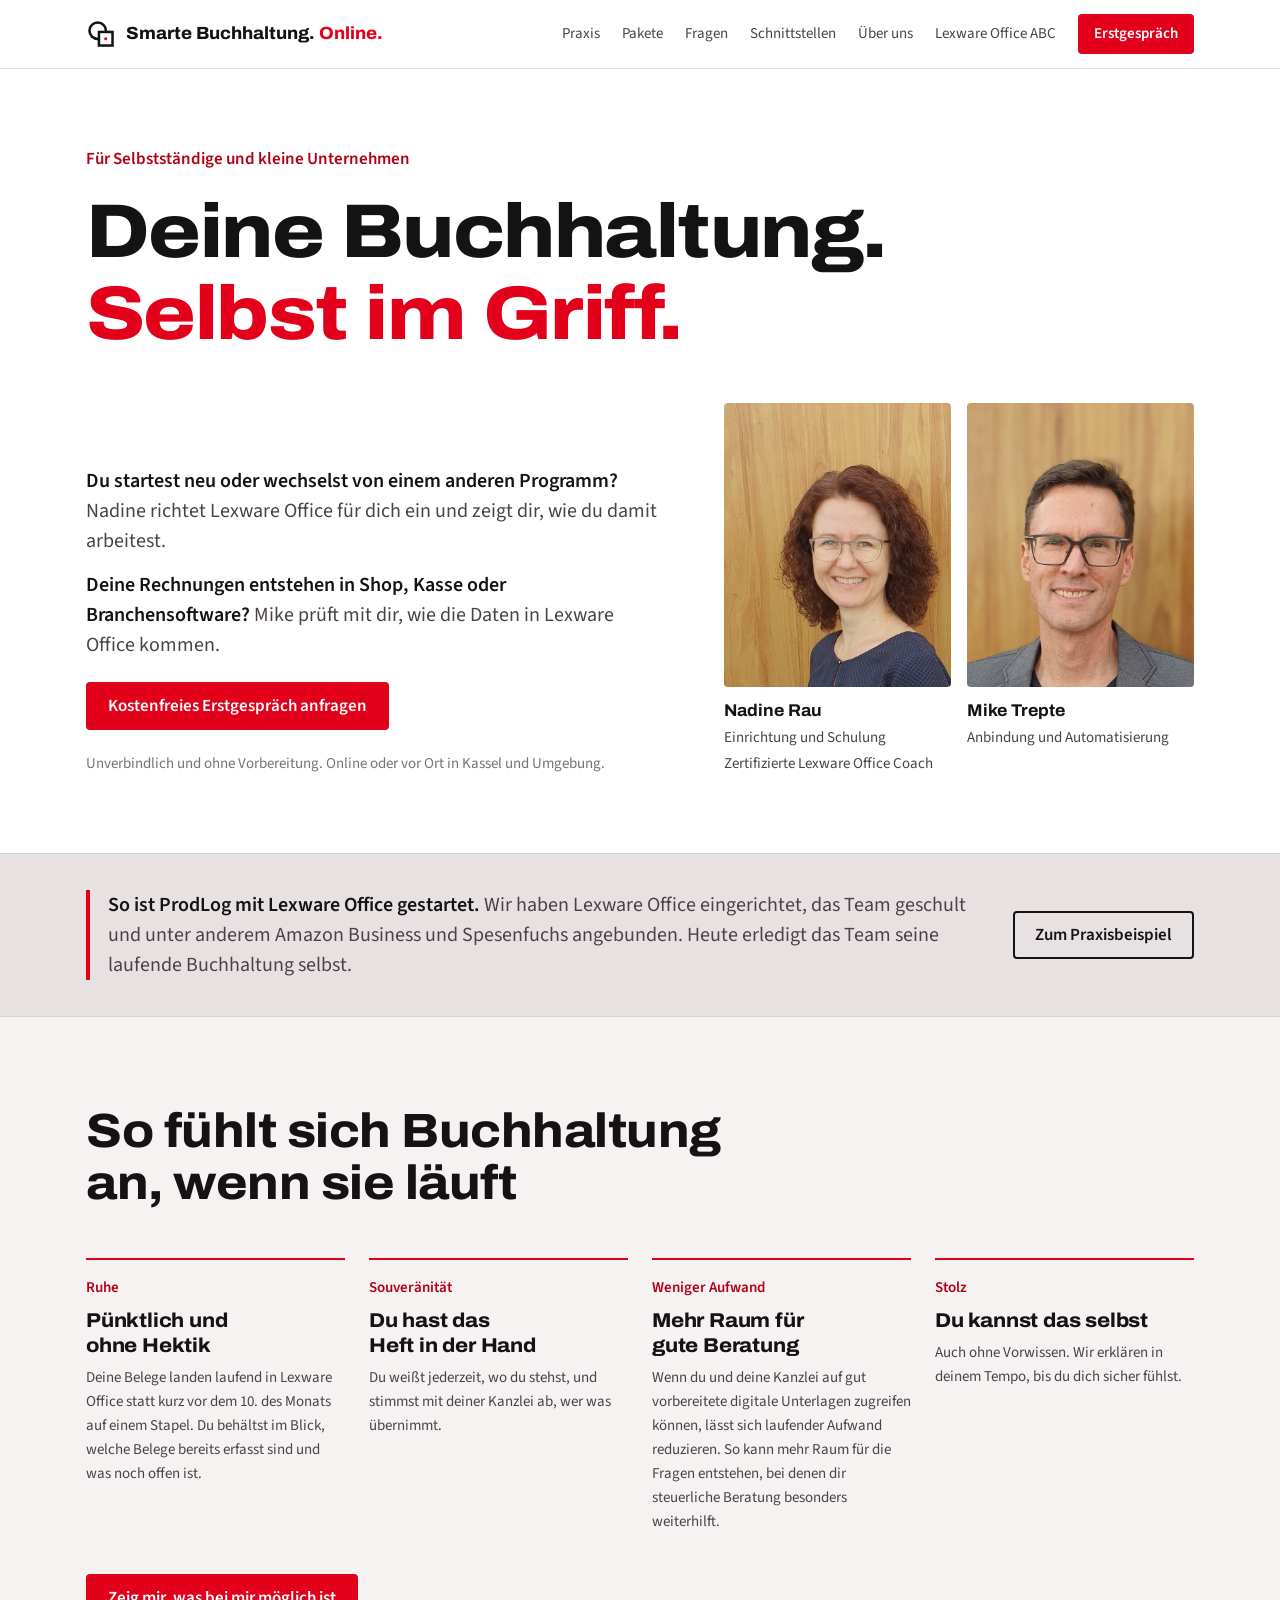
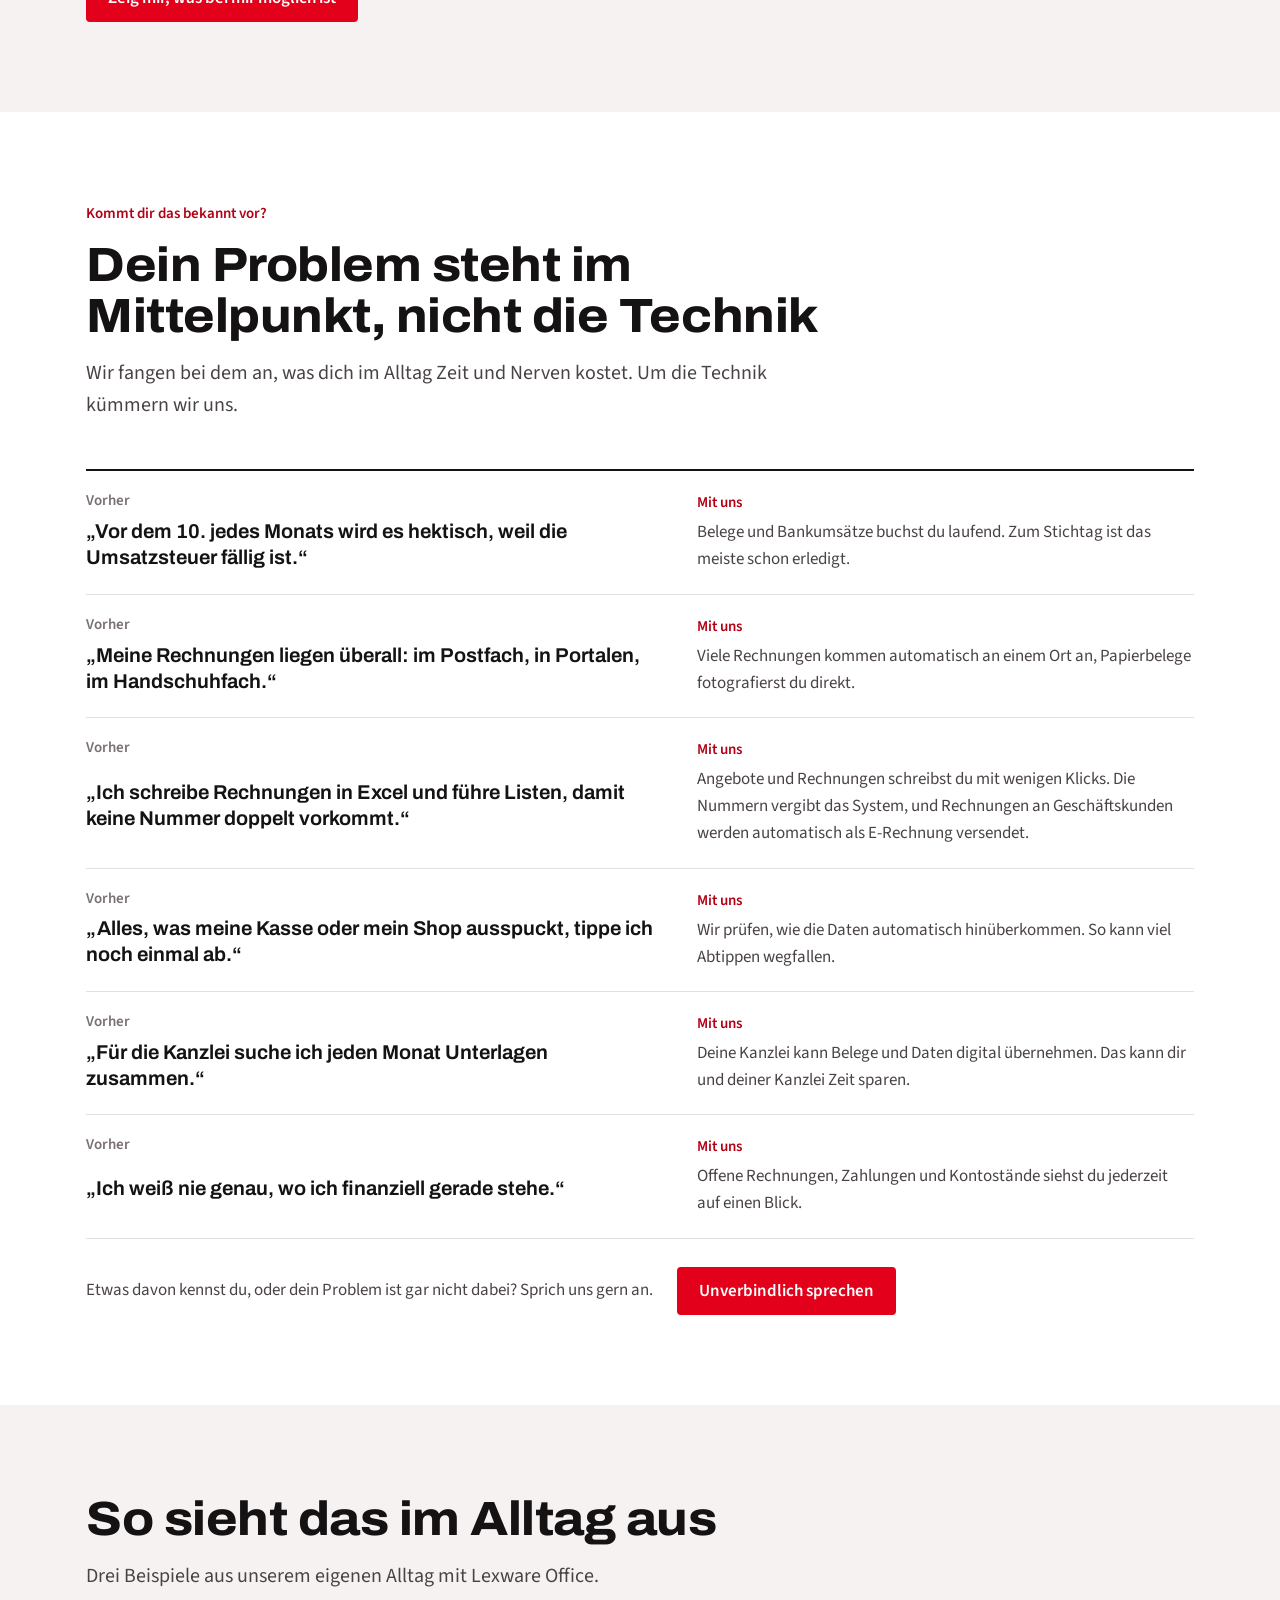
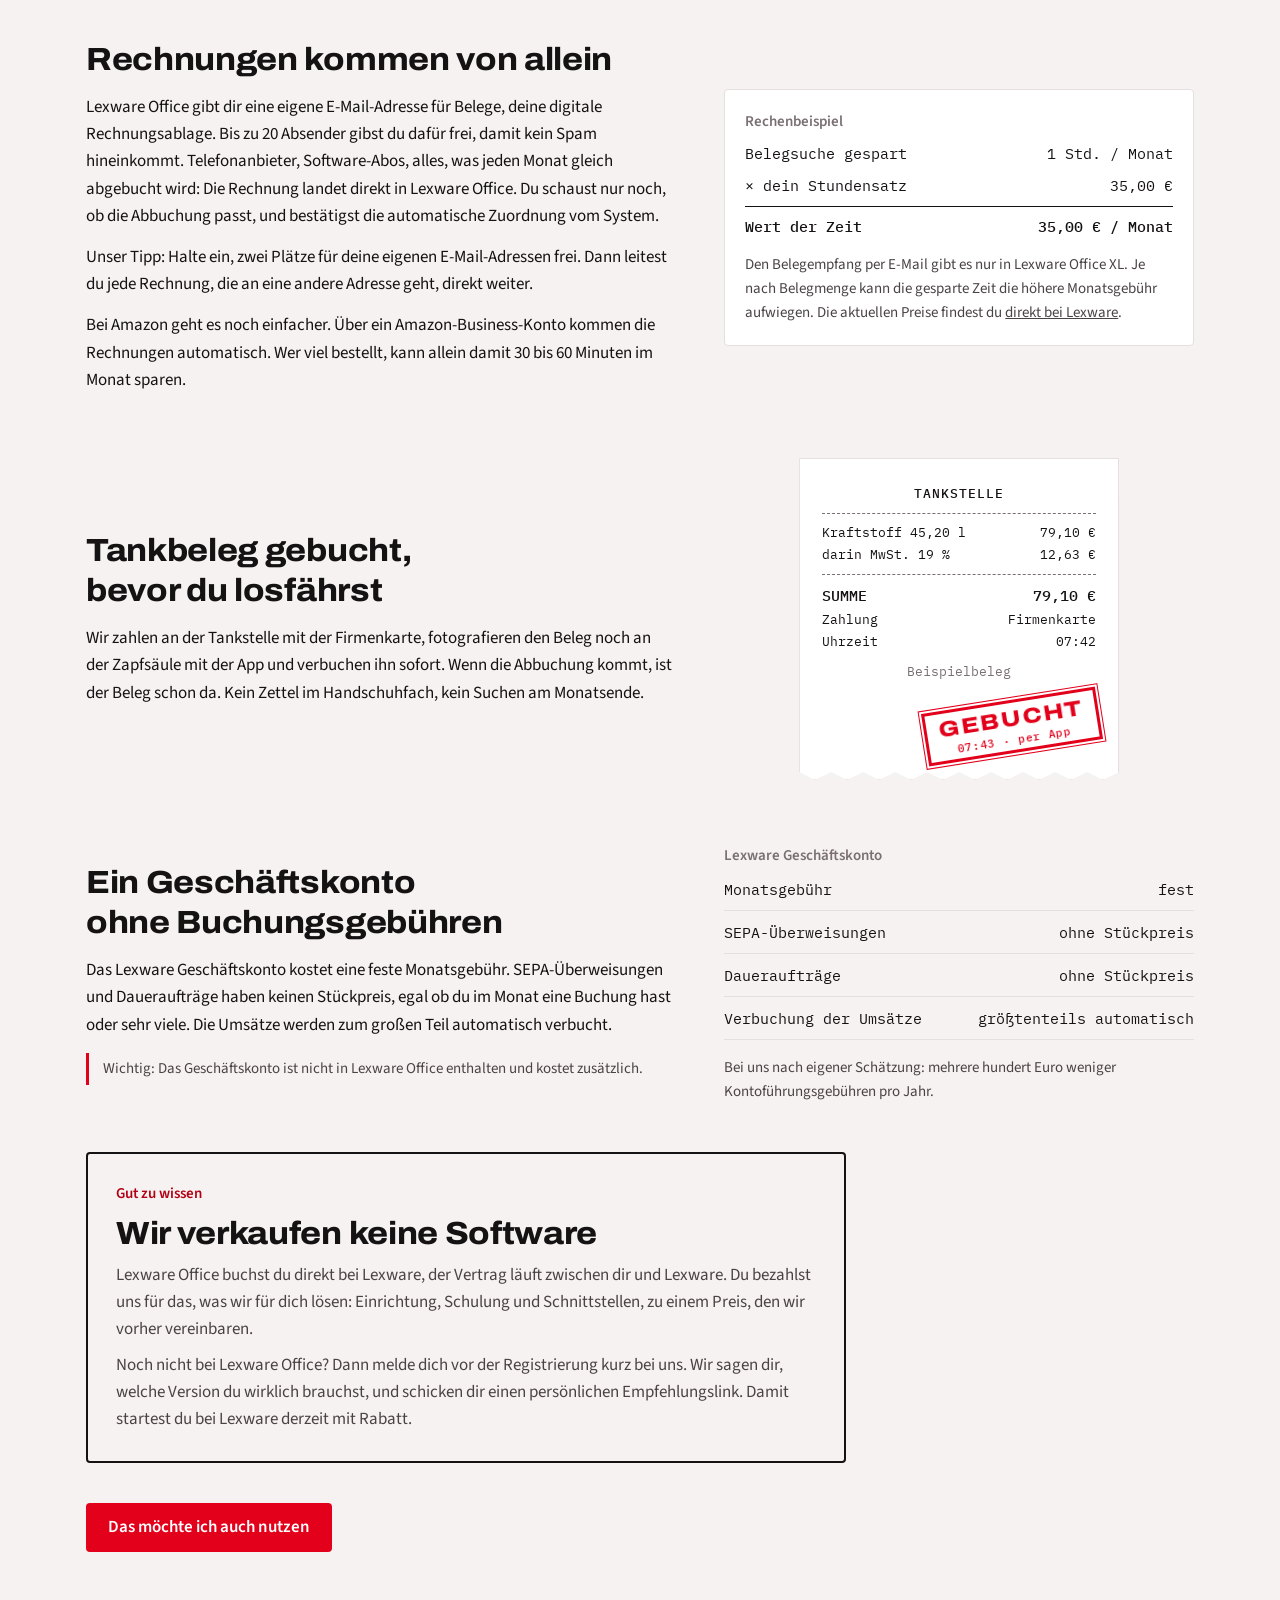
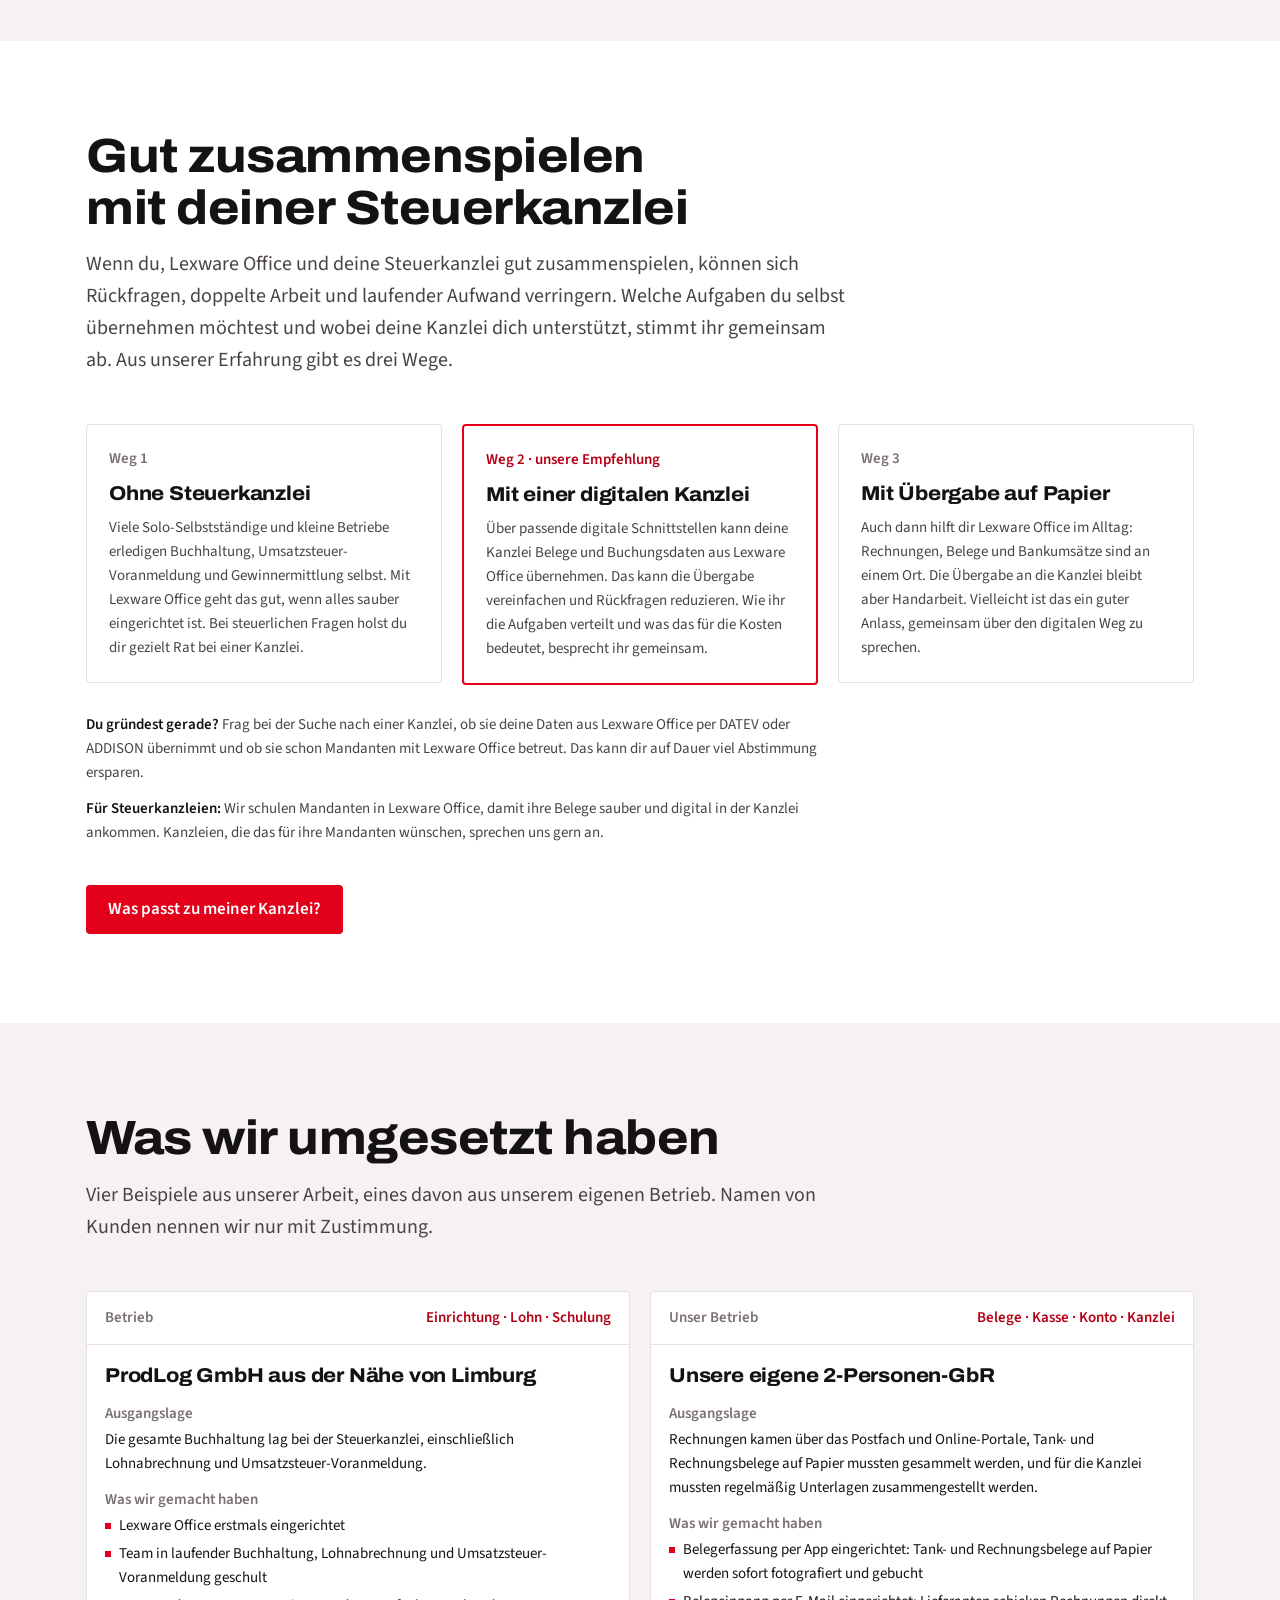
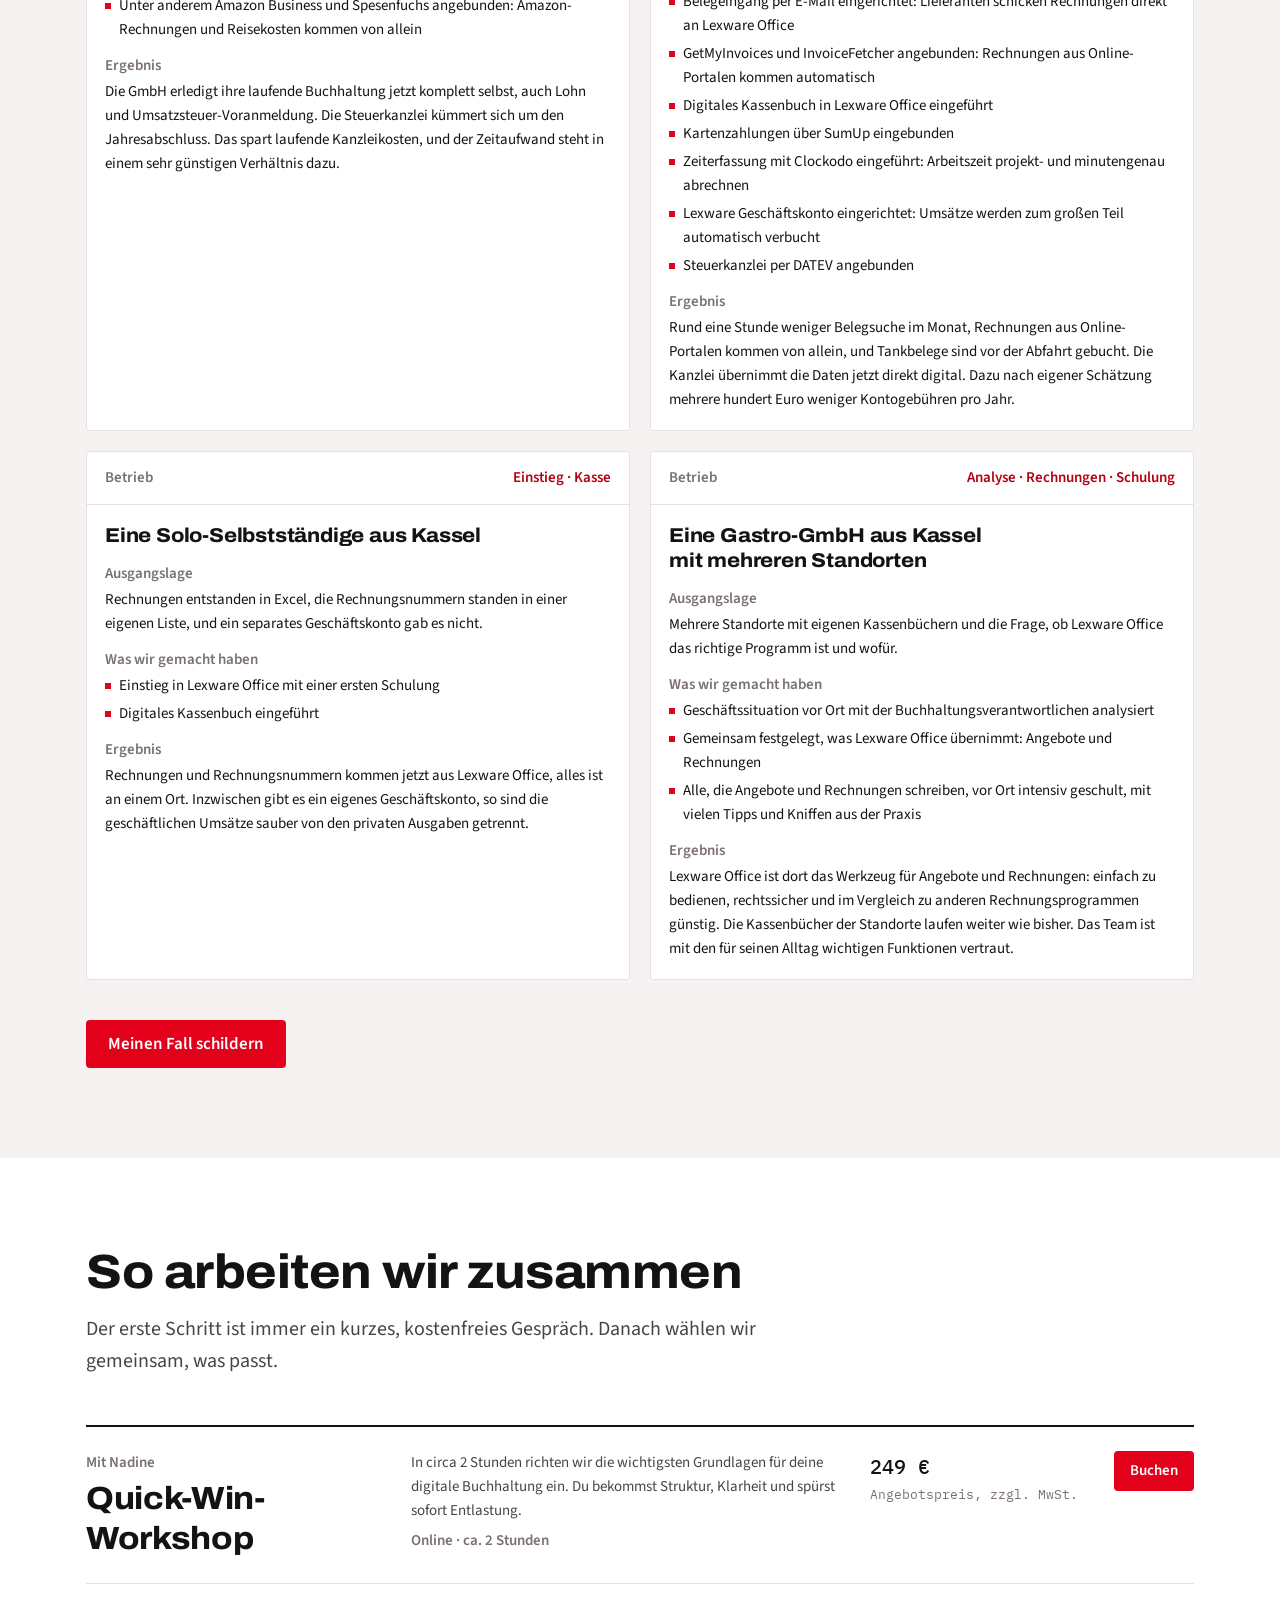
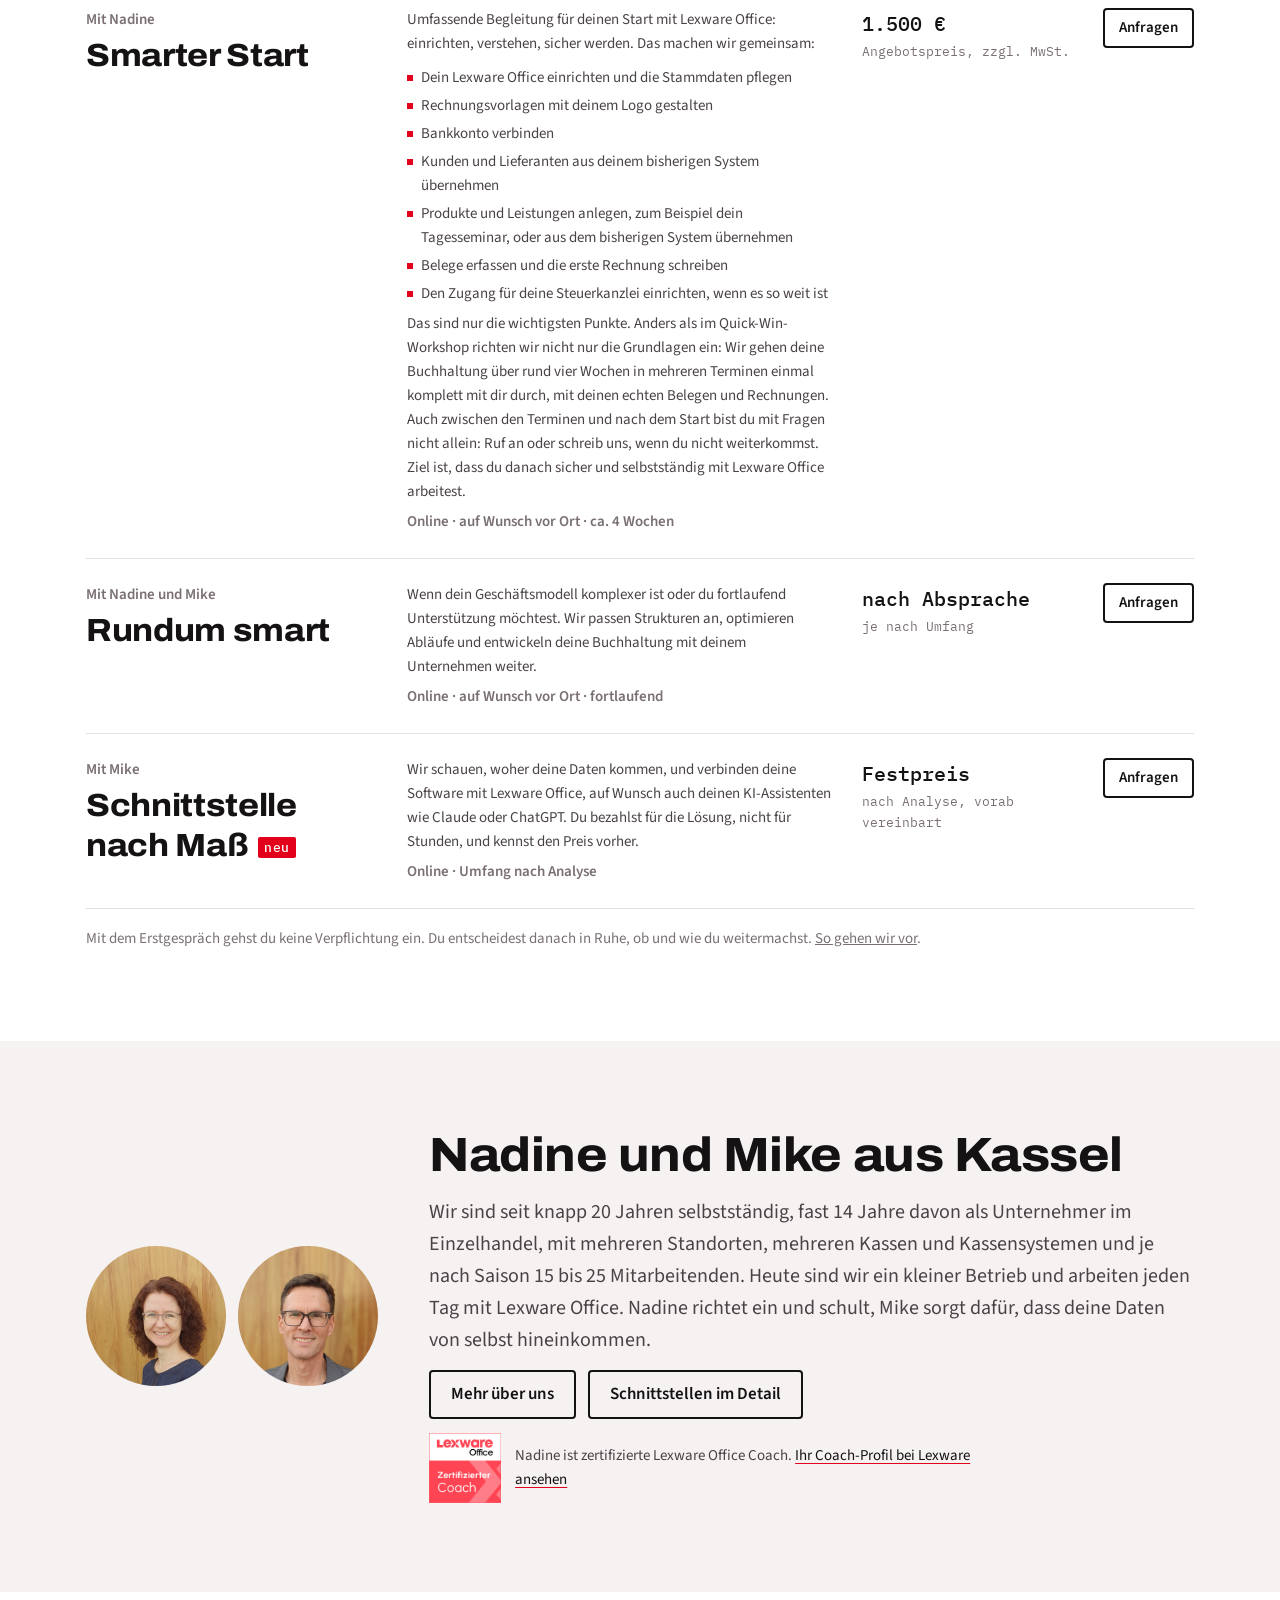
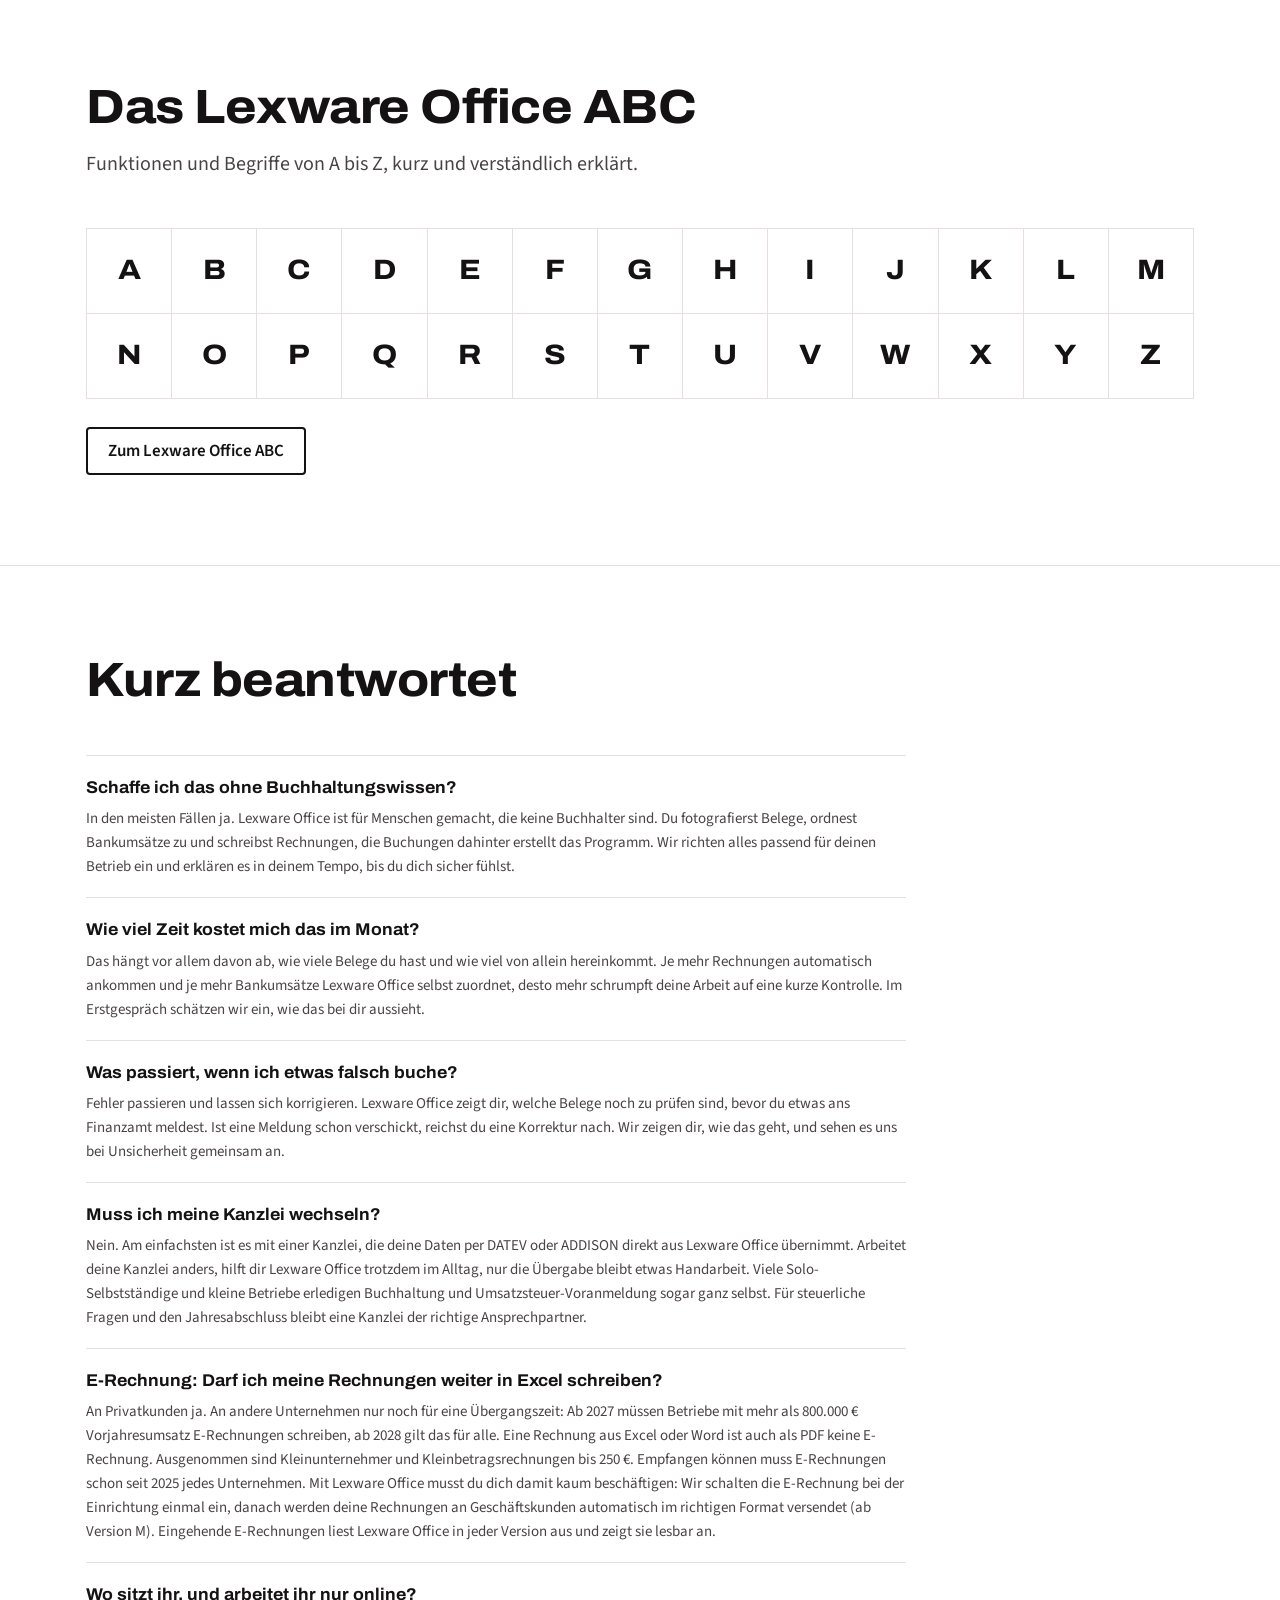
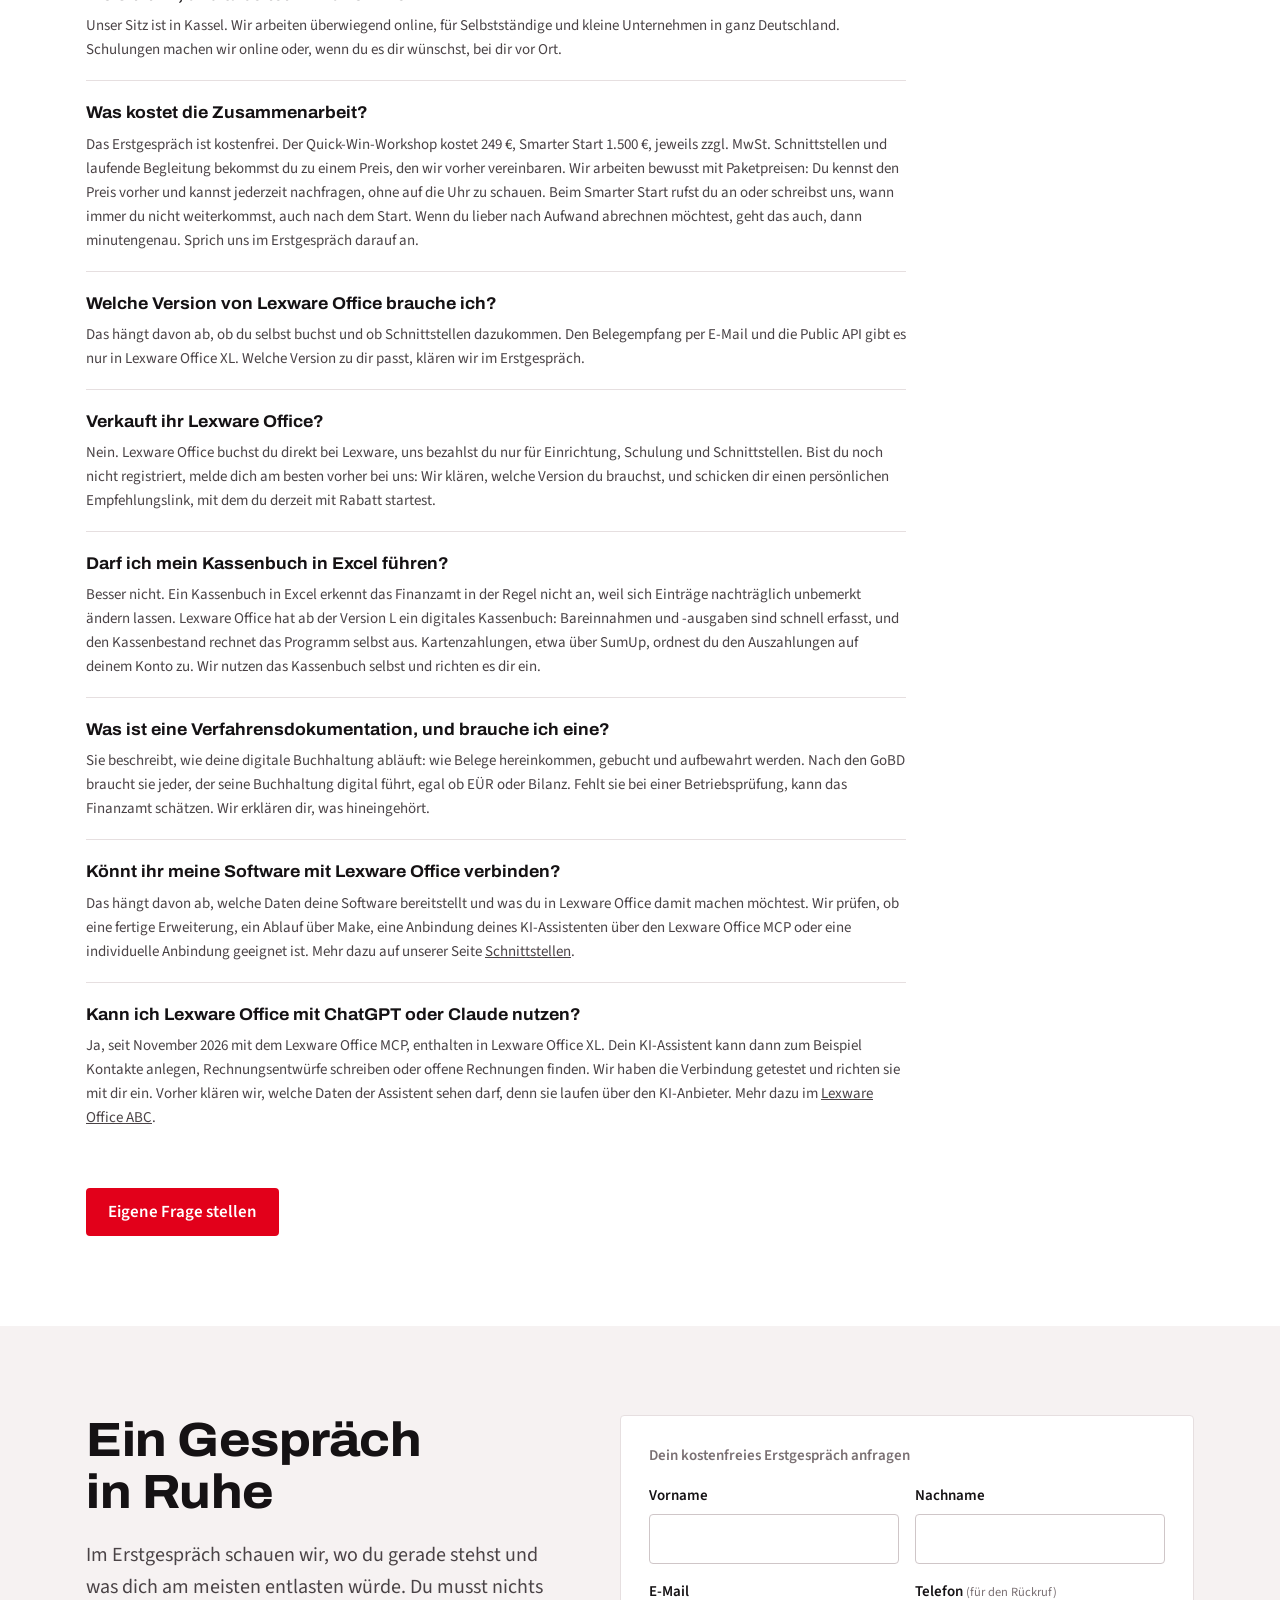
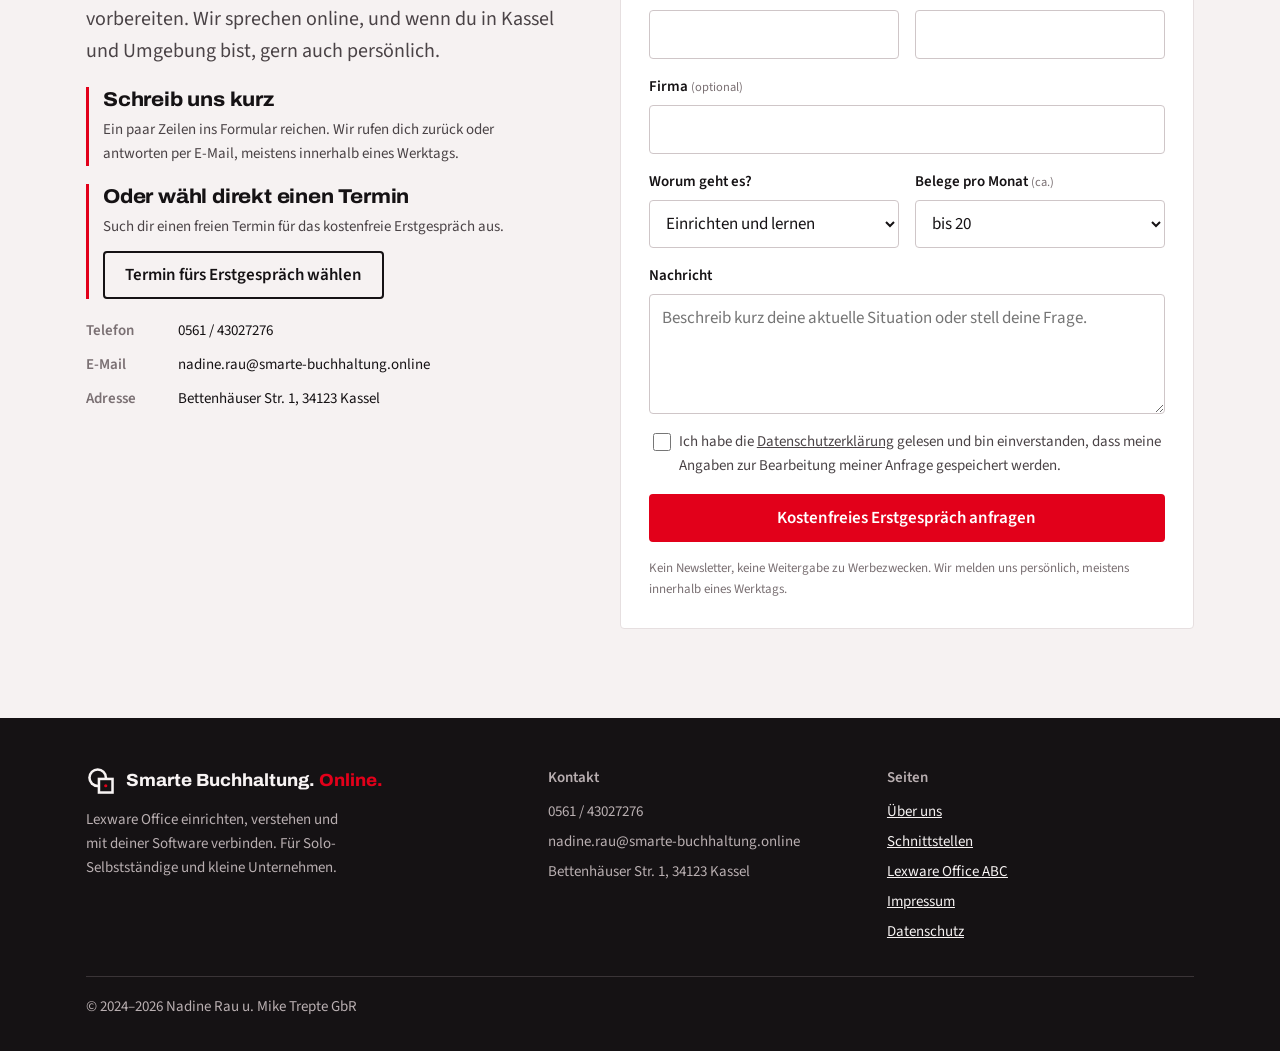
<file: index.html>
<!doctype html>
<html lang="de">
<head>
<meta charset="utf-8">
<meta name="viewport" content="width=device-width, initial-scale=1, viewport-fit=cover">
<title>Lexware Office einrichten lassen | Smarte Buchhaltung Kassel</title>
<meta name="claude:viewport-fit-sides" content="cover">
<meta name="description" content="Zertifizierte Lexware Office Coach aus Kassel: Wir richten Lexware Office für dich ein, schulen dich online oder vor Ort und verbinden deine Software. Kostenfreies Erstgespräch.">
<meta name="author" content="Nadine Rau und Mike Trepte">
<link rel="canonical" href="https://smarte-buchhaltung.online/">
<link rel="icon" type="image/svg+xml" href="favicon.svg">
<meta property="og:type" content="website">
<meta property="og:url" content="https://smarte-buchhaltung.online/">
<meta property="og:title" content="Lexware Office einrichten lassen | Smarte Buchhaltung Kassel">
<meta property="og:description" content="Zertifizierte Lexware Office Coach aus Kassel: Wir richten Lexware Office für dich ein, schulen dich online oder vor Ort und verbinden deine Software.">
<meta property="og:locale" content="de_DE">
<link rel="preload" href="fonts/archivo-latin-wdth-normal.woff2" as="font" type="font/woff2" crossorigin>
<link rel="stylesheet" href="css/site.css">
<script type="application/ld+json">
{
  "@context": "https://schema.org",
  "@type": "ProfessionalService",
  "@id": "https://smarte-buchhaltung.online/#business",
  "name": "Smarte Buchhaltung Online",
  "legalName": "Nadine Rau u. Mike Trepte GbR",
  "description": "Einrichtung, Schulung und Schnittstellen für Lexware Office. Für Solo-Selbstständige und kleine Unternehmen. Sitz in Kassel, Arbeit überwiegend online in ganz Deutschland, Schulungen auf Wunsch vor Ort.",
  "url": "https://smarte-buchhaltung.online/",
  "logo": "https://smarte-buchhaltung.online/favicon.svg",
  "image": "https://smarte-buchhaltung.online/img/nadine.jpg",
  "telephone": "+49-561-43027276",
  "email": "nadine.rau@smarte-buchhaltung.online",
  "address": {
    "@type": "PostalAddress",
    "streetAddress": "Bettenhäuser Str. 1",
    "postalCode": "34123",
    "addressLocality": "Kassel",
    "addressRegion": "Hessen",
    "addressCountry": "DE"
  },
  "geo": {
    "@type": "GeoCoordinates",
    "latitude": 51.3127,
    "longitude": 9.4797
  },
  "areaServed": [
    {
      "@type": "City",
      "name": "Kassel"
    },
    {
      "@type": "Country",
      "name": "Deutschland"
    }
  ],
  "availableLanguage": "de",
  "knowsAbout": [
    "Lexware Office",
    "Lexware Office Einrichtung",
    "Lexware Office Schulung",
    "Lexware Public API",
    "Lexware Office MCP",
    "make.com",
    "Boost.space",
    "DATEV-Schnittstelle",
    "ADDISON",
    "GoBD",
    "Verfahrensdokumentation",
    "Umsatzsteuer-Voranmeldung",
    "Lohnabrechnung",
    "E-Rechnung",
    "GetMyInvoices",
    "Clockodo",
    "Amazon Business"
  ],
  "founder": [
    {
      "@type": "Person",
      "name": "Nadine Rau",
      "jobTitle": "Lexware Office Coach (zertifiziert)",
      "hasCredential": {
        "@type": "EducationalOccupationalCredential",
        "name": "Zertifizierter Coach für Lexware Office",
        "recognizedBy": { "@type": "Organization", "name": "Lexware", "url": "https://www.lexware.de/" }
      },
      "sameAs": ["https://coaches.lexware.de/coach/nadine-rau/"],
      "image": "https://smarte-buchhaltung.online/img/nadine.jpg"
    },
    {
      "@type": "Person",
      "name": "Mike Trepte",
      "jobTitle": "Integrations- und Automatisierungsexperte",
      "image": "https://smarte-buchhaltung.online/img/mike.jpg"
    }
  ],
  "hasOfferCatalog": {
    "@type": "OfferCatalog",
    "name": "Leistungen rund um Lexware Office",
    "itemListElement": [
      {
        "@type": "Offer",
        "name": "Quick-Win-Workshop",
        "description": "In ca. 2 Stunden die wichtigsten Grundlagen in Lexware Office einrichten. Online.",
        "priceSpecification": {
          "@type": "PriceSpecification",
          "price": "249",
          "priceCurrency": "EUR",
          "valueAddedTaxIncluded": false
        }
      },
      {
        "@type": "Offer",
        "name": "Smarter Start",
        "description": "Rund vier Wochen Begleitung: Lexware Office einrichten, Stammdaten pflegen, Rechnungsvorlagen, Bankkonto verbinden, Kunden, Lieferanten und Artikel übernehmen, erste Belege und Rechnungen, Zugang für die Steuerkanzlei. Online, auf Wunsch vor Ort.",
        "priceSpecification": {
          "@type": "PriceSpecification",
          "price": "1500",
          "priceCurrency": "EUR",
          "valueAddedTaxIncluded": false
        }
      },
      {
        "@type": "Offer",
        "name": "Rundum smart",
        "description": "Individuelle, laufende Begleitung für komplexere Geschäftsmodelle."
      },
      {
        "@type": "Offer",
        "name": "Schnittstelle nach Maß",
        "description": "Anbindung eigener Software an Lexware Office über Erweiterungen, make.com oder die Public API sowie Anbindung von KI-Assistenten wie Claude oder ChatGPT über den Lexware Office MCP. Festpreis nach Analyse."
      }
    ]
  }
}
</script>
<script type="application/ld+json">
{
  "@context": "https://schema.org",
  "@type": "FAQPage",
  "mainEntity": [
    {
      "@type": "Question",
      "name": "Schaffe ich das ohne Buchhaltungswissen?",
      "acceptedAnswer": {
        "@type": "Answer",
        "text": "In den meisten Fällen ja. Lexware Office ist für Menschen gemacht, die keine Buchhalter sind. Du fotografierst Belege, ordnest Bankumsätze zu und schreibst Rechnungen, die Buchungen dahinter erstellt das Programm. Wir richten alles passend für deinen Betrieb ein und erklären es in deinem Tempo, bis du dich sicher fühlst."
      }
    },
    {
      "@type": "Question",
      "name": "Wie viel Zeit kostet mich das im Monat?",
      "acceptedAnswer": {
        "@type": "Answer",
        "text": "Das hängt vor allem davon ab, wie viele Belege du hast und wie viel von allein hereinkommt. Je mehr Rechnungen automatisch ankommen und je mehr Bankumsätze Lexware Office selbst zuordnet, desto mehr schrumpft deine Arbeit auf eine kurze Kontrolle. Im Erstgespräch schätzen wir ein, wie das bei dir aussieht."
      }
    },
    {
      "@type": "Question",
      "name": "Was passiert, wenn ich etwas falsch buche?",
      "acceptedAnswer": {
        "@type": "Answer",
        "text": "Fehler passieren und lassen sich korrigieren. Lexware Office zeigt dir, welche Belege noch zu prüfen sind, bevor du etwas ans Finanzamt meldest. Ist eine Meldung schon verschickt, reichst du eine Korrektur nach. Wir zeigen dir, wie das geht, und sehen es uns bei Unsicherheit gemeinsam an."
      }
    },
    {
      "@type": "Question",
      "name": "Muss ich meine Kanzlei wechseln?",
      "acceptedAnswer": {
        "@type": "Answer",
        "text": "Nein. Am einfachsten ist es mit einer Kanzlei, die deine Daten per DATEV oder ADDISON direkt aus Lexware Office übernimmt. Arbeitet deine Kanzlei anders, hilft dir Lexware Office trotzdem im Alltag, nur die Übergabe bleibt etwas Handarbeit. Viele Solo-Selbstständige und kleine Betriebe erledigen Buchhaltung und Umsatzsteuer-Voranmeldung sogar ganz selbst. Für steuerliche Fragen und den Jahresabschluss bleibt eine Kanzlei der richtige Ansprechpartner."
      }
    },
    {
      "@type": "Question",
      "name": "E-Rechnung: Darf ich meine Rechnungen weiter in Excel schreiben?",
      "acceptedAnswer": {
        "@type": "Answer",
        "text": "An Privatkunden ja. An andere Unternehmen nur noch für eine Übergangszeit: Ab 2027 müssen Betriebe mit mehr als 800.000 € Vorjahresumsatz E-Rechnungen schreiben, ab 2028 gilt das für alle. Eine Rechnung aus Excel oder Word ist auch als PDF keine E-Rechnung. Ausgenommen sind Kleinunternehmer und Kleinbetragsrechnungen bis 250 €. Empfangen können muss E-Rechnungen schon seit 2025 jedes Unternehmen. Mit Lexware Office musst du dich damit kaum beschäftigen: Wir schalten die E-Rechnung bei der Einrichtung einmal ein, danach werden deine Rechnungen an Geschäftskunden automatisch im richtigen Format versendet (ab Version M). Eingehende E-Rechnungen liest Lexware Office in jeder Version aus und zeigt sie lesbar an."
      }
    },
    {
      "@type": "Question",
      "name": "Wo sitzt ihr, und arbeitet ihr nur online?",
      "acceptedAnswer": {
        "@type": "Answer",
        "text": "Unser Sitz ist in Kassel. Wir arbeiten überwiegend online, für Selbstständige und kleine Unternehmen in ganz Deutschland. Schulungen machen wir online oder, wenn du es dir wünschst, bei dir vor Ort."
      }
    },
    {
      "@type": "Question",
      "name": "Was kostet die Zusammenarbeit?",
      "acceptedAnswer": {
        "@type": "Answer",
        "text": "Das Erstgespräch ist kostenfrei. Der Quick-Win-Workshop kostet 249 €, Smarter Start 1.500 €, jeweils zzgl. MwSt. Schnittstellen und laufende Begleitung bekommst du zu einem Preis, den wir vorher vereinbaren. Wir arbeiten bewusst mit Paketpreisen: Du kennst den Preis vorher und kannst jederzeit nachfragen, ohne auf die Uhr zu schauen. Beim Smarter Start rufst du an oder schreibst uns, wann immer du nicht weiterkommst, auch nach dem Start. Wenn du lieber nach Aufwand abrechnen möchtest, geht das auch, dann minutengenau. Sprich uns im Erstgespräch darauf an."
      }
    },
    {
      "@type": "Question",
      "name": "Welche Version von Lexware Office brauche ich?",
      "acceptedAnswer": {
        "@type": "Answer",
        "text": "Das hängt davon ab, ob du selbst buchst und ob Schnittstellen dazukommen. Den Belegempfang per E-Mail und die Public API gibt es nur in Lexware Office XL. Welche Version zu dir passt, klären wir im Erstgespräch."
      }
    },
    {
      "@type": "Question",
      "name": "Verkauft ihr Lexware Office?",
      "acceptedAnswer": {
        "@type": "Answer",
        "text": "Nein. Lexware Office buchst du direkt bei Lexware, uns bezahlst du nur für Einrichtung, Schulung und Schnittstellen. Bist du noch nicht registriert, melde dich am besten vorher bei uns: Wir klären, welche Version du brauchst, und schicken dir einen persönlichen Empfehlungslink, mit dem du derzeit mit Rabatt startest."
      }
    },
    {
      "@type": "Question",
      "name": "Darf ich mein Kassenbuch in Excel führen?",
      "acceptedAnswer": {
        "@type": "Answer",
        "text": "Besser nicht. Ein Kassenbuch in Excel erkennt das Finanzamt in der Regel nicht an, weil sich Einträge nachträglich unbemerkt ändern lassen. Lexware Office hat ab der Version L ein digitales Kassenbuch: Bareinnahmen und -ausgaben sind schnell erfasst, und den Kassenbestand rechnet das Programm selbst aus. Kartenzahlungen, etwa über SumUp, ordnest du den Auszahlungen auf deinem Konto zu. Wir nutzen das Kassenbuch selbst und richten es dir ein."
      }
    },
    {
      "@type": "Question",
      "name": "Was ist eine Verfahrensdokumentation, und brauche ich eine?",
      "acceptedAnswer": {
        "@type": "Answer",
        "text": "Sie beschreibt, wie deine digitale Buchhaltung abläuft: wie Belege hereinkommen, gebucht und aufbewahrt werden. Nach den GoBD braucht sie jeder, der seine Buchhaltung digital führt, egal ob EÜR oder Bilanz. Fehlt sie bei einer Betriebsprüfung, kann das Finanzamt schätzen. Wir erklären dir, was hineingehört."
      }
    },
    {
      "@type": "Question",
      "name": "Könnt ihr meine Software mit Lexware Office verbinden?",
      "acceptedAnswer": {
        "@type": "Answer",
        "text": "Das hängt davon ab, welche Daten deine Software bereitstellt und was du in Lexware Office damit machen möchtest. Wir prüfen, ob eine fertige Erweiterung, ein Ablauf über Make, eine Anbindung deines KI-Assistenten über den Lexware Office MCP oder eine individuelle Anbindung geeignet ist. Mehr dazu auf unserer Seite Schnittstellen."
      }
    },
    {
      "@type": "Question",
      "name": "Kann ich Lexware Office mit ChatGPT oder Claude nutzen?",
      "acceptedAnswer": {
        "@type": "Answer",
        "text": "Ja, seit November 2026 mit dem Lexware Office MCP, enthalten in Lexware Office XL. Dein KI-Assistent kann dann zum Beispiel Kontakte anlegen, Rechnungsentwürfe schreiben oder offene Rechnungen finden. Wir haben die Verbindung getestet und richten sie mit dir ein. Vorher klären wir, welche Daten der Assistent sehen darf, denn sie laufen über den KI-Anbieter. Mehr dazu im Lexware Office ABC."
      }
    }
  ]
}
</script>
</head>
<body>

<header class="site-header">
  <div class="wrap">
    <a class="brand" href="./" aria-label="Smarte Buchhaltung Online, zur Startseite">
      <svg viewBox="-7 -7 95 95" aria-hidden="true"><circle class="logo-ink" cx="30" cy="30" r="30"/><circle class="logo-paper" cx="30" cy="30" r="22"/><rect class="logo-ink" x="30" y="30" width="51" height="51"/><rect class="logo-paper" x="38" y="38" width="35" height="35"/><circle class="logo-red" cx="55.5" cy="55.5" r="5"/></svg>
      <span>Smarte Buchhaltung. <span class="red">Online.</span></span>
    </a>
    <button class="menu-btn" type="button" id="menu-btn" aria-expanded="false" aria-controls="nav">Menü</button>
    <nav class="nav" id="nav" aria-label="Hauptnavigation">
      <a href="#praxis">Praxis</a>
      <a href="#pakete">Pakete</a>
      <a href="#fragen">Fragen</a>
      <a href="schnittstellen.html">Schnittstellen</a>
      <a href="ueber-uns.html">Über uns</a>
      <a href="lexware-abc.html">Lexware Office ABC</a>
      <a class="btn btn--sm" href="#kontakt">Erstgespräch</a>
    </nav>
  </div>
</header>

<main>

  <section class="hero">
    <div class="wrap hero-title">
      <p class="label label--red">Für Selbstständige und kleine Unternehmen</p>
      <h1>Deine Buchhaltung. <span class="red">Selbst im Griff.</span></h1>
    </div>
    <div class="wrap hero-grid">
      <div class="hero-copy">
        <div class="hero-paths">
          <p><strong>Du startest neu oder wechselst von einem anderen Programm?</strong> Nadine richtet Lexware Office für dich ein und zeigt dir, wie du damit arbeitest.</p>
          <p><strong>Deine Rechnungen entstehen in Shop, Kasse oder Branchensoftware?</strong> Mike prüft mit dir, wie die Daten in Lexware Office kommen.</p>
        </div>
        <div class="btns">
          <a class="btn" href="#kontakt">Kostenfreies Erstgespräch anfragen</a>
        </div>
        <p class="hero-note">Unverbindlich und ohne Vorbereitung. Online oder vor Ort in Kassel und Umgebung.</p>
      </div>
      <div class="duo">
        <figure class="person">
          <div class="person-photo"><img src="img/nadine.jpg" width="800" height="800" alt="Nadine Rau"></div>
          <figcaption><span class="person-name">Nadine Rau</span><span class="person-role">Einrichtung und Schulung</span><span class="person-role">Zertifizierte Lexware Office Coach</span></figcaption>
        </figure>
        <figure class="person">
          <div class="person-photo"><img src="img/mike.jpg" width="800" height="800" alt="Mike Trepte"></div>
          <figcaption><span class="person-name">Mike Trepte</span><span class="person-role">Anbindung und Automatisierung</span></figcaption>
        </figure>
      </div>
    </div>
  </section>

  <section class="hero-proof" aria-label="Praxisbeispiel">
    <div class="wrap">
      <p class="proof-text"><strong>So ist ProdLog mit Lexware Office gestartet.</strong> Wir haben Lexware Office eingerichtet, das Team geschult und unter anderem Amazon Business und Spesenfuchs angebunden. Heute erledigt das Team seine laufende Buchhaltung selbst.</p>
      <a class="btn btn--ghost" href="#praxis">Zum Praxisbeispiel</a>
    </div>
  </section>

  <section class="section section--tint" id="nutzen">
    <div class="wrap">
      <div class="section-head">
        <h2>So fühlt sich Buchhaltung an, wenn sie läuft</h2>
      </div>
      <div class="gains">
        <article class="gain">
          <span class="label label--red">Ruhe</span>
          <h3>Pünktlich und ohne Hektik</h3>
          <p>Deine Belege landen laufend in Lexware Office statt kurz vor dem 10. des Monats auf einem Stapel. Du behältst im Blick, welche Belege bereits erfasst sind und was noch offen ist.</p>
        </article>
        <article class="gain">
          <span class="label label--red">Souveränität</span>
          <h3>Du hast das Heft in der Hand</h3>
          <p>Du weißt jederzeit, wo du stehst, und stimmst mit deiner Kanzlei ab, wer was übernimmt.</p>
        </article>
        <article class="gain">
          <span class="label label--red">Weniger Aufwand</span>
          <h3>Mehr Raum für gute Beratung</h3>
          <p>Wenn du und deine Kanzlei auf gut vorbereitete digitale Unterlagen zugreifen können, lässt sich laufender Aufwand reduzieren. So kann mehr Raum für die Fragen entstehen, bei denen dir steuerliche Beratung besonders weiterhilft.</p>
        </article>
        <article class="gain">
          <span class="label label--red">Stolz</span>
          <h3>Du kannst das selbst</h3>
          <p>Auch ohne Vorwissen. Wir erklären in deinem Tempo, bis du dich sicher fühlst.</p>
        </article>
      </div>
      <div class="section-cta"><a class="btn" href="#kontakt">Zeig mir, was bei mir möglich ist</a></div>
    </div>
  </section>

  <section class="section" id="probleme">
    <div class="wrap">
      <div class="section-head">
        <p class="label label--red">Kommt dir das bekannt vor?</p>
        <h2>Dein Problem steht im Mittelpunkt, nicht die Technik</h2>
        <p class="lead">Wir fangen bei dem an, was dich im Alltag Zeit und Nerven kostet. Um die Technik kümmern wir uns.</p>
      </div>
      <ul class="problems">
        <li class="problem">
          <p class="problem-before"><span class="label">Vorher</span>„Vor dem 10. jedes Monats wird es hektisch, weil die Umsatzsteuer fällig ist.“</p>
          <p class="problem-after"><span class="label label--red">Mit uns</span>Belege und Bankumsätze buchst du laufend. Zum Stichtag ist das meiste schon erledigt.</p>
        </li>
        <li class="problem">
          <p class="problem-before"><span class="label">Vorher</span>„Meine Rechnungen liegen überall: im Postfach, in Portalen, im Handschuhfach.“</p>
          <p class="problem-after"><span class="label label--red">Mit uns</span>Viele Rechnungen kommen automatisch an einem Ort an, Papierbelege fotografierst du direkt.</p>
        </li>
        <li class="problem">
          <p class="problem-before"><span class="label">Vorher</span>„Ich schreibe Rechnungen in Excel und führe Listen, damit keine Nummer doppelt vorkommt.“</p>
          <p class="problem-after"><span class="label label--red">Mit uns</span>Angebote und Rechnungen schreibst du mit wenigen Klicks. Die Nummern vergibt das System, und Rechnungen an Geschäftskunden werden automatisch als E-Rechnung versendet.</p>
        </li>
        <li class="problem">
          <p class="problem-before"><span class="label">Vorher</span>„Alles, was meine Kasse oder mein Shop ausspuckt, tippe ich noch einmal ab.“</p>
          <p class="problem-after"><span class="label label--red">Mit uns</span>Wir prüfen, wie die Daten automatisch hinüberkommen. So kann viel Abtippen wegfallen.</p>
        </li>
        <li class="problem">
          <p class="problem-before"><span class="label">Vorher</span>„Für die Kanzlei suche ich jeden Monat Unterlagen zusammen.“</p>
          <p class="problem-after"><span class="label label--red">Mit uns</span>Deine Kanzlei kann Belege und Daten digital übernehmen. Das kann dir und deiner Kanzlei Zeit sparen.</p>
        </li>
        <li class="problem">
          <p class="problem-before"><span class="label">Vorher</span>„Ich weiß nie genau, wo ich finanziell gerade stehe.“</p>
          <p class="problem-after"><span class="label label--red">Mit uns</span>Offene Rechnungen, Zahlungen und Kontostände siehst du jederzeit auf einen Blick.</p>
        </li>
      </ul>
      <div class="problems-cta">
        <p>Etwas davon kennst du, oder dein Problem ist gar nicht dabei? Sprich uns gern an.</p>
        <a class="btn" href="#kontakt">Unverbindlich sprechen</a>
      </div>
    </div>
  </section>

  <section class="section section--tint" id="lexware">
    <div class="wrap">
      <div class="section-head">
        <h2>So sieht das im Alltag aus</h2>
        <p class="lead">Drei Beispiele aus unserem eigenen Alltag mit Lexware Office.</p>
      </div>

      <div class="examples">
        <article class="example">
          <div class="example-copy">
            <h3>Rechnungen kommen von allein</h3>
            <p>Lexware Office gibt dir eine eigene E-Mail-Adresse für Belege, deine digitale Rechnungsablage. Bis zu 20 Absender gibst du dafür frei, damit kein Spam hineinkommt. Telefonanbieter, Software-Abos, alles, was jeden Monat gleich abgebucht wird: Die Rechnung landet direkt in Lexware Office. Du schaust nur noch, ob die Abbuchung passt, und bestätigst die automatische Zuordnung vom System.</p>
            <p>Unser Tipp: Halte ein, zwei Plätze für deine eigenen E-Mail-Adressen frei. Dann leitest du jede Rechnung, die an eine andere Adresse geht, direkt weiter.</p>
            <p>Bei Amazon geht es noch einfacher. Über ein Amazon-Business-Konto kommen die Rechnungen automatisch. Wer viel bestellt, kann allein damit 30 bis 60 Minuten im Monat sparen.</p>
          </div>
          <div class="example-aside">
            <div class="calc" aria-label="Rechenbeispiel">
              <span class="label">Rechenbeispiel</span>
              <div class="calc-row"><span>Belegsuche gespart</span><span>1 Std. / Monat</span></div>
              <div class="calc-row"><span>× dein Stundensatz</span><span>35,00 €</span></div>
              <div class="calc-row calc-row--sum"><span>Wert der Zeit</span><span>35,00 € / Monat</span></div>
              <p class="calc-foot">Den Belegempfang per E-Mail gibt es nur in Lexware Office XL. Je nach Belegmenge kann die gesparte Zeit die höhere Monatsgebühr aufwiegen. Die aktuellen Preise findest du <a href="https://www.lexware.de/preise/" target="_blank" rel="noopener">direkt bei Lexware</a>.</p>
            </div>
          </div>
        </article>

        <article class="example">
          <div class="example-copy">
            <h3>Tankbeleg gebucht, bevor du losfährst</h3>
            <p>Wir zahlen an der Tankstelle mit der Firmenkarte, fotografieren den Beleg noch an der Zapfsäule mit der App und verbuchen ihn sofort. Wenn die Abbuchung kommt, ist der Beleg schon da. Kein Zettel im Handschuhfach, kein Suchen am Monatsende.</p>
          </div>
          <div class="example-aside">
            <div class="receipt" aria-label="Beispielbeleg einer Tankstelle, gestempelt als gebucht">
              <div class="receipt-title">TANKSTELLE</div>
              <div class="receipt-rule"></div>
              <div class="receipt-row"><span>Kraftstoff 45,20 l</span><span>79,10 €</span></div>
              <div class="receipt-row"><span>darin MwSt. 19 %</span><span>12,63 €</span></div>
              <div class="receipt-rule"></div>
              <div class="receipt-row receipt-total"><span>SUMME</span><span>79,10 €</span></div>
              <div class="receipt-row"><span>Zahlung</span><span>Firmenkarte</span></div>
              <div class="receipt-row"><span>Uhrzeit</span><span>07:42</span></div>
              <div class="receipt-sample">Beispielbeleg</div>
              <div class="stamp" aria-hidden="true">GEBUCHT<small>07:43 · per App</small></div>
            </div>
          </div>
        </article>

        <article class="example">
          <div class="example-copy">
            <h3>Ein Geschäftskonto ohne Buchungsgebühren</h3>
            <p>Das Lexware Geschäftskonto kostet eine feste Monatsgebühr. SEPA-Überweisungen und Daueraufträge haben keinen Stückpreis, egal ob du im Monat eine Buchung hast oder sehr viele. Die Umsätze werden zum großen Teil automatisch verbucht.</p>
            <p class="callout">Wichtig: Das Geschäftskonto ist nicht in Lexware Office enthalten und kostet zusätzlich.</p>
          </div>
          <div class="example-aside">
            <div class="prices">
              <span class="label">Lexware Geschäftskonto</span>
              <div class="price-line"><span>Monatsgebühr</span><span>fest</span></div>
              <div class="price-line"><span>SEPA-Überweisungen</span><span>ohne Stückpreis</span></div>
              <div class="price-line"><span>Daueraufträge</span><span>ohne Stückpreis</span></div>
              <div class="price-line"><span>Verbuchung der Umsätze</span><span>größtenteils automatisch</span></div>
              <p class="calc-foot">Bei uns nach eigener Schätzung: mehrere hundert Euro weniger Kontoführungsgebühren pro Jahr.</p>
            </div>
          </div>
        </article>
      </div>

      <aside class="notice">
        <span class="label label--red">Gut zu wissen</span>
        <h3>Wir verkaufen keine Software</h3>
        <p>Lexware Office buchst du direkt bei Lexware, der Vertrag läuft zwischen dir und Lexware. Du bezahlst uns für das, was wir für dich lösen: Einrichtung, Schulung und Schnittstellen, zu einem Preis, den wir vorher vereinbaren.</p>
        <p>Noch nicht bei Lexware Office? Dann melde dich vor der Registrierung kurz bei uns. Wir sagen dir, welche Version du wirklich brauchst, und schicken dir einen persönlichen Empfehlungslink. Damit startest du bei Lexware derzeit mit Rabatt.</p>
      </aside>
      <div class="section-cta"><a class="btn" href="#kontakt">Das möchte ich auch nutzen</a></div>
    </div>
  </section>

  <section class="section" id="steuerbuero">
    <div class="wrap">
      <div class="section-head">
        <h2>Gut zusammenspielen mit deiner Steuerkanzlei</h2>
        <p class="lead">Wenn du, Lexware Office und deine Steuerkanzlei gut zusammenspielen, können sich Rückfragen, doppelte Arbeit und laufender Aufwand verringern. Welche Aufgaben du selbst übernehmen möchtest und wobei deine Kanzlei dich unterstützt, stimmt ihr gemeinsam ab. Aus unserer Erfahrung gibt es drei Wege.</p>
      </div>
      <div class="paths">
        <article class="path">
          <span class="label">Weg 1</span>
          <h3>Ohne Steuerkanzlei</h3>
          <p>Viele Solo-Selbstständige und kleine Betriebe erledigen Buchhaltung, Umsatzsteuer-Voranmeldung und Gewinnermittlung selbst. Mit Lexware Office geht das gut, wenn alles sauber eingerichtet ist. Bei steuerlichen Fragen holst du dir gezielt Rat bei einer Kanzlei.</p>
        </article>
        <article class="path path--best">
          <span class="label label--red">Weg 2 · unsere Empfehlung</span>
          <h3>Mit einer digitalen Kanzlei</h3>
          <p>Über passende digitale Schnittstellen kann deine Kanzlei Belege und Buchungsdaten aus Lexware Office übernehmen. Das kann die Übergabe vereinfachen und Rückfragen reduzieren. Wie ihr die Aufgaben verteilt und was das für die Kosten bedeutet, besprecht ihr gemeinsam.</p>
        </article>
        <article class="path">
          <span class="label">Weg 3</span>
          <h3>Mit Übergabe auf Papier</h3>
          <p>Auch dann hilft dir Lexware Office im Alltag: Rechnungen, Belege und Bankumsätze sind an einem Ort. Die Übergabe an die Kanzlei bleibt aber Handarbeit. Vielleicht ist das ein guter Anlass, gemeinsam über den digitalen Weg zu sprechen.</p>
        </article>
      </div>
      <div class="tips">
        <p><strong>Du gründest gerade?</strong> Frag bei der Suche nach einer Kanzlei, ob sie deine Daten aus Lexware Office per DATEV oder ADDISON übernimmt und ob sie schon Mandanten mit Lexware Office betreut. Das kann dir auf Dauer viel Abstimmung ersparen.</p>
        <p><strong>Für Steuerkanzleien:</strong> Wir schulen Mandanten in Lexware Office, damit ihre Belege sauber und digital in der Kanzlei ankommen. Kanzleien, die das für ihre Mandanten wünschen, sprechen uns gern an.</p>
      </div>
      <div class="section-cta"><a class="btn" href="#kontakt">Was passt zu meiner Kanzlei?</a></div>
    </div>
  </section>

  <section class="section section--tint" id="praxis">
    <div class="wrap">
      <div class="section-head">
        <h2>Was wir umgesetzt haben</h2>
        <p class="lead">Vier Beispiele aus unserer Arbeit, eines davon aus unserem eigenen Betrieb. Namen von Kunden nennen wir nur mit Zustimmung.</p>
      </div>
      <div class="cases">
        <article class="case">
          <div class="case-head"><span class="label">Betrieb</span><span class="label label--red">Einrichtung · Lohn · Schulung</span></div>
          <div class="case-body">
            <h3>ProdLog GmbH aus der Nähe von Limburg</h3>
            <dl>
              <div><dt>Ausgangslage</dt><dd>Die gesamte Buchhaltung lag bei der Steuerkanzlei, einschließlich Lohnabrechnung und Umsatzsteuer-Voranmeldung.</dd></div>
              <div><dt>Was wir gemacht haben</dt><dd>
                <ul>
                  <li>Lexware Office erstmals eingerichtet</li>
                  <li>Team in laufender Buchhaltung, Lohnabrechnung und Umsatzsteuer-Voranmeldung geschult</li>
                  <li>Unter anderem Amazon Business und Spesenfuchs angebunden: Amazon-Rechnungen und Reisekosten kommen von allein</li>
                </ul>
              </dd></div>
              <div><dt>Ergebnis</dt><dd>Die GmbH erledigt ihre laufende Buchhaltung jetzt komplett selbst, auch Lohn und Umsatzsteuer-Voranmeldung. Die Steuerkanzlei kümmert sich um den Jahresabschluss. Das spart laufende Kanzleikosten, und der Zeitaufwand steht in einem sehr günstigen Verhältnis dazu.</dd></div>
            </dl>
          </div>
        </article>
        <article class="case">
          <div class="case-head"><span class="label">Unser Betrieb</span><span class="label label--red">Belege · Kasse · Konto · Kanzlei</span></div>
          <div class="case-body">
            <h3>Unsere eigene 2-Personen-GbR</h3>
            <dl>
              <div><dt>Ausgangslage</dt><dd>Rechnungen kamen über das Postfach und Online-Portale, Tank- und Rechnungsbelege auf Papier mussten gesammelt werden, und für die Kanzlei mussten regelmäßig Unterlagen zusammengestellt werden.</dd></div>
              <div><dt>Was wir gemacht haben</dt><dd>
                <ul>
                  <li>Belegerfassung per App eingerichtet: Tank- und Rechnungsbelege auf Papier werden sofort fotografiert und gebucht</li>
                  <li>Belegeingang per E-Mail eingerichtet: Lieferanten schicken Rechnungen direkt an Lexware Office</li>
                  <li>GetMyInvoices und InvoiceFetcher angebunden: Rechnungen aus Online-Portalen kommen automatisch</li>
                  <li>Digitales Kassenbuch in Lexware Office eingeführt</li>
                  <li>Kartenzahlungen über SumUp eingebunden</li>
                  <li>Zeiterfassung mit Clockodo eingeführt: Arbeitszeit projekt- und minutengenau abrechnen</li>
                  <li>Lexware Geschäftskonto eingerichtet: Umsätze werden zum großen Teil automatisch verbucht</li>
                  <li>Steuerkanzlei per DATEV angebunden</li>
                </ul>
              </dd></div>
              <div><dt>Ergebnis</dt><dd>Rund eine Stunde weniger Belegsuche im Monat, Rechnungen aus Online-Portalen kommen von allein, und Tankbelege sind vor der Abfahrt gebucht. Die Kanzlei übernimmt die Daten jetzt direkt digital. Dazu nach eigener Schätzung mehrere hundert Euro weniger Kontogebühren pro Jahr.</dd></div>
            </dl>
          </div>
        </article>
        <article class="case">
          <div class="case-head"><span class="label">Betrieb</span><span class="label label--red">Einstieg · Kasse</span></div>
          <div class="case-body">
            <h3>Eine Solo-Selbstständige aus Kassel</h3>
            <dl>
              <div><dt>Ausgangslage</dt><dd>Rechnungen entstanden in Excel, die Rechnungsnummern standen in einer eigenen Liste, und ein separates Geschäftskonto gab es nicht.</dd></div>
              <div><dt>Was wir gemacht haben</dt><dd>
                <ul>
                  <li>Einstieg in Lexware Office mit einer ersten Schulung</li>
                  <li>Digitales Kassenbuch eingeführt</li>
                </ul>
              </dd></div>
              <div><dt>Ergebnis</dt><dd>Rechnungen und Rechnungsnummern kommen jetzt aus Lexware Office, alles ist an einem Ort. Inzwischen gibt es ein eigenes Geschäftskonto, so sind die geschäftlichen Umsätze sauber von den privaten Ausgaben getrennt.</dd></div>
            </dl>
          </div>
        </article>
        <article class="case">
          <div class="case-head"><span class="label">Betrieb</span><span class="label label--red">Analyse · Rechnungen · Schulung</span></div>
          <div class="case-body">
            <h3>Eine Gastro-GmbH aus Kassel mit mehreren Standorten</h3>
            <dl>
              <div><dt>Ausgangslage</dt><dd>Mehrere Standorte mit eigenen Kassenbüchern und die Frage, ob Lexware Office das richtige Programm ist und wofür.</dd></div>
              <div><dt>Was wir gemacht haben</dt><dd>
                <ul>
                  <li>Geschäftssituation vor Ort mit der Buchhaltungsverantwortlichen analysiert</li>
                  <li>Gemeinsam festgelegt, was Lexware Office übernimmt: Angebote und Rechnungen</li>
                  <li>Alle, die Angebote und Rechnungen schreiben, vor Ort intensiv geschult, mit vielen Tipps und Kniffen aus der Praxis</li>
                </ul>
              </dd></div>
              <div><dt>Ergebnis</dt><dd>Lexware Office ist dort das Werkzeug für Angebote und Rechnungen: einfach zu bedienen, rechtssicher und im Vergleich zu anderen Rechnungsprogrammen günstig. Die Kassenbücher der Standorte laufen weiter wie bisher. Das Team ist mit den für seinen Alltag wichtigen Funktionen vertraut.</dd></div>
            </dl>
          </div>
        </article>
      </div>
      <div class="section-cta"><a class="btn" href="#kontakt">Meinen Fall schildern</a></div>
    </div>
  </section>

  <section class="section" id="pakete">
    <div class="wrap">
      <div class="section-head">
        <h2>So arbeiten wir zusammen</h2>
        <p class="lead">Der erste Schritt ist immer ein kurzes, kostenfreies Gespräch. Danach wählen wir gemeinsam, was passt.</p>
      </div>
      <div class="packages">
        <article class="package">
          <div class="package-name"><span class="label">Mit Nadine</span><h3>Quick-Win-Workshop</h3></div>
          <div class="package-desc">
            <p>In circa 2 Stunden richten wir die wichtigsten Grundlagen für deine digitale Buchhaltung ein. Du bekommst Struktur, Klarheit und spürst sofort Entlastung.</p>
            <p class="label">Online · ca. 2 Stunden</p>
          </div>
          <div class="package-price"><strong>249 €</strong><span>Angebotspreis, zzgl. MwSt.</span></div>
          <a class="btn btn--sm" href="https://nextcloud.managershop.com/index.php/apps/appointments/pub/2cAlBQQqGVMD7tac/form" target="_blank" rel="noopener">Buchen</a>
        </article>
        <article class="package">
          <div class="package-name"><span class="label">Mit Nadine</span><h3>Smarter Start</h3></div>
          <div class="package-desc">
            <p>Umfassende Begleitung für deinen Start mit Lexware Office: einrichten, verstehen, sicher werden. Das machen wir gemeinsam:</p>
            <ul class="package-list">
              <li>Dein Lexware Office einrichten und die Stammdaten pflegen</li>
              <li>Rechnungsvorlagen mit deinem Logo gestalten</li>
              <li>Bankkonto verbinden</li>
              <li>Kunden und Lieferanten aus deinem bisherigen System übernehmen</li>
              <li>Produkte und Leistungen anlegen, zum Beispiel dein Tagesseminar, oder aus dem bisherigen System übernehmen</li>
              <li>Belege erfassen und die erste Rechnung schreiben</li>
              <li>Den Zugang für deine Steuerkanzlei einrichten, wenn es so weit ist</li>
            </ul>
            <p>Das sind nur die wichtigsten Punkte. Anders als im Quick-Win-Workshop richten wir nicht nur die Grundlagen ein: Wir gehen deine Buchhaltung über rund vier Wochen in mehreren Terminen einmal komplett mit dir durch, mit deinen echten Belegen und Rechnungen. Auch zwischen den Terminen und nach dem Start bist du mit Fragen nicht allein: Ruf an oder schreib uns, wenn du nicht weiterkommst. Ziel ist, dass du danach sicher und selbstständig mit Lexware Office arbeitest.</p>
            <p class="label">Online · auf Wunsch vor Ort · ca. 4 Wochen</p>
          </div>
          <div class="package-price"><strong>1.500 €</strong><span>Angebotspreis, zzgl. MwSt.</span></div>
          <a class="btn btn--sm btn--ghost" href="#kontakt">Anfragen</a>
        </article>
        <article class="package">
          <div class="package-name"><span class="label">Mit Nadine und Mike</span><h3>Rundum smart</h3></div>
          <div class="package-desc">
            <p>Wenn dein Geschäftsmodell komplexer ist oder du fortlaufend Unterstützung möchtest. Wir passen Strukturen an, optimieren Abläufe und entwickeln deine Buchhaltung mit deinem Unternehmen weiter.</p>
            <p class="label">Online · auf Wunsch vor Ort · fortlaufend</p>
          </div>
          <div class="package-price"><strong>nach Absprache</strong><span>je nach Umfang</span></div>
          <a class="btn btn--sm btn--ghost" href="#kontakt">Anfragen</a>
        </article>
        <article class="package package--new">
          <div class="package-name"><span class="label">Mit Mike</span><h3>Schnittstelle nach Maß</h3></div>
          <div class="package-desc">
            <p>Wir schauen, woher deine Daten kommen, und verbinden deine Software mit Lexware Office, auf Wunsch auch deinen KI-Assistenten wie Claude oder ChatGPT. Du bezahlst für die Lösung, nicht für Stunden, und kennst den Preis vorher.</p>
            <p class="label">Online · Umfang nach Analyse</p>
          </div>
          <div class="package-price"><strong>Festpreis</strong><span>nach Analyse, vorab vereinbart</span></div>
          <a class="btn btn--sm btn--ghost" href="#kontakt">Anfragen</a>
        </article>
      </div>
      <p class="packages-note">Mit dem Erstgespräch gehst du keine Verpflichtung ein. Du entscheidest danach in Ruhe, ob und wie du weitermachst. <a href="ueber-uns.html#vorgehen">So gehen wir vor</a>.</p>
    </div>
  </section>

  <section class="section section--tint" id="team">
    <div class="wrap team">
      <div class="team-photos">
        <img src="img/nadine.jpg" width="120" height="120" alt="Nadine Rau">
        <img src="img/mike.jpg" width="120" height="120" alt="Mike Trepte">
      </div>
      <div class="team-copy">
        <h2>Nadine und Mike aus Kassel</h2>
        <p class="lead">Wir sind seit knapp 20 Jahren selbstständig, fast 14 Jahre davon als Unternehmer im Einzelhandel, mit mehreren Standorten, mehreren Kassen und Kassensystemen und je nach Saison 15 bis 25 Mitarbeitenden. Heute sind wir ein kleiner Betrieb und arbeiten jeden Tag mit Lexware Office. Nadine richtet ein und schult, Mike sorgt dafür, dass deine Daten von selbst hineinkommen.</p>
        <div class="btns">
          <a class="btn btn--ghost" href="ueber-uns.html">Mehr über uns</a>
          <a class="btn btn--ghost" href="schnittstellen.html">Schnittstellen im Detail</a>
        </div>
        <a class="seal" href="https://coaches.lexware.de/coach/nadine-rau/" target="_blank" rel="noopener">
          <img src="img/lexware-office-coach.png" width="355" height="345" alt="Lexware Office: Zertifizierter Coach">
          <span>Nadine ist zertifizierte Lexware Office Coach. <span class="seal-link">Ihr Coach-Profil bei Lexware ansehen</span></span>
        </a>
      </div>
    </div>
  </section>

  <section class="section" id="abc">
    <div class="wrap">
      <div class="section-head">
        <h2>Das Lexware Office ABC</h2>
        <p class="lead">Funktionen und Begriffe von A bis Z, kurz und verständlich erklärt.</p>
      </div>
      <nav class="abc-strip" aria-label="Lexware Office ABC nach Buchstaben">
        <a href="lexware-abc.html#a">A</a><a href="lexware-abc.html#b">B</a><a href="lexware-abc.html#c">C</a><a href="lexware-abc.html#d">D</a><a href="lexware-abc.html#e">E</a><a href="lexware-abc.html#f">F</a><a href="lexware-abc.html#g">G</a><a href="lexware-abc.html#h">H</a><a href="lexware-abc.html#i">I</a><a href="lexware-abc.html#j">J</a><a href="lexware-abc.html#k">K</a><a href="lexware-abc.html#l">L</a><a href="lexware-abc.html#m">M</a><a href="lexware-abc.html#n">N</a><a href="lexware-abc.html#o">O</a><a href="lexware-abc.html#p">P</a><a href="lexware-abc.html#q">Q</a><a href="lexware-abc.html#r">R</a><a href="lexware-abc.html#s">S</a><a href="lexware-abc.html#t">T</a><a href="lexware-abc.html#u">U</a><a href="lexware-abc.html#v">V</a><a href="lexware-abc.html#w">W</a><a href="lexware-abc.html#x">X</a><a href="lexware-abc.html#y">Y</a><a href="lexware-abc.html#z">Z</a>
      </nav>
      <a class="btn btn--ghost" href="lexware-abc.html">Zum Lexware Office ABC</a>
    </div>
  </section>

  <section class="section section--line" id="fragen">
    <div class="wrap">
      <div class="section-head">
        <h2>Kurz beantwortet</h2>
      </div>
      <dl class="faq">
        <div class="faq-item">
          <dt>Schaffe ich das ohne Buchhaltungswissen?</dt>
          <dd>In den meisten Fällen ja. Lexware Office ist für Menschen gemacht, die keine Buchhalter sind. Du fotografierst Belege, ordnest Bankumsätze zu und schreibst Rechnungen, die Buchungen dahinter erstellt das Programm. Wir richten alles passend für deinen Betrieb ein und erklären es in deinem Tempo, bis du dich sicher fühlst.</dd>
        </div>
        <div class="faq-item">
          <dt>Wie viel Zeit kostet mich das im Monat?</dt>
          <dd>Das hängt vor allem davon ab, wie viele Belege du hast und wie viel von allein hereinkommt. Je mehr Rechnungen automatisch ankommen und je mehr Bankumsätze Lexware Office selbst zuordnet, desto mehr schrumpft deine Arbeit auf eine kurze Kontrolle. Im Erstgespräch schätzen wir ein, wie das bei dir aussieht.</dd>
        </div>
        <div class="faq-item">
          <dt>Was passiert, wenn ich etwas falsch buche?</dt>
          <dd>Fehler passieren und lassen sich korrigieren. Lexware Office zeigt dir, welche Belege noch zu prüfen sind, bevor du etwas ans Finanzamt meldest. Ist eine Meldung schon verschickt, reichst du eine Korrektur nach. Wir zeigen dir, wie das geht, und sehen es uns bei Unsicherheit gemeinsam an.</dd>
        </div>
        <div class="faq-item">
          <dt>Muss ich meine Kanzlei wechseln?</dt>
          <dd>Nein. Am einfachsten ist es mit einer Kanzlei, die deine Daten per DATEV oder ADDISON direkt aus Lexware Office übernimmt. Arbeitet deine Kanzlei anders, hilft dir Lexware Office trotzdem im Alltag, nur die Übergabe bleibt etwas Handarbeit. Viele Solo-Selbstständige und kleine Betriebe erledigen Buchhaltung und Umsatzsteuer-Voranmeldung sogar ganz selbst. Für steuerliche Fragen und den Jahresabschluss bleibt eine Kanzlei der richtige Ansprechpartner.</dd>
        </div>
        <div class="faq-item">
          <dt>E-Rechnung: Darf ich meine Rechnungen weiter in Excel schreiben?</dt>
          <dd>An Privatkunden ja. An andere Unternehmen nur noch für eine Übergangszeit: Ab 2027 müssen Betriebe mit mehr als 800.000 € Vorjahresumsatz E-Rechnungen schreiben, ab 2028 gilt das für alle. Eine Rechnung aus Excel oder Word ist auch als PDF keine E-Rechnung. Ausgenommen sind Kleinunternehmer und Kleinbetragsrechnungen bis 250 €. Empfangen können muss E-Rechnungen schon seit 2025 jedes Unternehmen. Mit Lexware Office musst du dich damit kaum beschäftigen: Wir schalten die E-Rechnung bei der Einrichtung einmal ein, danach werden deine Rechnungen an Geschäftskunden automatisch im richtigen Format versendet (ab Version M). Eingehende E-Rechnungen liest Lexware Office in jeder Version aus und zeigt sie lesbar an.</dd>
        </div>
        <div class="faq-item">
          <dt>Wo sitzt ihr, und arbeitet ihr nur online?</dt>
          <dd>Unser Sitz ist in Kassel. Wir arbeiten überwiegend online, für Selbstständige und kleine Unternehmen in ganz Deutschland. Schulungen machen wir online oder, wenn du es dir wünschst, bei dir vor Ort.</dd>
        </div>
        <div class="faq-item">
          <dt>Was kostet die Zusammenarbeit?</dt>
          <dd>Das Erstgespräch ist kostenfrei. Der Quick-Win-Workshop kostet 249 €, Smarter Start 1.500 €, jeweils zzgl. MwSt. Schnittstellen und laufende Begleitung bekommst du zu einem Preis, den wir vorher vereinbaren. Wir arbeiten bewusst mit Paketpreisen: Du kennst den Preis vorher und kannst jederzeit nachfragen, ohne auf die Uhr zu schauen. Beim Smarter Start rufst du an oder schreibst uns, wann immer du nicht weiterkommst, auch nach dem Start. Wenn du lieber nach Aufwand abrechnen möchtest, geht das auch, dann minutengenau. Sprich uns im Erstgespräch darauf an.</dd>
        </div>
        <div class="faq-item">
          <dt>Welche Version von Lexware Office brauche ich?</dt>
          <dd>Das hängt davon ab, ob du selbst buchst und ob Schnittstellen dazukommen. Den Belegempfang per E-Mail und die Public API gibt es nur in Lexware Office XL. Welche Version zu dir passt, klären wir im Erstgespräch.</dd>
        </div>
        <div class="faq-item">
          <dt>Verkauft ihr Lexware Office?</dt>
          <dd>Nein. Lexware Office buchst du direkt bei Lexware, uns bezahlst du nur für Einrichtung, Schulung und Schnittstellen. Bist du noch nicht registriert, melde dich am besten vorher bei uns: Wir klären, welche Version du brauchst, und schicken dir einen persönlichen Empfehlungslink, mit dem du derzeit mit Rabatt startest.</dd>
        </div>
        <div class="faq-item">
          <dt>Darf ich mein Kassenbuch in Excel führen?</dt>
          <dd>Besser nicht. Ein Kassenbuch in Excel erkennt das Finanzamt in der Regel nicht an, weil sich Einträge nachträglich unbemerkt ändern lassen. Lexware Office hat ab der Version L ein digitales Kassenbuch: Bareinnahmen und -ausgaben sind schnell erfasst, und den Kassenbestand rechnet das Programm selbst aus. Kartenzahlungen, etwa über SumUp, ordnest du den Auszahlungen auf deinem Konto zu. Wir nutzen das Kassenbuch selbst und richten es dir ein.</dd>
        </div>
        <div class="faq-item">
          <dt>Was ist eine Verfahrensdokumentation, und brauche ich eine?</dt>
          <dd>Sie beschreibt, wie deine digitale Buchhaltung abläuft: wie Belege hereinkommen, gebucht und aufbewahrt werden. Nach den GoBD braucht sie jeder, der seine Buchhaltung digital führt, egal ob EÜR oder Bilanz. Fehlt sie bei einer Betriebsprüfung, kann das Finanzamt schätzen. Wir erklären dir, was hineingehört.</dd>
        </div>
        <div class="faq-item">
          <dt>Könnt ihr meine Software mit Lexware Office verbinden?</dt>
          <dd>Das hängt davon ab, welche Daten deine Software bereitstellt und was du in Lexware Office damit machen möchtest. Wir prüfen, ob eine fertige Erweiterung, ein Ablauf über Make, eine Anbindung deines KI-Assistenten über den Lexware Office MCP oder eine individuelle Anbindung geeignet ist. Mehr dazu auf unserer Seite <a href="schnittstellen.html">Schnittstellen</a>.</dd>
        </div>
        <div class="faq-item">
          <dt>Kann ich Lexware Office mit ChatGPT oder Claude nutzen?</dt>
          <dd>Ja, seit November 2026 mit dem Lexware Office MCP, enthalten in Lexware Office XL. Dein KI-Assistent kann dann zum Beispiel Kontakte anlegen, Rechnungsentwürfe schreiben oder offene Rechnungen finden. Wir haben die Verbindung getestet und richten sie mit dir ein. Vorher klären wir, welche Daten der Assistent sehen darf, denn sie laufen über den KI-Anbieter. Mehr dazu im <a href="lexware-abc.html#mcp">Lexware Office ABC</a>.</dd>
        </div>
      </dl>
      <div class="section-cta"><a class="btn" href="#kontakt">Eigene Frage stellen</a></div>
    </div>
  </section>

  <section class="section section--tint" id="kontakt">
    <div class="wrap contact-grid">
      <div class="contact-copy">
        <h2>Ein Gespräch in Ruhe</h2>
        <p class="lead">Im Erstgespräch schauen wir, wo du gerade stehst und was dich am meisten entlasten würde. Du musst nichts vorbereiten. Wir sprechen online, und wenn du in Kassel und Umgebung bist, gern auch persönlich.</p>
        <div class="ways-contact">
          <div class="way-contact">
            <h3>Schreib uns kurz</h3>
            <p>Ein paar Zeilen ins Formular reichen. Wir rufen dich zurück oder antworten per E-Mail, meistens innerhalb eines Werktags.</p>
          </div>
          <div class="way-contact">
            <h3>Oder wähl direkt einen Termin</h3>
            <p>Such dir einen freien Termin für das kostenfreie Erstgespräch aus.</p>
            <div class="btns">
              <a class="btn btn--ghost" href="https://nextcloud.managershop.com/index.php/apps/appointments/pub/Gb05r41McyYVyGQE/form" target="_blank" rel="noopener">Termin fürs Erstgespräch wählen</a>
            </div>
          </div>
        </div>
        <div class="direct">
          <div><span>Telefon</span><span>0561 / 43027276</span></div>
          <div><span>E-Mail</span><span>nadine.rau@smarte-buchhaltung.online</span></div>
          <div><span>Adresse</span><span>Bettenhäuser Str. 1, 34123 Kassel</span></div>
        </div>
      </div>

      <form class="form" id="contact-form" novalidate data-webhook="https://hook.integrator.boost.space/ew2aru6q9lf97jhzsqfugfbbytlzlts1">
        <input type="hidden" name="formular" value="Smarte Buchhaltung Kontakt">
        <input type="hidden" name="source" value="smarte-buchhaltung">
        <input type="hidden" name="zeitstempel" value="">
        <span class="label">Dein kostenfreies Erstgespräch anfragen</span>
        <div class="form-row">
          <div class="field"><label for="f-vorname">Vorname</label><input id="f-vorname" name="vorname" autocomplete="given-name" required></div>
          <div class="field"><label for="f-nachname">Nachname</label><input id="f-nachname" name="nachname" autocomplete="family-name" required></div>
        </div>
        <div class="form-row">
          <div class="field"><label for="f-email">E-Mail</label><input id="f-email" name="email" type="email" autocomplete="email" required></div>
          <div class="field"><label for="f-telefon">Telefon <small>(für den Rückruf)</small></label><input id="f-telefon" name="telefon" type="tel" autocomplete="tel"></div>
        </div>
        <div class="field"><label for="f-firma">Firma <small>(optional)</small></label><input id="f-firma" name="firma" autocomplete="organization"></div>
        <div class="form-row">
          <div class="field"><label for="f-thema">Worum geht es?</label>
            <select id="f-thema" name="anliegen">
              <option>Einrichten und lernen</option>
              <option>Schnittstelle zu meiner Software</option>
              <option>Beides</option>
              <option>Weiß ich noch nicht</option>
            </select>
          </div>
          <div class="field"><label for="f-belege">Belege pro Monat <small>(ca.)</small></label>
            <select id="f-belege" name="belege">
              <option>bis 20</option>
              <option>20 bis 50</option>
              <option>50 bis 150</option>
              <option>über 150</option>
              <option>weiß ich nicht</option>
            </select>
          </div>
        </div>
        <div class="field"><label for="f-nachricht">Nachricht</label><textarea id="f-nachricht" name="nachricht" placeholder="Beschreib kurz deine aktuelle Situation oder stell deine Frage."></textarea></div>
        <label class="check" for="f-datenschutz"><input id="f-datenschutz" name="datenschutz" type="checkbox" value="Ja, zugestimmt" required><span>Ich habe die <a href="datenschutz.html">Datenschutzerklärung</a> gelesen und bin einverstanden, dass meine Angaben zur Bearbeitung meiner Anfrage gespeichert werden.</span></label>
        <button class="btn" type="submit">Kostenfreies Erstgespräch anfragen</button>
        <p class="form-status" id="form-status" role="status" hidden></p>
        <p class="form-foot">Kein Newsletter, keine Weitergabe zu Werbezwecken. Wir melden uns persönlich, meistens innerhalb eines Werktags.</p>
      </form>
    </div>
  </section>

</main>

<footer class="site-footer">
  <div class="wrap">
    <div class="footer-grid">
      <div>
        <a class="brand" href="./">
          <svg viewBox="-7 -7 95 95" aria-hidden="true"><circle class="logo-ink" cx="30" cy="30" r="30"/><circle class="logo-paper" cx="30" cy="30" r="22"/><rect class="logo-ink" x="30" y="30" width="51" height="51"/><rect class="logo-paper" x="38" y="38" width="35" height="35"/><circle class="logo-red" cx="55.5" cy="55.5" r="5"/></svg>
          <span>Smarte Buchhaltung. <span class="red">Online.</span></span>
        </a>
        <p style="margin-top: 12px; max-width: 36ch;">Lexware Office einrichten, verstehen und mit deiner Software verbinden. Für Solo-Selbstständige und kleine Unternehmen.</p>
      </div>
      <div>
        <span class="label">Kontakt</span>
        <ul>
          <li>0561 / 43027276</li>
          <li>nadine.rau@smarte-buchhaltung.online</li>
          <li>Bettenhäuser Str. 1, 34123 Kassel</li>
        </ul>
      </div>
      <div>
        <span class="label">Seiten</span>
        <ul>
          <li><a href="ueber-uns.html">Über uns</a></li>
          <li><a href="schnittstellen.html">Schnittstellen</a></li>
          <li><a href="lexware-abc.html">Lexware Office ABC</a></li>
          <li><a href="impressum.html">Impressum</a></li>
          <li><a href="datenschutz.html">Datenschutz</a></li>
        </ul>
      </div>
    </div>
    <p class="copy">© 2024–2026 Nadine Rau u. Mike Trepte GbR</p>
  </div>
</footer>

<script>
(function () {
  var map = { "#/datenschutz": "datenschutz.html", "#/impressum": "impressum.html", "#/ueber-uns": "ueber-uns.html", "#/about": "ueber-uns.html", "#/lexware-abc": "lexware-abc.html", "#/abc": "lexware-abc.html", "#/schnittstellen": "schnittstellen.html" };
  var h = (location.hash || "").toLowerCase();
  if (h.indexOf("#/") === 0) { location.replace(map[h] || "./"); }
})();
(function () {
  try {
    var nt = performance.getEntriesByType && performance.getEntriesByType("navigation")[0];
    if (!location.hash && (!nt || nt.type === "navigate")) document.documentElement.scrollIntoView({ block: "start", behavior: "instant" });
  } catch (e) {}
})();
(function () {
  var btn = document.getElementById("menu-btn");
  var nav = document.getElementById("nav");
  if (btn && nav) {
    btn.addEventListener("click", function () {
      var open = nav.classList.toggle("is-open");
      btn.setAttribute("aria-expanded", open ? "true" : "false");
    });
    nav.addEventListener("click", function (e) {
      if (e.target.closest("a")) { nav.classList.remove("is-open"); btn.setAttribute("aria-expanded", "false"); }
    });
  }

  var form = document.getElementById("contact-form");
  var status = document.getElementById("form-status");
  if (!form || !status) return;
  var isLive = /(^|\.)smarte-buchhaltung\.online$/.test(location.hostname);

  function show(msg, ok) {
    status.textContent = msg;
    status.className = "form-status" + (ok ? " is-ok" : " is-error");
    status.hidden = false;
  }

  form.addEventListener("submit", function (e) {
    e.preventDefault();
    if (!form.checkValidity()) {
      show("Bitte fülle Vorname, Nachname und E-Mail aus und bestätige den Datenschutzhinweis.", false);
      return;
    }
    if (!isLive) {
      show("Vorschau: Auf der echten Seite wird die Nachricht jetzt gesendet. Hier wurde nichts verschickt.", true);
      return;
    }
    var submit = form.querySelector("button[type=submit]");
    var label = submit.textContent;
    submit.disabled = true;
    submit.textContent = "Wird gesendet …";
    form.querySelector("[name=zeitstempel]").value = new Date().toISOString().slice(0, 19);
    var fd = new FormData(form);
    // Thema und Belegmenge zusätzlich vorn ins Nachrichtenfeld, falls die Webhook-Strecke nur bekannte Felder weitergibt
    fd.set("nachricht", "Anliegen: " + fd.get("anliegen") + "\nBelege pro Monat: " + fd.get("belege") + "\n\n" + (fd.get("nachricht") || ""));
    fetch(form.dataset.webhook, { method: "POST", body: fd, mode: "no-cors" })
      .then(function () {
        form.reset();
        show("Danke. Deine Nachricht ist bei uns angekommen. Wir melden uns persönlich, meistens innerhalb eines Werktags.", true);
      })
      .catch(function () {
        show("Die Nachricht ist nicht angekommen. Schreib uns bitte direkt an nadine.rau@smarte-buchhaltung.online.", false);
      })
      .then(function () { submit.disabled = false; submit.textContent = label; });
  });
})();
</script>
</body>
</html>
</file>
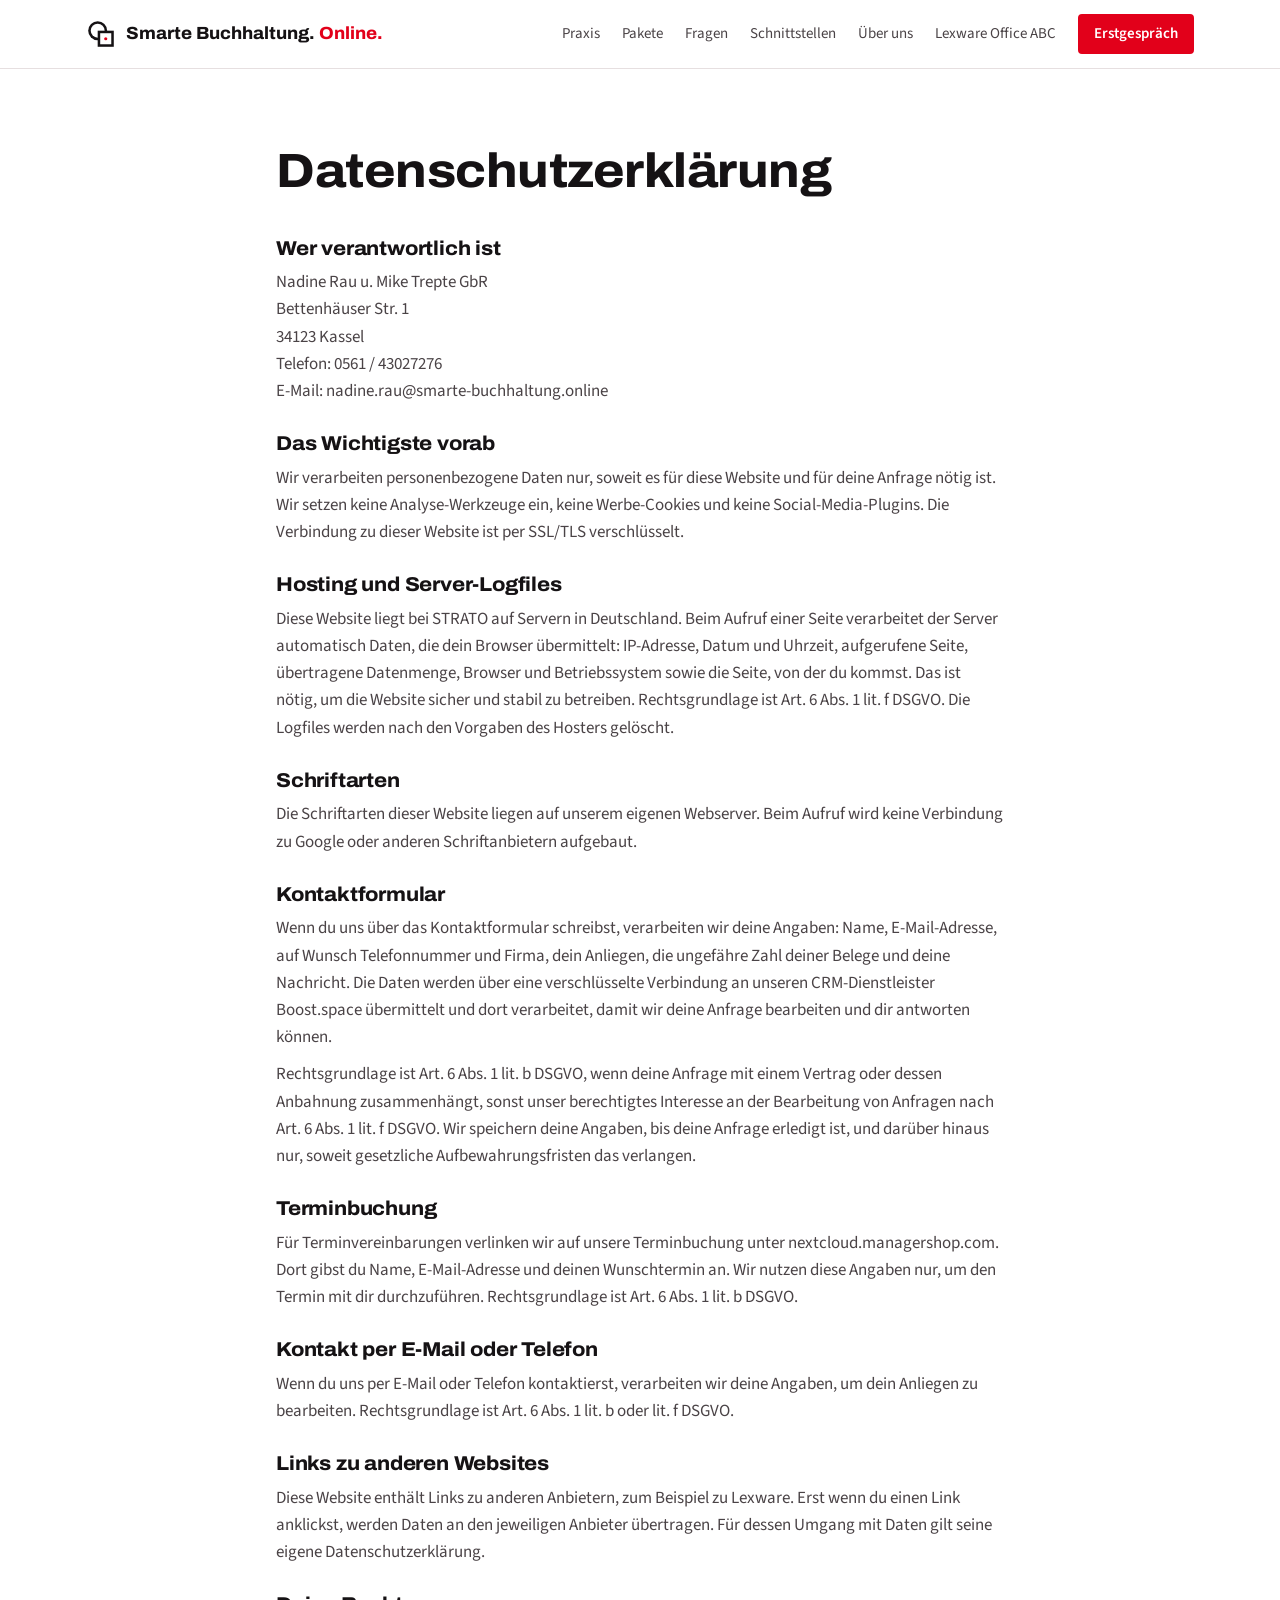
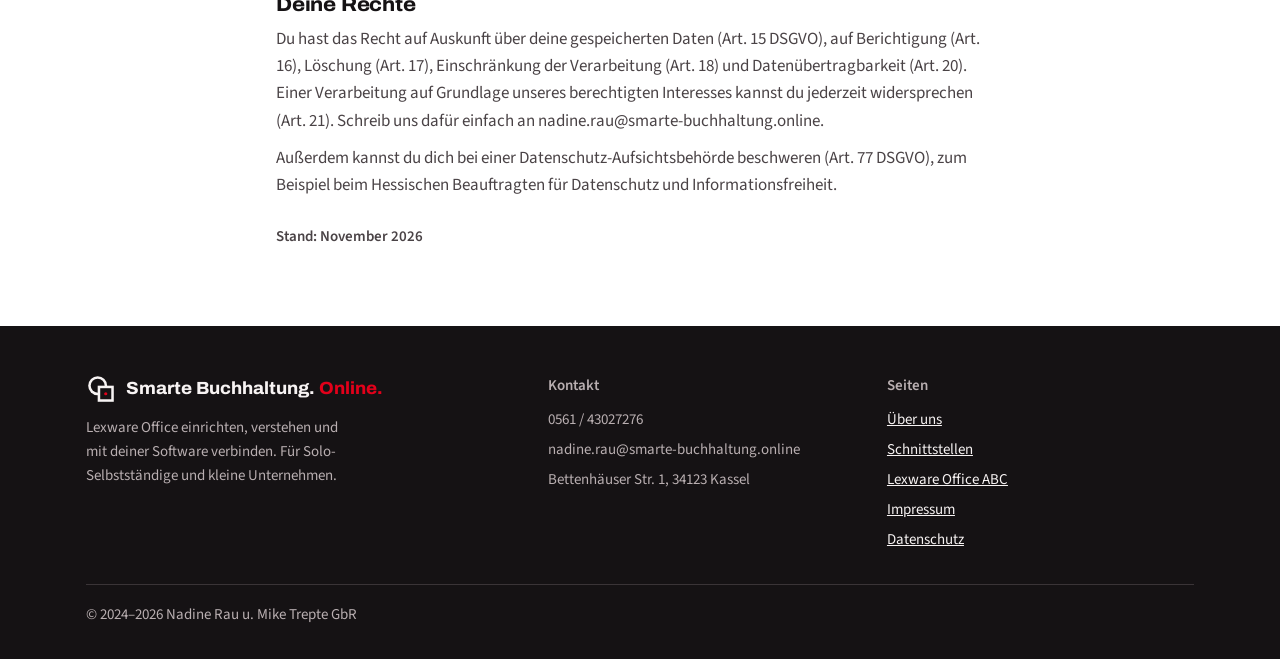
<file: datenschutz.html>
<!doctype html>
<html lang="de">
<head>
<meta charset="utf-8">
<meta name="viewport" content="width=device-width, initial-scale=1, viewport-fit=cover">
<title>Datenschutz | Smarte Buchhaltung Online</title>
<meta name="robots" content="noindex, follow">
<link rel="canonical" href="https://smarte-buchhaltung.online/datenschutz.html">
<link rel="icon" type="image/svg+xml" href="favicon.svg">
<link rel="preload" href="fonts/archivo-latin-wdth-normal.woff2" as="font" type="font/woff2" crossorigin>
<link rel="stylesheet" href="css/site.css">
</head>
<body>

<header class="site-header">
  <div class="wrap">
    <a class="brand" href="./" aria-label="Smarte Buchhaltung Online, zur Startseite">
      <svg viewBox="-7 -7 95 95" aria-hidden="true"><circle class="logo-ink" cx="30" cy="30" r="30"/><circle class="logo-paper" cx="30" cy="30" r="22"/><rect class="logo-ink" x="30" y="30" width="51" height="51"/><rect class="logo-paper" x="38" y="38" width="35" height="35"/><circle class="logo-red" cx="55.5" cy="55.5" r="5"/></svg>
      <span>Smarte Buchhaltung. <span class="red">Online.</span></span>
    </a>
    <button class="menu-btn" type="button" id="menu-btn" aria-expanded="false" aria-controls="nav">Menü</button>
    <nav class="nav" id="nav" aria-label="Hauptnavigation">
      <a href="./#praxis">Praxis</a>
      <a href="./#pakete">Pakete</a>
      <a href="./#fragen">Fragen</a>
      <a href="schnittstellen.html">Schnittstellen</a>
      <a href="ueber-uns.html">Über uns</a>
      <a href="lexware-abc.html">Lexware Office ABC</a>
      <a class="btn btn--sm" href="./#kontakt">Erstgespräch</a>
    </nav>
  </div>
</header>

<main>
  <section class="wrap legal">
    <h1>Datenschutzerklärung</h1>

    <h2>Wer verantwortlich ist</h2>
    <p>Nadine Rau u. Mike Trepte GbR<br>Bettenhäuser Str. 1<br>34123 Kassel<br>Telefon: 0561 / 43027276<br>E-Mail: nadine.rau@smarte-buchhaltung.online</p>

    <h2>Das Wichtigste vorab</h2>
    <p>Wir verarbeiten personenbezogene Daten nur, soweit es für diese Website und für deine Anfrage nötig ist. Wir setzen keine Analyse-Werkzeuge ein, keine Werbe-Cookies und keine Social-Media-Plugins. Die Verbindung zu dieser Website ist per SSL/TLS verschlüsselt.</p>

    <h2>Hosting und Server-Logfiles</h2>
    <p>Diese Website liegt bei STRATO auf Servern in Deutschland. Beim Aufruf einer Seite verarbeitet der Server automatisch Daten, die dein Browser übermittelt: IP-Adresse, Datum und Uhrzeit, aufgerufene Seite, übertragene Datenmenge, Browser und Betriebssystem sowie die Seite, von der du kommst. Das ist nötig, um die Website sicher und stabil zu betreiben. Rechtsgrundlage ist Art. 6 Abs. 1 lit. f DSGVO. Die Logfiles werden nach den Vorgaben des Hosters gelöscht.</p>

    <h2>Schriftarten</h2>
    <p>Die Schriftarten dieser Website liegen auf unserem eigenen Webserver. Beim Aufruf wird keine Verbindung zu Google oder anderen Schriftanbietern aufgebaut.</p>

    <h2>Kontaktformular</h2>
    <p>Wenn du uns über das Kontaktformular schreibst, verarbeiten wir deine Angaben: Name, E-Mail-Adresse, auf Wunsch Telefonnummer und Firma, dein Anliegen, die ungefähre Zahl deiner Belege und deine Nachricht. Die Daten werden über eine verschlüsselte Verbindung an unseren CRM-Dienstleister Boost.space übermittelt und dort verarbeitet, damit wir deine Anfrage bearbeiten und dir antworten können.</p>
    <p>Rechtsgrundlage ist Art. 6 Abs. 1 lit. b DSGVO, wenn deine Anfrage mit einem Vertrag oder dessen Anbahnung zusammenhängt, sonst unser berechtigtes Interesse an der Bearbeitung von Anfragen nach Art. 6 Abs. 1 lit. f DSGVO. Wir speichern deine Angaben, bis deine Anfrage erledigt ist, und darüber hinaus nur, soweit gesetzliche Aufbewahrungsfristen das verlangen.</p>

    <h2>Terminbuchung</h2>
    <p>Für Terminvereinbarungen verlinken wir auf unsere Terminbuchung unter nextcloud.managershop.com. Dort gibst du Name, E-Mail-Adresse und deinen Wunschtermin an. Wir nutzen diese Angaben nur, um den Termin mit dir durchzuführen. Rechtsgrundlage ist Art. 6 Abs. 1 lit. b DSGVO.</p>

    <h2>Kontakt per E-Mail oder Telefon</h2>
    <p>Wenn du uns per E-Mail oder Telefon kontaktierst, verarbeiten wir deine Angaben, um dein Anliegen zu bearbeiten. Rechtsgrundlage ist Art. 6 Abs. 1 lit. b oder lit. f DSGVO.</p>

    <h2>Links zu anderen Websites</h2>
    <p>Diese Website enthält Links zu anderen Anbietern, zum Beispiel zu Lexware. Erst wenn du einen Link anklickst, werden Daten an den jeweiligen Anbieter übertragen. Für dessen Umgang mit Daten gilt seine eigene Datenschutzerklärung.</p>

    <h2>Deine Rechte</h2>
    <p>Du hast das Recht auf Auskunft über deine gespeicherten Daten (Art. 15 DSGVO), auf Berichtigung (Art. 16), Löschung (Art. 17), Einschränkung der Verarbeitung (Art. 18) und Datenübertragbarkeit (Art. 20). Einer Verarbeitung auf Grundlage unseres berechtigten Interesses kannst du jederzeit widersprechen (Art. 21). Schreib uns dafür einfach an nadine.rau@smarte-buchhaltung.online.</p>
    <p>Außerdem kannst du dich bei einer Datenschutz-Aufsichtsbehörde beschweren (Art. 77 DSGVO), zum Beispiel beim Hessischen Beauftragten für Datenschutz und Informationsfreiheit.</p>

    <p class="label" style="margin-top: 16px;">Stand: November 2026</p>
  </section>
</main>

<footer class="site-footer">
  <div class="wrap">
    <div class="footer-grid">
      <div>
        <a class="brand" href="./">
          <svg viewBox="-7 -7 95 95" aria-hidden="true"><circle class="logo-ink" cx="30" cy="30" r="30"/><circle class="logo-paper" cx="30" cy="30" r="22"/><rect class="logo-ink" x="30" y="30" width="51" height="51"/><rect class="logo-paper" x="38" y="38" width="35" height="35"/><circle class="logo-red" cx="55.5" cy="55.5" r="5"/></svg>
          <span>Smarte Buchhaltung. <span class="red">Online.</span></span>
        </a>
        <p style="margin-top: 12px; max-width: 36ch;">Lexware Office einrichten, verstehen und mit deiner Software verbinden. Für Solo-Selbstständige und kleine Unternehmen.</p>
      </div>
      <div>
        <span class="label">Kontakt</span>
        <ul>
          <li>0561 / 43027276</li>
          <li>nadine.rau@smarte-buchhaltung.online</li>
          <li>Bettenhäuser Str. 1, 34123 Kassel</li>
        </ul>
      </div>
      <div>
        <span class="label">Seiten</span>
        <ul>
          <li><a href="ueber-uns.html">Über uns</a></li>
          <li><a href="schnittstellen.html">Schnittstellen</a></li>
          <li><a href="lexware-abc.html">Lexware Office ABC</a></li>
          <li><a href="impressum.html">Impressum</a></li>
          <li><a href="datenschutz.html">Datenschutz</a></li>
        </ul>
      </div>
    </div>
    <p class="copy">© 2024–2026 Nadine Rau u. Mike Trepte GbR</p>
  </div>
</footer>

<script>
(function () {
  try {
    var nt = performance.getEntriesByType && performance.getEntriesByType("navigation")[0];
    if (!location.hash && (!nt || nt.type === "navigate")) document.documentElement.scrollIntoView({ block: "start", behavior: "instant" });
  } catch (e) {}
})();
(function () {
  var btn = document.getElementById("menu-btn");
  var nav = document.getElementById("nav");
  if (btn && nav) {
    btn.addEventListener("click", function () {
      var open = nav.classList.toggle("is-open");
      btn.setAttribute("aria-expanded", open ? "true" : "false");
    });
    nav.addEventListener("click", function (e) {
      if (e.target.closest("a")) { nav.classList.remove("is-open"); btn.setAttribute("aria-expanded", "false"); }
    });
  }

  var form = document.getElementById("contact-form");
  var status = document.getElementById("form-status");
  if (!form || !status) return;
  var isLive = /(^|\.)smarte-buchhaltung\.online$/.test(location.hostname);

  function show(msg, ok) {
    status.textContent = msg;
    status.className = "form-status" + (ok ? " is-ok" : " is-error");
    status.hidden = false;
  }

  form.addEventListener("submit", function (e) {
    e.preventDefault();
    if (!form.checkValidity()) {
      show("Bitte fülle Vorname, Nachname und E-Mail aus und bestätige den Datenschutzhinweis.", false);
      return;
    }
    if (!isLive) {
      show("Vorschau: Auf der echten Seite wird die Nachricht jetzt gesendet. Hier wurde nichts verschickt.", true);
      return;
    }
    var submit = form.querySelector("button[type=submit]");
    var label = submit.textContent;
    submit.disabled = true;
    submit.textContent = "Wird gesendet …";
    form.querySelector("[name=zeitstempel]").value = new Date().toISOString().slice(0, 19);
    var fd = new FormData(form);
    // Thema und Belegmenge zusätzlich vorn ins Nachrichtenfeld, falls die Webhook-Strecke nur bekannte Felder weitergibt
    fd.set("nachricht", "Anliegen: " + fd.get("anliegen") + "\nBelege pro Monat: " + fd.get("belege") + "\n\n" + (fd.get("nachricht") || ""));
    fetch(form.dataset.webhook, { method: "POST", body: fd, mode: "no-cors" })
      .then(function () {
        form.reset();
        show("Danke. Deine Nachricht ist bei uns angekommen. Wir melden uns persönlich, meistens innerhalb eines Werktags.", true);
      })
      .catch(function () {
        show("Die Nachricht ist nicht angekommen. Schreib uns bitte direkt an nadine.rau@smarte-buchhaltung.online.", false);
      })
      .then(function () { submit.disabled = false; submit.textContent = label; });
  });
})();
</script>
</body>
</html>
</file>
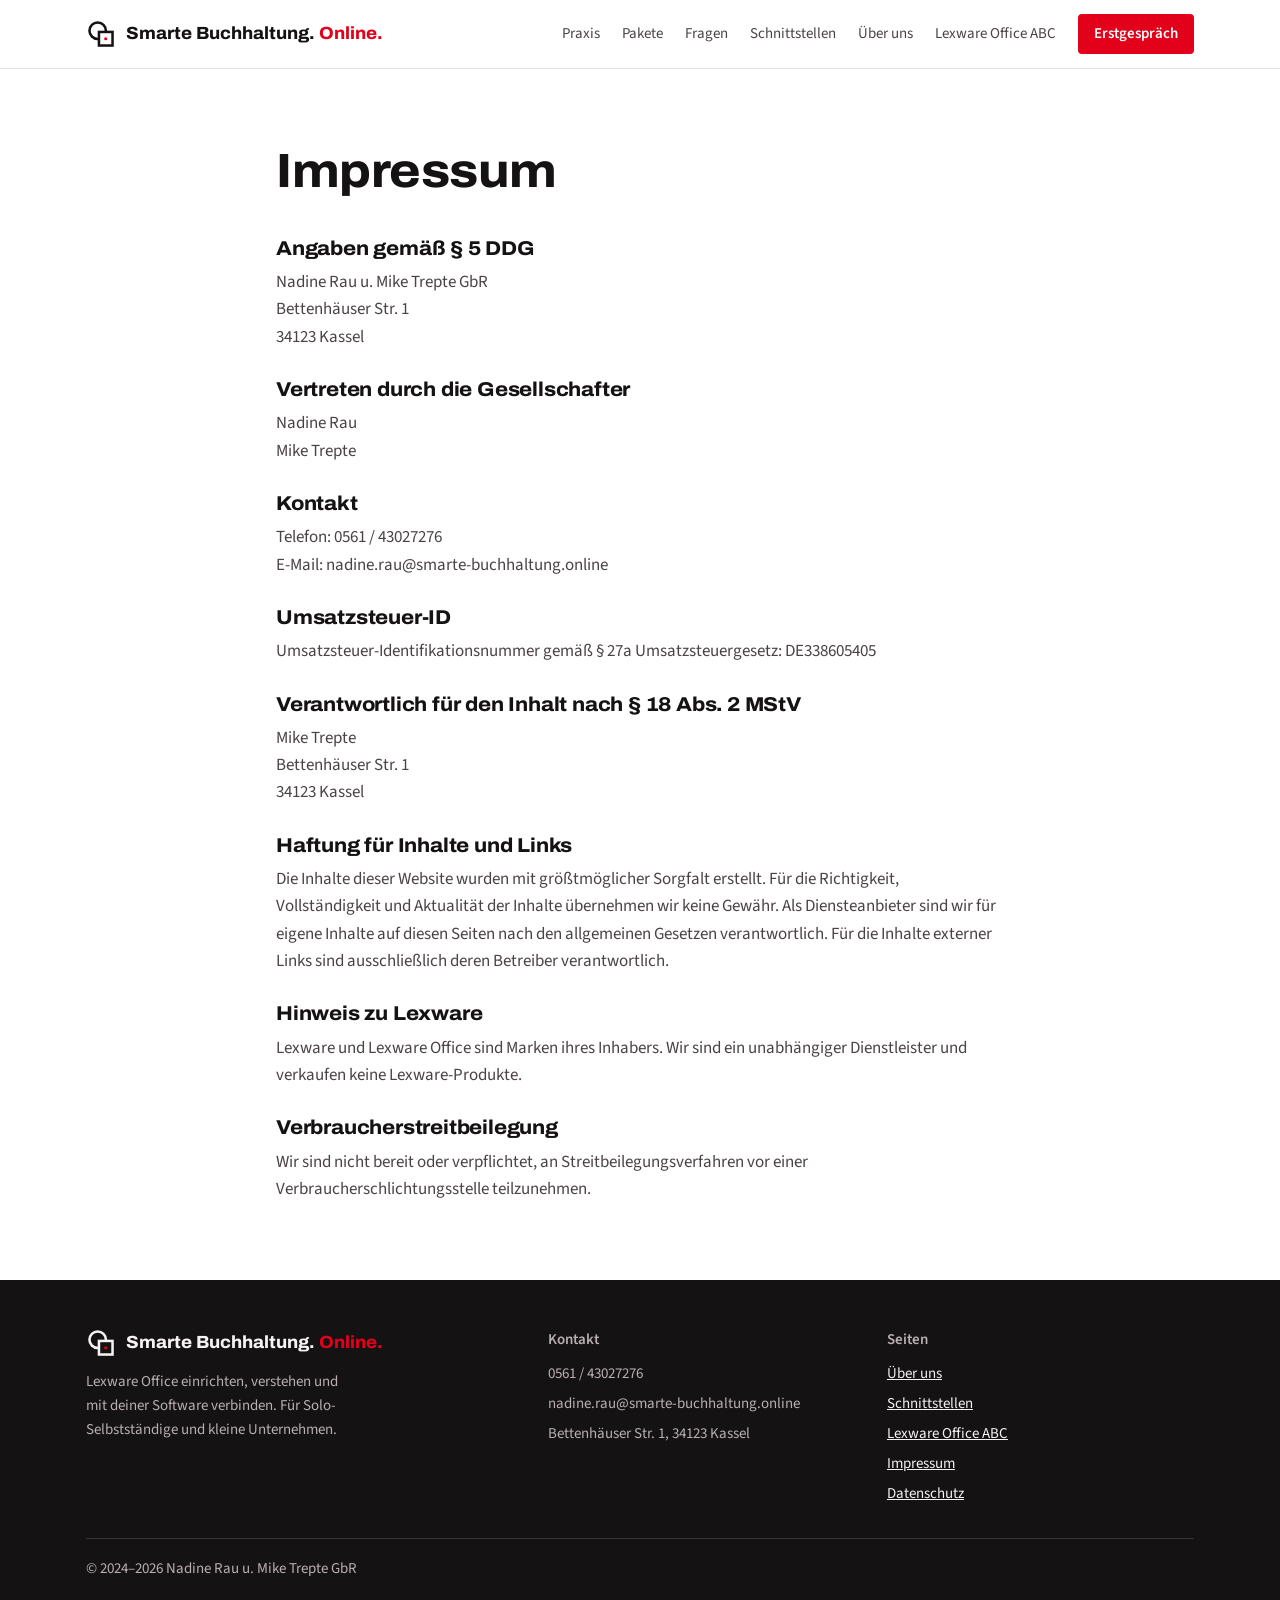
<file: impressum.html>
<!doctype html>
<html lang="de">
<head>
<meta charset="utf-8">
<meta name="viewport" content="width=device-width, initial-scale=1, viewport-fit=cover">
<title>Impressum | Smarte Buchhaltung Online</title>
<meta name="robots" content="noindex, follow">
<link rel="canonical" href="https://smarte-buchhaltung.online/impressum.html">
<link rel="icon" type="image/svg+xml" href="favicon.svg">
<link rel="preload" href="fonts/archivo-latin-wdth-normal.woff2" as="font" type="font/woff2" crossorigin>
<link rel="stylesheet" href="css/site.css">
</head>
<body>

<header class="site-header">
  <div class="wrap">
    <a class="brand" href="./" aria-label="Smarte Buchhaltung Online, zur Startseite">
      <svg viewBox="-7 -7 95 95" aria-hidden="true"><circle class="logo-ink" cx="30" cy="30" r="30"/><circle class="logo-paper" cx="30" cy="30" r="22"/><rect class="logo-ink" x="30" y="30" width="51" height="51"/><rect class="logo-paper" x="38" y="38" width="35" height="35"/><circle class="logo-red" cx="55.5" cy="55.5" r="5"/></svg>
      <span>Smarte Buchhaltung. <span class="red">Online.</span></span>
    </a>
    <button class="menu-btn" type="button" id="menu-btn" aria-expanded="false" aria-controls="nav">Menü</button>
    <nav class="nav" id="nav" aria-label="Hauptnavigation">
      <a href="./#praxis">Praxis</a>
      <a href="./#pakete">Pakete</a>
      <a href="./#fragen">Fragen</a>
      <a href="schnittstellen.html">Schnittstellen</a>
      <a href="ueber-uns.html">Über uns</a>
      <a href="lexware-abc.html">Lexware Office ABC</a>
      <a class="btn btn--sm" href="./#kontakt">Erstgespräch</a>
    </nav>
  </div>
</header>

<main>
  <section class="wrap legal">
    <h1>Impressum</h1>

    <h2>Angaben gemäß § 5 DDG</h2>
    <p>Nadine Rau u. Mike Trepte GbR<br>Bettenhäuser Str. 1<br>34123 Kassel</p>

    <h2>Vertreten durch die Gesellschafter</h2>
    <p>Nadine Rau<br>Mike Trepte</p>

    <h2>Kontakt</h2>
    <p>Telefon: 0561 / 43027276<br>E-Mail: nadine.rau@smarte-buchhaltung.online</p>

    <h2>Umsatzsteuer-ID</h2>
    <p>Umsatzsteuer-Identifikationsnummer gemäß § 27a Umsatzsteuergesetz: DE338605405</p>

    <h2>Verantwortlich für den Inhalt nach § 18 Abs. 2 MStV</h2>
    <p>Mike Trepte<br>Bettenhäuser Str. 1<br>34123 Kassel</p>

    <h2>Haftung für Inhalte und Links</h2>
    <p>Die Inhalte dieser Website wurden mit größtmöglicher Sorgfalt erstellt. Für die Richtigkeit, Vollständigkeit und Aktualität der Inhalte übernehmen wir keine Gewähr. Als Diensteanbieter sind wir für eigene Inhalte auf diesen Seiten nach den allgemeinen Gesetzen verantwortlich. Für die Inhalte externer Links sind ausschließlich deren Betreiber verantwortlich.</p>

    <h2>Hinweis zu Lexware</h2>
    <p>Lexware und Lexware Office sind Marken ihres Inhabers. Wir sind ein unabhängiger Dienstleister und verkaufen keine Lexware-Produkte.</p>

    <h2>Verbraucherstreitbeilegung</h2>
    <p>Wir sind nicht bereit oder verpflichtet, an Streitbeilegungsverfahren vor einer Verbraucherschlichtungsstelle teilzunehmen.</p>
  </section>
</main>

<footer class="site-footer">
  <div class="wrap">
    <div class="footer-grid">
      <div>
        <a class="brand" href="./">
          <svg viewBox="-7 -7 95 95" aria-hidden="true"><circle class="logo-ink" cx="30" cy="30" r="30"/><circle class="logo-paper" cx="30" cy="30" r="22"/><rect class="logo-ink" x="30" y="30" width="51" height="51"/><rect class="logo-paper" x="38" y="38" width="35" height="35"/><circle class="logo-red" cx="55.5" cy="55.5" r="5"/></svg>
          <span>Smarte Buchhaltung. <span class="red">Online.</span></span>
        </a>
        <p style="margin-top: 12px; max-width: 36ch;">Lexware Office einrichten, verstehen und mit deiner Software verbinden. Für Solo-Selbstständige und kleine Unternehmen.</p>
      </div>
      <div>
        <span class="label">Kontakt</span>
        <ul>
          <li>0561 / 43027276</li>
          <li>nadine.rau@smarte-buchhaltung.online</li>
          <li>Bettenhäuser Str. 1, 34123 Kassel</li>
        </ul>
      </div>
      <div>
        <span class="label">Seiten</span>
        <ul>
          <li><a href="ueber-uns.html">Über uns</a></li>
          <li><a href="schnittstellen.html">Schnittstellen</a></li>
          <li><a href="lexware-abc.html">Lexware Office ABC</a></li>
          <li><a href="impressum.html">Impressum</a></li>
          <li><a href="datenschutz.html">Datenschutz</a></li>
        </ul>
      </div>
    </div>
    <p class="copy">© 2024–2026 Nadine Rau u. Mike Trepte GbR</p>
  </div>
</footer>

<script>
(function () {
  try {
    var nt = performance.getEntriesByType && performance.getEntriesByType("navigation")[0];
    if (!location.hash && (!nt || nt.type === "navigate")) document.documentElement.scrollIntoView({ block: "start", behavior: "instant" });
  } catch (e) {}
})();
(function () {
  var btn = document.getElementById("menu-btn");
  var nav = document.getElementById("nav");
  if (btn && nav) {
    btn.addEventListener("click", function () {
      var open = nav.classList.toggle("is-open");
      btn.setAttribute("aria-expanded", open ? "true" : "false");
    });
    nav.addEventListener("click", function (e) {
      if (e.target.closest("a")) { nav.classList.remove("is-open"); btn.setAttribute("aria-expanded", "false"); }
    });
  }

  var form = document.getElementById("contact-form");
  var status = document.getElementById("form-status");
  if (!form || !status) return;
  var isLive = /(^|\.)smarte-buchhaltung\.online$/.test(location.hostname);

  function show(msg, ok) {
    status.textContent = msg;
    status.className = "form-status" + (ok ? " is-ok" : " is-error");
    status.hidden = false;
  }

  form.addEventListener("submit", function (e) {
    e.preventDefault();
    if (!form.checkValidity()) {
      show("Bitte fülle Vorname, Nachname und E-Mail aus und bestätige den Datenschutzhinweis.", false);
      return;
    }
    if (!isLive) {
      show("Vorschau: Auf der echten Seite wird die Nachricht jetzt gesendet. Hier wurde nichts verschickt.", true);
      return;
    }
    var submit = form.querySelector("button[type=submit]");
    var label = submit.textContent;
    submit.disabled = true;
    submit.textContent = "Wird gesendet …";
    form.querySelector("[name=zeitstempel]").value = new Date().toISOString().slice(0, 19);
    var fd = new FormData(form);
    // Thema und Belegmenge zusätzlich vorn ins Nachrichtenfeld, falls die Webhook-Strecke nur bekannte Felder weitergibt
    fd.set("nachricht", "Anliegen: " + fd.get("anliegen") + "\nBelege pro Monat: " + fd.get("belege") + "\n\n" + (fd.get("nachricht") || ""));
    fetch(form.dataset.webhook, { method: "POST", body: fd, mode: "no-cors" })
      .then(function () {
        form.reset();
        show("Danke. Deine Nachricht ist bei uns angekommen. Wir melden uns persönlich, meistens innerhalb eines Werktags.", true);
      })
      .catch(function () {
        show("Die Nachricht ist nicht angekommen. Schreib uns bitte direkt an nadine.rau@smarte-buchhaltung.online.", false);
      })
      .then(function () { submit.disabled = false; submit.textContent = label; });
  });
})();
</script>
</body>
</html>
</file>
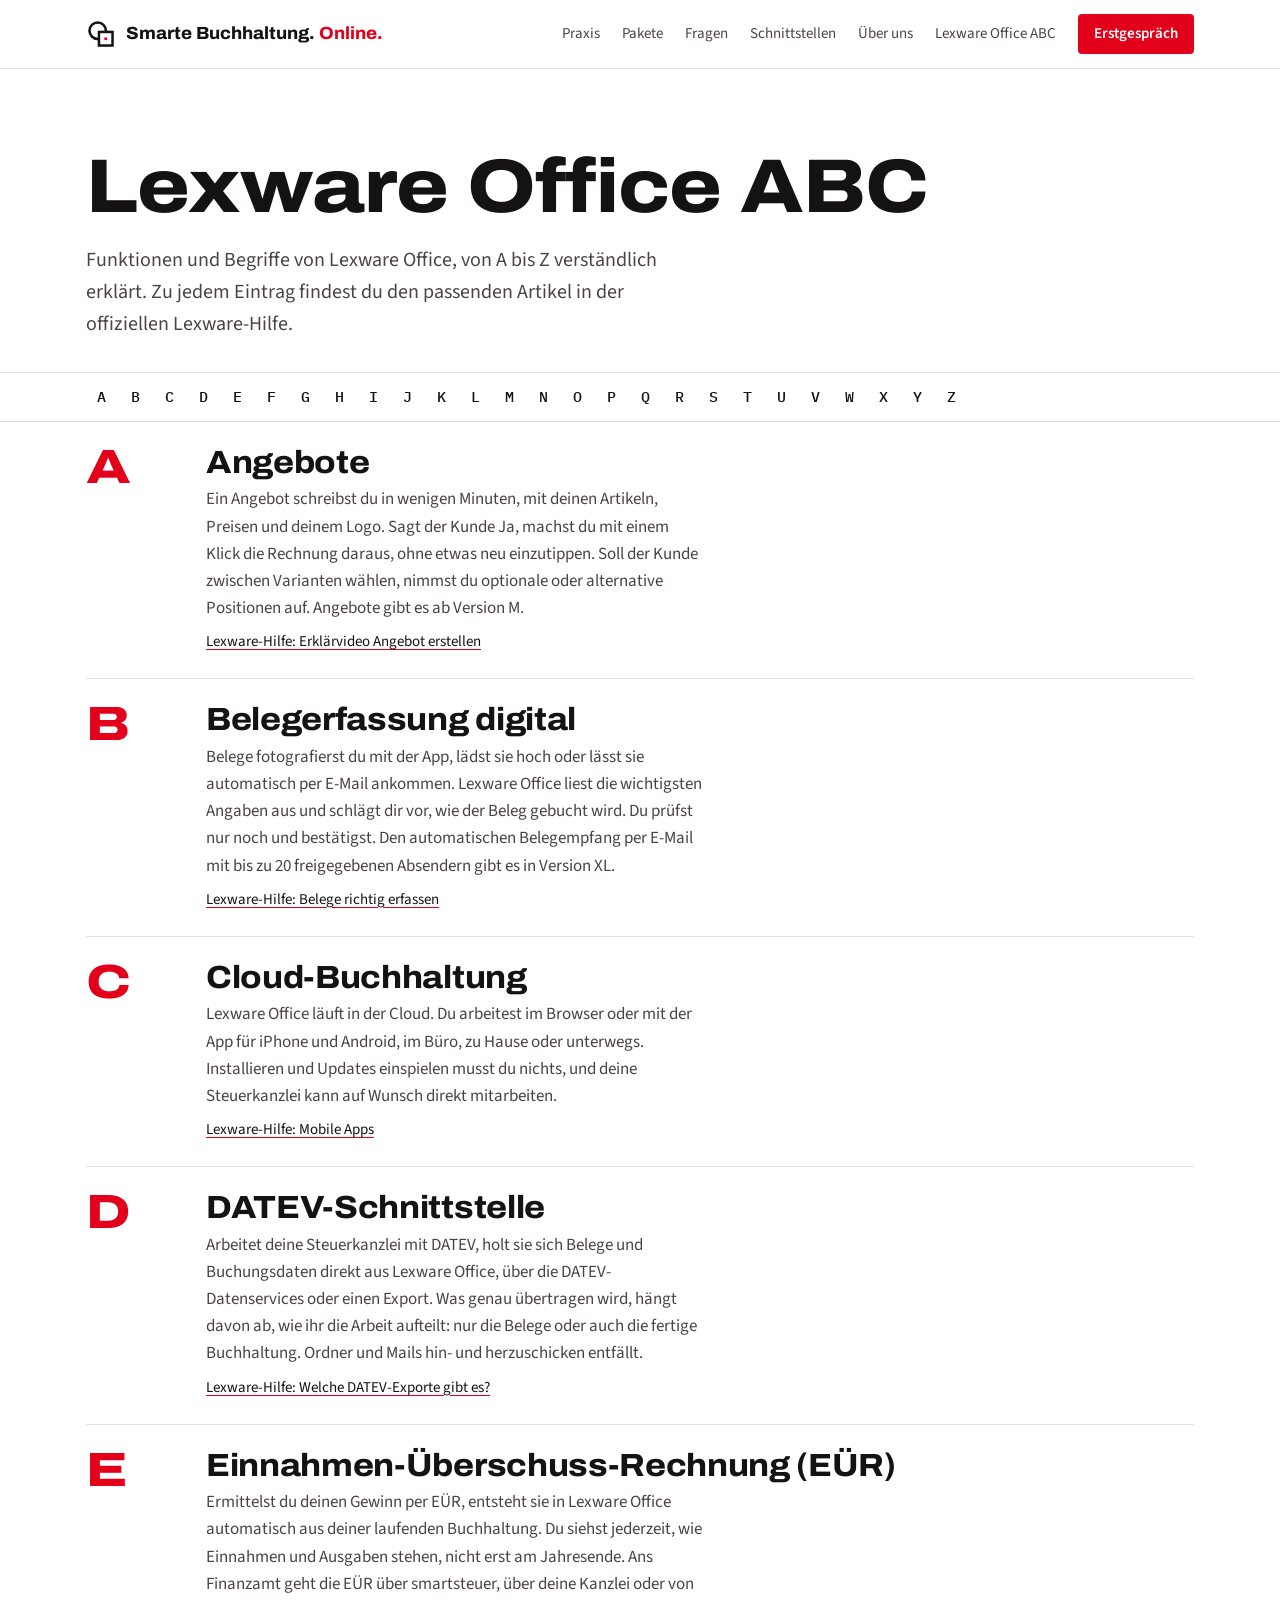
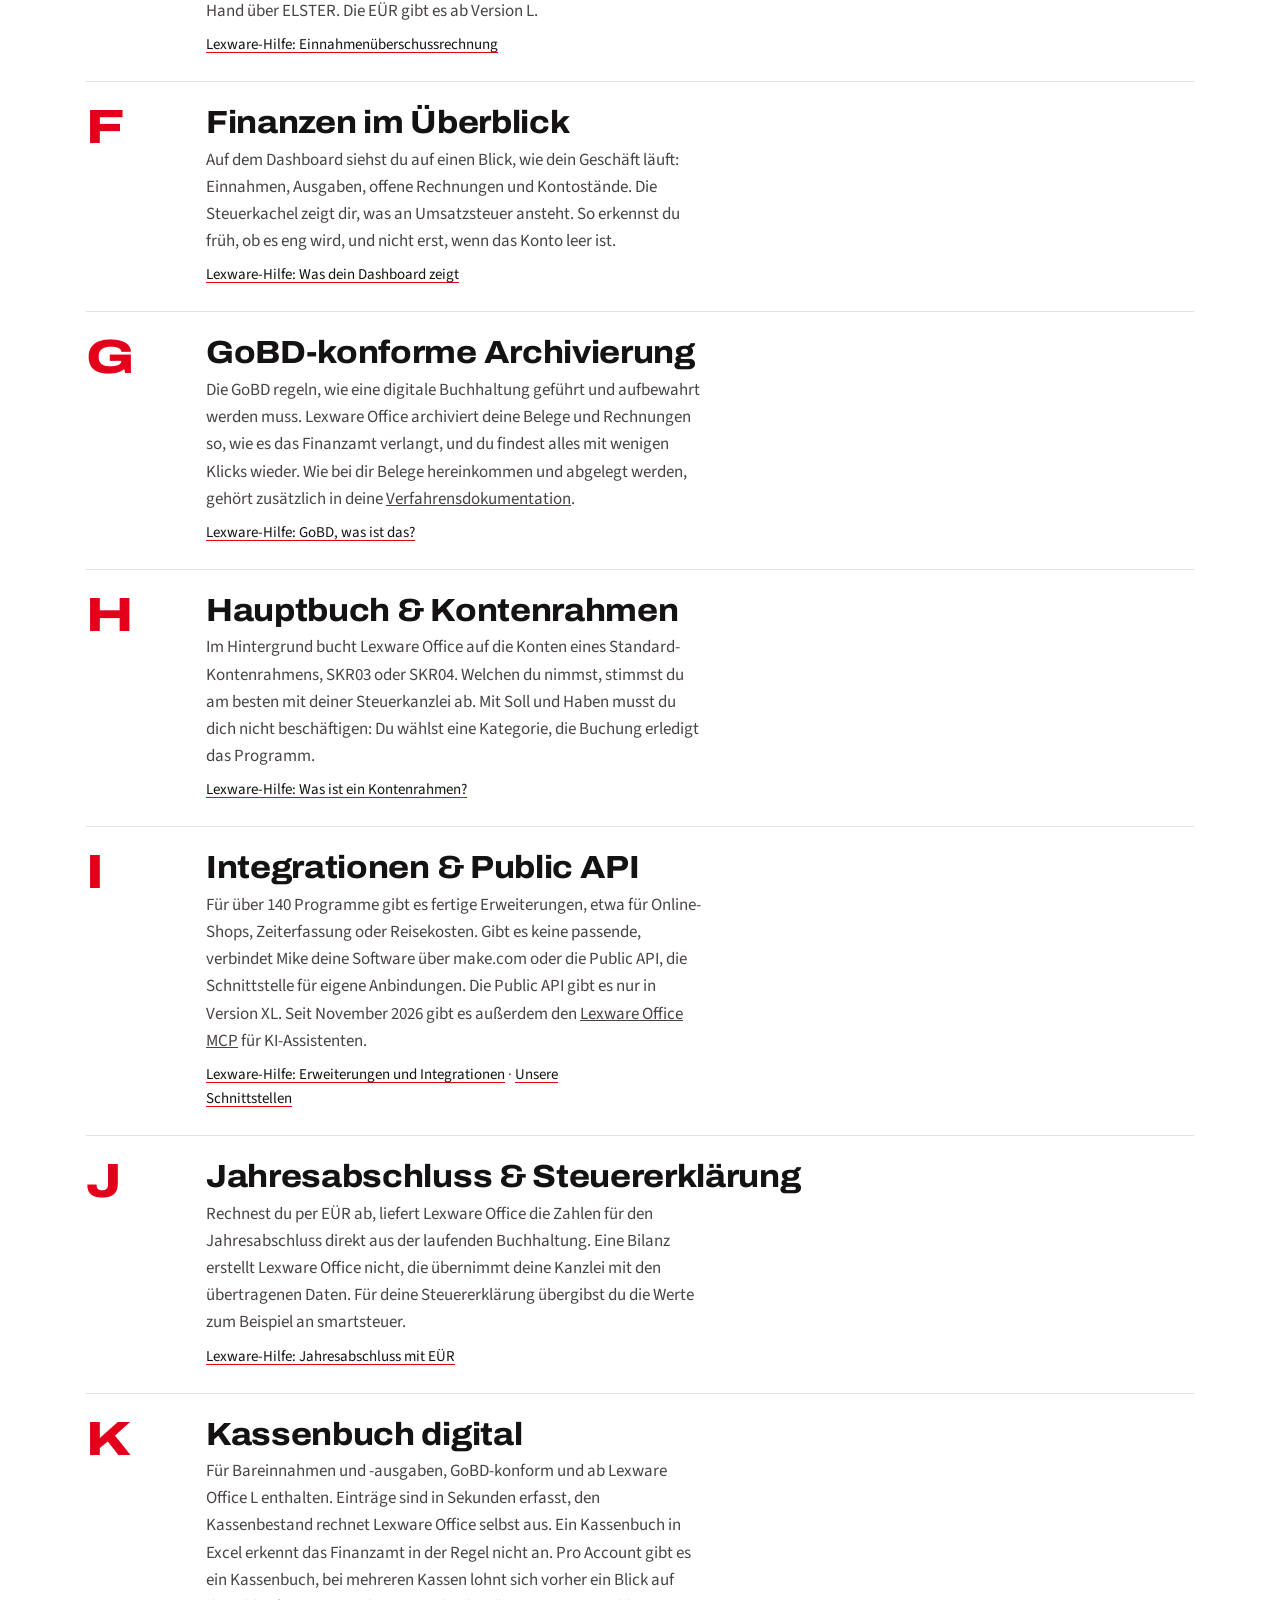
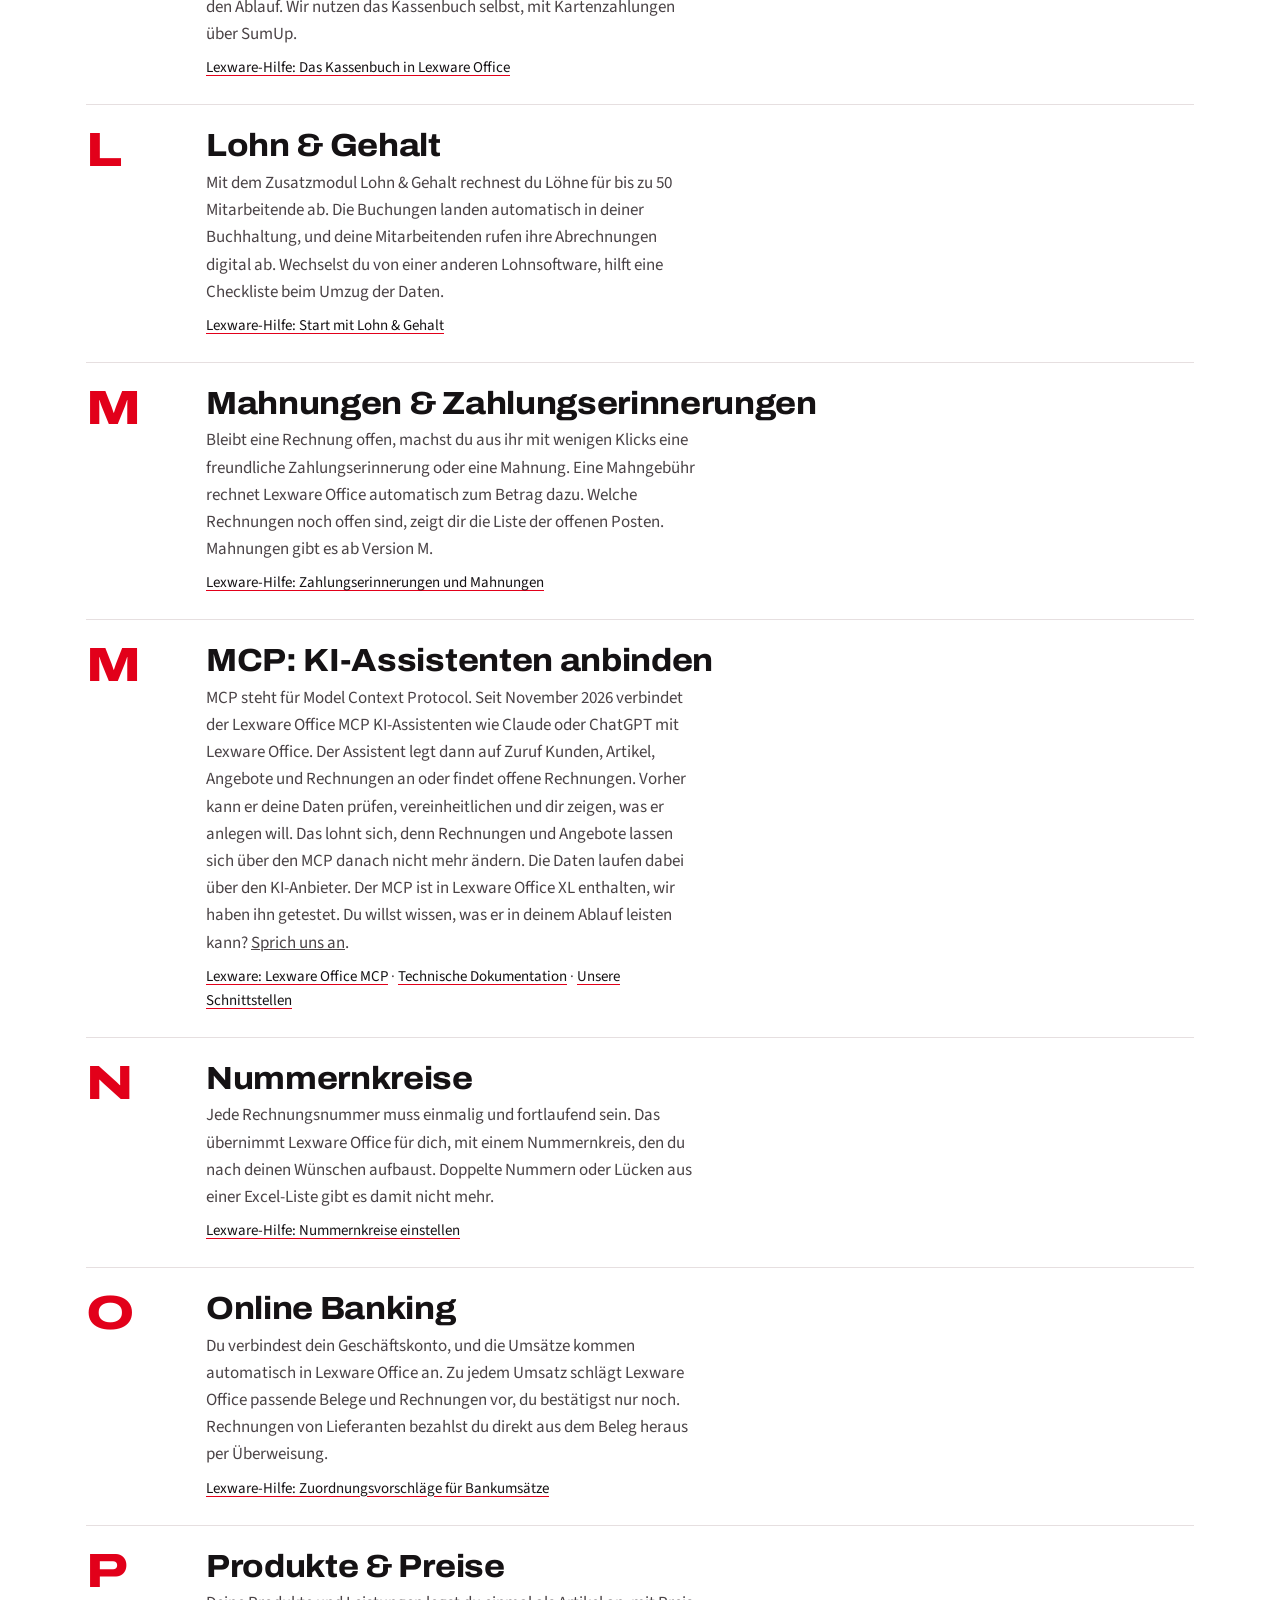
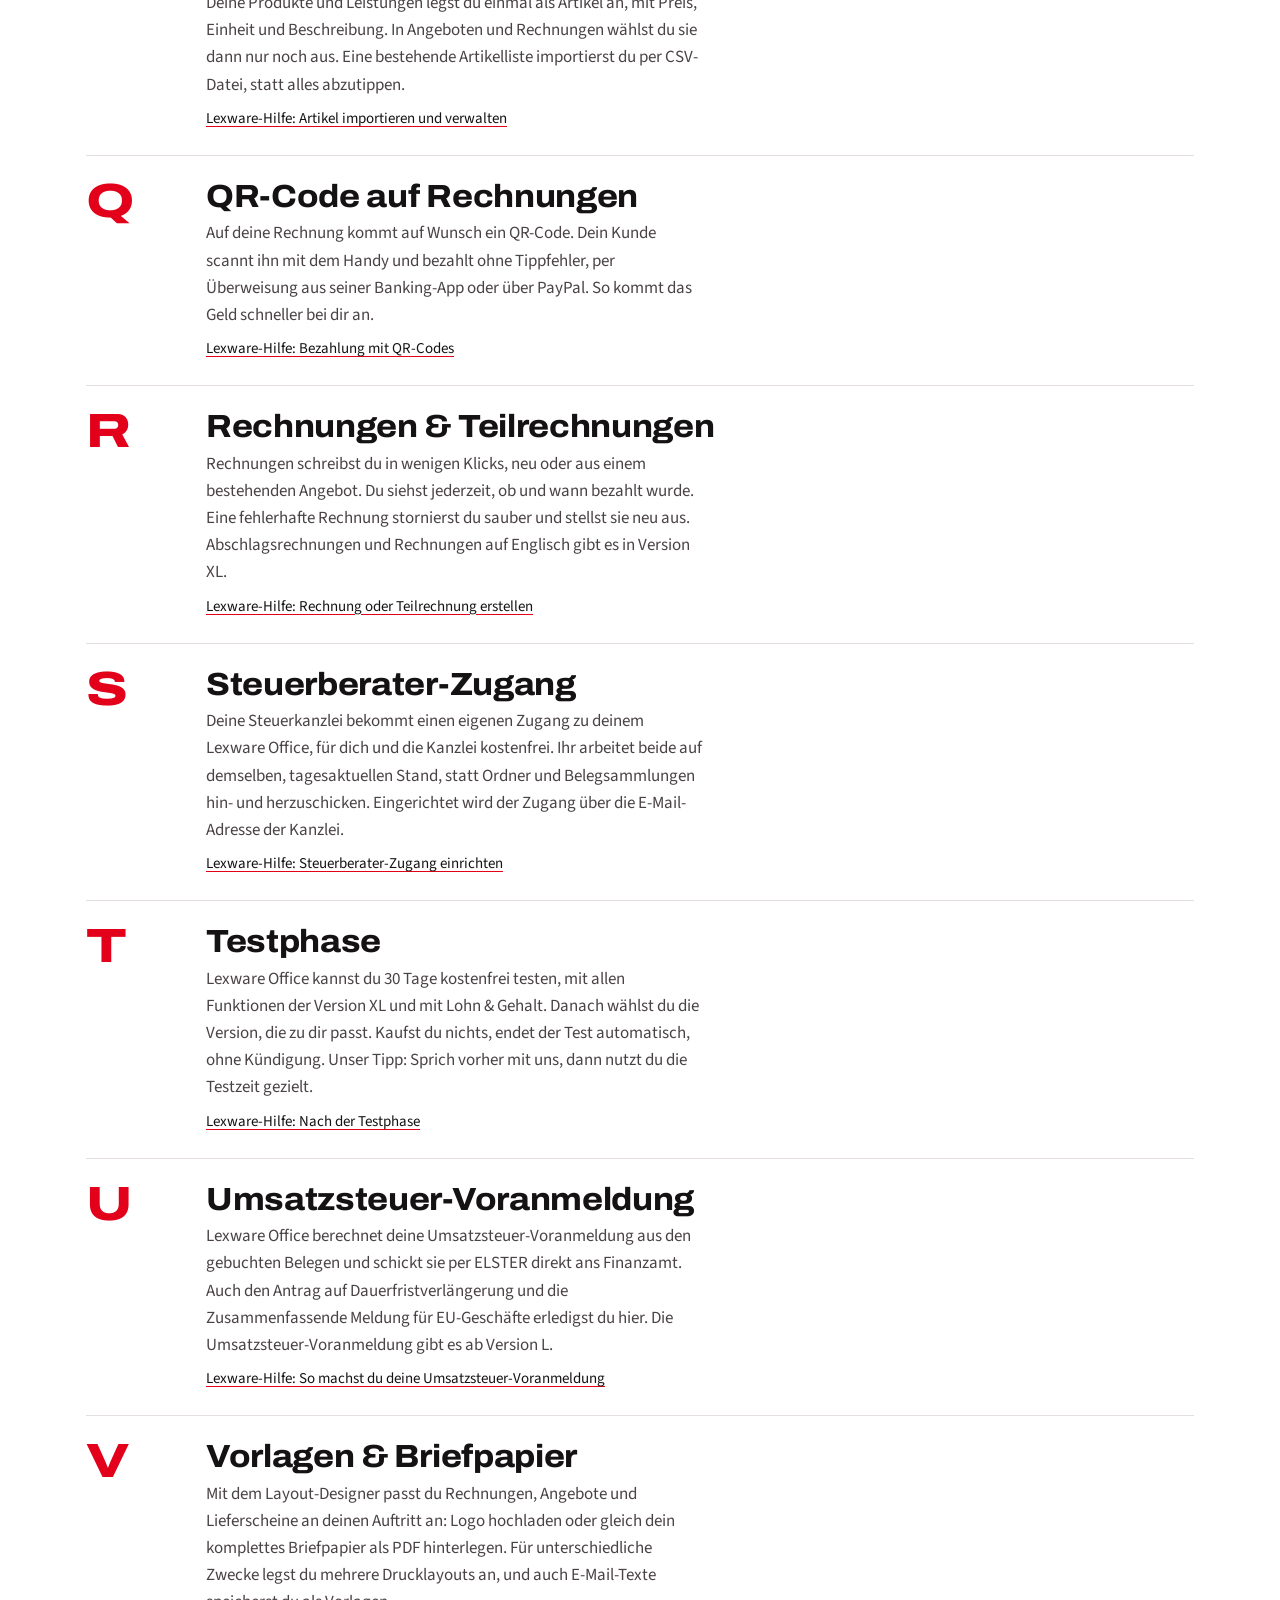
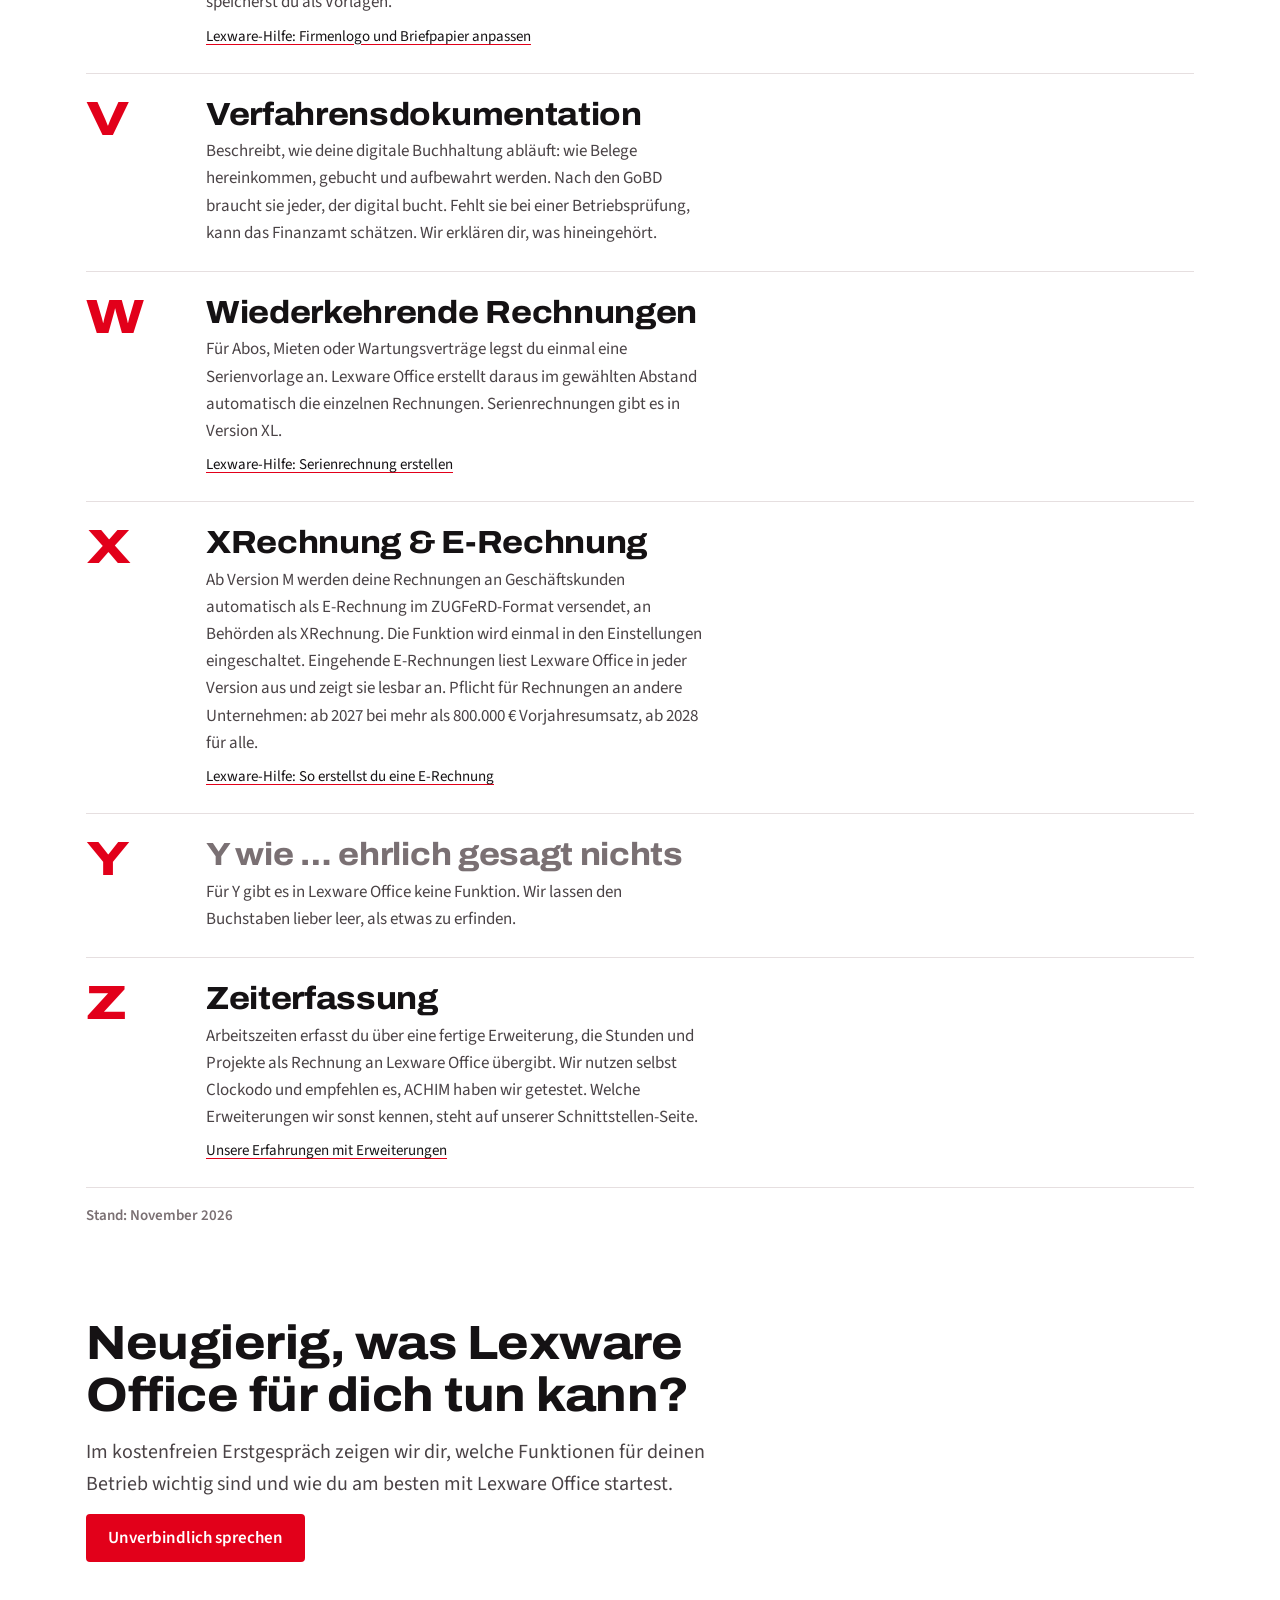
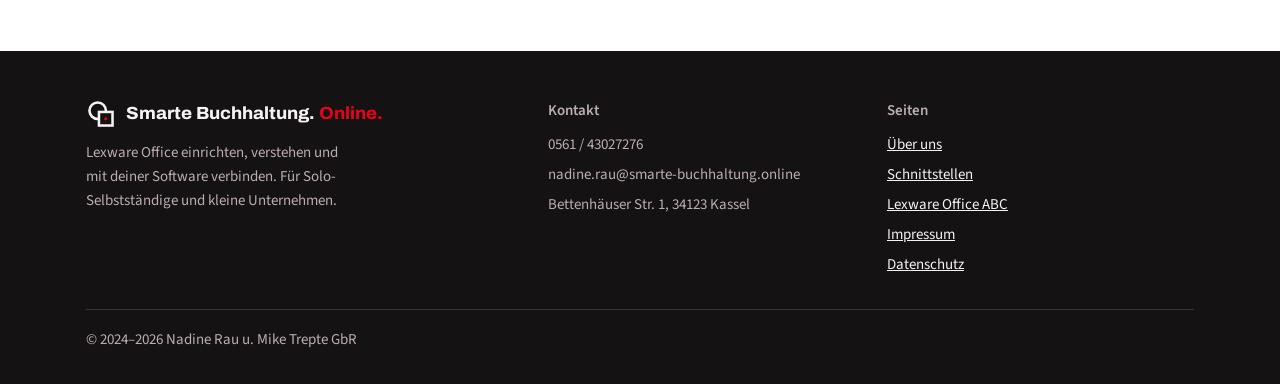
<file: lexware-abc.html>
<!doctype html>
<html lang="de">
<head>
<meta charset="utf-8">
<meta name="viewport" content="width=device-width, initial-scale=1, viewport-fit=cover">
<title>Lexware Office ABC: Funktionen von A bis Z | Smarte Buchhaltung Online, Kassel</title>
<meta name="description" content="Lexware Office von A bis Z: Belegerfassung, DATEV-Schnittstelle, E-Rechnung, Kassenbuch, Lohn, MCP für KI-Assistenten, Umsatzsteuer-Voranmeldung und mehr, verständlich erklärt, mit Links zur offiziellen Lexware-Hilfe.">
<link rel="canonical" href="https://smarte-buchhaltung.online/lexware-abc.html">
<link rel="icon" type="image/svg+xml" href="favicon.svg">
<link rel="preload" href="fonts/archivo-latin-wdth-normal.woff2" as="font" type="font/woff2" crossorigin>
<link rel="stylesheet" href="css/site.css">
<script type="application/ld+json">
{
  "@context": "https://schema.org",
  "@type": "DefinedTermSet",
  "name": "Lexware Office ABC",
  "description": "Funktionen und Begriffe von Lexware Office von A bis Z, erklärt von Smarte Buchhaltung Online aus Kassel.",
  "url": "https://smarte-buchhaltung.online/lexware-abc.html",
  "inLanguage": "de",
  "publisher": {
    "@type": "Organization",
    "name": "Smarte Buchhaltung Online",
    "url": "https://smarte-buchhaltung.online/"
  },
  "hasDefinedTerm": [
    {
      "@type": "DefinedTerm",
      "name": "Angebote",
      "description": "Ein Angebot schreibst du in wenigen Minuten, mit deinen Artikeln, Preisen und deinem Logo. Sagt der Kunde Ja, machst du mit einem Klick die Rechnung daraus, ohne etwas neu einzutippen. Soll der Kunde zwischen Varianten wählen, nimmst du optionale oder alternative Positionen auf. Angebote gibt es ab Version M.",
      "url": "https://smarte-buchhaltung.online/lexware-abc.html#a"
    },
    {
      "@type": "DefinedTerm",
      "name": "Belegerfassung digital",
      "description": "Belege fotografierst du mit der App, lädst sie hoch oder lässt sie automatisch per E-Mail ankommen. Lexware Office liest die wichtigsten Angaben aus und schlägt dir vor, wie der Beleg gebucht wird. Du prüfst nur noch und bestätigst. Den automatischen Belegempfang per E-Mail mit bis zu 20 freigegebenen Absendern gibt es in Version XL.",
      "url": "https://smarte-buchhaltung.online/lexware-abc.html#b"
    },
    {
      "@type": "DefinedTerm",
      "name": "Cloud-Buchhaltung",
      "description": "Lexware Office läuft in der Cloud. Du arbeitest im Browser oder mit der App für iPhone und Android, im Büro, zu Hause oder unterwegs. Installieren und Updates einspielen musst du nichts, und deine Steuerkanzlei kann auf Wunsch direkt mitarbeiten.",
      "url": "https://smarte-buchhaltung.online/lexware-abc.html#c"
    },
    {
      "@type": "DefinedTerm",
      "name": "DATEV-Schnittstelle",
      "description": "Arbeitet deine Steuerkanzlei mit DATEV, holt sie sich Belege und Buchungsdaten direkt aus Lexware Office, über die DATEV-Datenservices oder einen Export. Was genau übertragen wird, hängt davon ab, wie ihr die Arbeit aufteilt: nur die Belege oder auch die fertige Buchhaltung. Ordner und Mails hin- und herzuschicken entfällt.",
      "url": "https://smarte-buchhaltung.online/lexware-abc.html#d"
    },
    {
      "@type": "DefinedTerm",
      "name": "Einnahmen-Überschuss-Rechnung (EÜR)",
      "description": "Ermittelst du deinen Gewinn per EÜR, entsteht sie in Lexware Office automatisch aus deiner laufenden Buchhaltung. Du siehst jederzeit, wie Einnahmen und Ausgaben stehen, nicht erst am Jahresende. Ans Finanzamt geht die EÜR über smartsteuer, über deine Kanzlei oder von Hand über ELSTER. Die EÜR gibt es ab Version L.",
      "url": "https://smarte-buchhaltung.online/lexware-abc.html#e"
    },
    {
      "@type": "DefinedTerm",
      "name": "Finanzen im Überblick",
      "description": "Auf dem Dashboard siehst du auf einen Blick, wie dein Geschäft läuft: Einnahmen, Ausgaben, offene Rechnungen und Kontostände. Die Steuerkachel zeigt dir, was an Umsatzsteuer ansteht. So erkennst du früh, ob es eng wird, und nicht erst, wenn das Konto leer ist.",
      "url": "https://smarte-buchhaltung.online/lexware-abc.html#f"
    },
    {
      "@type": "DefinedTerm",
      "name": "GoBD-konforme Archivierung",
      "description": "Die GoBD regeln, wie eine digitale Buchhaltung geführt und aufbewahrt werden muss. Lexware Office archiviert deine Belege und Rechnungen so, wie es das Finanzamt verlangt, und du findest alles mit wenigen Klicks wieder. Wie bei dir Belege hereinkommen und abgelegt werden, gehört zusätzlich in deine Verfahrensdokumentation.",
      "url": "https://smarte-buchhaltung.online/lexware-abc.html#g"
    },
    {
      "@type": "DefinedTerm",
      "name": "Hauptbuch & Kontenrahmen",
      "description": "Im Hintergrund bucht Lexware Office auf die Konten eines Standard-Kontenrahmens, SKR03 oder SKR04. Welchen du nimmst, stimmst du am besten mit deiner Steuerkanzlei ab. Mit Soll und Haben musst du dich nicht beschäftigen: Du wählst eine Kategorie, die Buchung erledigt das Programm.",
      "url": "https://smarte-buchhaltung.online/lexware-abc.html#h"
    },
    {
      "@type": "DefinedTerm",
      "name": "Integrationen & Public API",
      "description": "Für über 140 Programme gibt es fertige Erweiterungen, etwa für Online-Shops, Zeiterfassung oder Reisekosten. Gibt es keine passende, verbindet Mike deine Software über make.com oder die Public API, die Schnittstelle für eigene Anbindungen. Die Public API gibt es nur in Version XL. Seit November 2026 gibt es außerdem den Lexware Office MCP für KI-Assistenten.",
      "url": "https://smarte-buchhaltung.online/lexware-abc.html#i"
    },
    {
      "@type": "DefinedTerm",
      "name": "Jahresabschluss & Steuererklärung",
      "description": "Rechnest du per EÜR ab, liefert Lexware Office die Zahlen für den Jahresabschluss direkt aus der laufenden Buchhaltung. Eine Bilanz erstellt Lexware Office nicht, die übernimmt deine Kanzlei mit den übertragenen Daten. Für deine Steuererklärung übergibst du die Werte zum Beispiel an smartsteuer.",
      "url": "https://smarte-buchhaltung.online/lexware-abc.html#j"
    },
    {
      "@type": "DefinedTerm",
      "name": "Kassenbuch digital",
      "description": "Für Bareinnahmen und -ausgaben, GoBD-konform und ab Lexware Office L enthalten. Einträge sind in Sekunden erfasst, den Kassenbestand rechnet Lexware Office selbst aus. Ein Kassenbuch in Excel erkennt das Finanzamt in der Regel nicht an. Pro Account gibt es ein Kassenbuch, bei mehreren Kassen lohnt sich vorher ein Blick auf den Ablauf. Wir nutzen das Kassenbuch selbst, mit Kartenzahlungen über SumUp.",
      "url": "https://smarte-buchhaltung.online/lexware-abc.html#k"
    },
    {
      "@type": "DefinedTerm",
      "name": "Lohn & Gehalt",
      "description": "Mit dem Zusatzmodul Lohn & Gehalt rechnest du Löhne für bis zu 50 Mitarbeitende ab. Die Buchungen landen automatisch in deiner Buchhaltung, und deine Mitarbeitenden rufen ihre Abrechnungen digital ab. Wechselst du von einer anderen Lohnsoftware, hilft eine Checkliste beim Umzug der Daten.",
      "url": "https://smarte-buchhaltung.online/lexware-abc.html#l"
    },
    {
      "@type": "DefinedTerm",
      "name": "Mahnungen & Zahlungserinnerungen",
      "description": "Bleibt eine Rechnung offen, machst du aus ihr mit wenigen Klicks eine freundliche Zahlungserinnerung oder eine Mahnung. Eine Mahngebühr rechnet Lexware Office automatisch zum Betrag dazu. Welche Rechnungen noch offen sind, zeigt dir die Liste der offenen Posten. Mahnungen gibt es ab Version M.",
      "url": "https://smarte-buchhaltung.online/lexware-abc.html#m"
    },
    {
      "@type": "DefinedTerm",
      "name": "MCP: KI-Assistenten anbinden",
      "description": "MCP steht für Model Context Protocol. Seit November 2026 verbindet der Lexware Office MCP KI-Assistenten wie Claude oder ChatGPT mit Lexware Office. Der Assistent legt dann auf Zuruf Kunden, Artikel, Angebote und Rechnungen an oder findet offene Rechnungen. Vorher kann er deine Daten prüfen, vereinheitlichen und dir zeigen, was er anlegen will. Das lohnt sich, denn Rechnungen und Angebote lassen sich über den MCP danach nicht mehr ändern. Die Daten laufen dabei über den KI-Anbieter. Der MCP ist in Lexware Office XL enthalten, wir haben ihn getestet.",
      "url": "https://smarte-buchhaltung.online/lexware-abc.html#mcp"
    },
    {
      "@type": "DefinedTerm",
      "name": "Nummernkreise",
      "description": "Jede Rechnungsnummer muss einmalig und fortlaufend sein. Das übernimmt Lexware Office für dich, mit einem Nummernkreis, den du nach deinen Wünschen aufbaust. Doppelte Nummern oder Lücken aus einer Excel-Liste gibt es damit nicht mehr.",
      "url": "https://smarte-buchhaltung.online/lexware-abc.html#n"
    },
    {
      "@type": "DefinedTerm",
      "name": "Online Banking",
      "description": "Du verbindest dein Geschäftskonto, und die Umsätze kommen automatisch in Lexware Office an. Zu jedem Umsatz schlägt Lexware Office passende Belege und Rechnungen vor, du bestätigst nur noch. Rechnungen von Lieferanten bezahlst du direkt aus dem Beleg heraus per Überweisung.",
      "url": "https://smarte-buchhaltung.online/lexware-abc.html#o"
    },
    {
      "@type": "DefinedTerm",
      "name": "Produkte & Preise",
      "description": "Deine Produkte und Leistungen legst du einmal als Artikel an, mit Preis, Einheit und Beschreibung. In Angeboten und Rechnungen wählst du sie dann nur noch aus. Eine bestehende Artikelliste importierst du per CSV-Datei, statt alles abzutippen.",
      "url": "https://smarte-buchhaltung.online/lexware-abc.html#p"
    },
    {
      "@type": "DefinedTerm",
      "name": "QR-Code auf Rechnungen",
      "description": "Auf deine Rechnung kommt auf Wunsch ein QR-Code. Dein Kunde scannt ihn mit dem Handy und bezahlt ohne Tippfehler, per Überweisung aus seiner Banking-App oder über PayPal. So kommt das Geld schneller bei dir an.",
      "url": "https://smarte-buchhaltung.online/lexware-abc.html#q"
    },
    {
      "@type": "DefinedTerm",
      "name": "Rechnungen & Teilrechnungen",
      "description": "Rechnungen schreibst du in wenigen Klicks, neu oder aus einem bestehenden Angebot. Du siehst jederzeit, ob und wann bezahlt wurde. Eine fehlerhafte Rechnung stornierst du sauber und stellst sie neu aus. Abschlagsrechnungen und Rechnungen auf Englisch gibt es in Version XL.",
      "url": "https://smarte-buchhaltung.online/lexware-abc.html#r"
    },
    {
      "@type": "DefinedTerm",
      "name": "Steuerberater-Zugang",
      "description": "Deine Steuerkanzlei bekommt einen eigenen Zugang zu deinem Lexware Office, für dich und die Kanzlei kostenfrei. Ihr arbeitet beide auf demselben, tagesaktuellen Stand, statt Ordner und Belegsammlungen hin- und herzuschicken. Eingerichtet wird der Zugang über die E-Mail-Adresse der Kanzlei.",
      "url": "https://smarte-buchhaltung.online/lexware-abc.html#s"
    },
    {
      "@type": "DefinedTerm",
      "name": "Testphase",
      "description": "Lexware Office kannst du 30 Tage kostenfrei testen, mit allen Funktionen der Version XL und mit Lohn & Gehalt. Danach wählst du die Version, die zu dir passt. Kaufst du nichts, endet der Test automatisch, ohne Kündigung. Unser Tipp: Sprich vorher mit uns, dann nutzt du die Testzeit gezielt.",
      "url": "https://smarte-buchhaltung.online/lexware-abc.html#t"
    },
    {
      "@type": "DefinedTerm",
      "name": "Umsatzsteuer-Voranmeldung",
      "description": "Lexware Office berechnet deine Umsatzsteuer-Voranmeldung aus den gebuchten Belegen und schickt sie per ELSTER direkt ans Finanzamt. Auch den Antrag auf Dauerfristverlängerung und die Zusammenfassende Meldung für EU-Geschäfte erledigst du hier. Die Umsatzsteuer-Voranmeldung gibt es ab Version L.",
      "url": "https://smarte-buchhaltung.online/lexware-abc.html#u"
    },
    {
      "@type": "DefinedTerm",
      "name": "Vorlagen & Briefpapier",
      "description": "Mit dem Layout-Designer passt du Rechnungen, Angebote und Lieferscheine an deinen Auftritt an: Logo hochladen oder gleich dein komplettes Briefpapier als PDF hinterlegen. Für unterschiedliche Zwecke legst du mehrere Drucklayouts an, und auch E-Mail-Texte speicherst du als Vorlagen.",
      "url": "https://smarte-buchhaltung.online/lexware-abc.html#v"
    },
    {
      "@type": "DefinedTerm",
      "name": "Verfahrensdokumentation",
      "description": "Beschreibt, wie deine digitale Buchhaltung abläuft: wie Belege hereinkommen, gebucht und aufbewahrt werden. Nach den GoBD braucht sie jeder, der digital bucht. Fehlt sie bei einer Betriebsprüfung, kann das Finanzamt schätzen. Wir erklären dir, was hineingehört.",
      "url": "https://smarte-buchhaltung.online/lexware-abc.html#verfahrensdokumentation"
    },
    {
      "@type": "DefinedTerm",
      "name": "Wiederkehrende Rechnungen",
      "description": "Für Abos, Mieten oder Wartungsverträge legst du einmal eine Serienvorlage an. Lexware Office erstellt daraus im gewählten Abstand automatisch die einzelnen Rechnungen. Serienrechnungen gibt es in Version XL.",
      "url": "https://smarte-buchhaltung.online/lexware-abc.html#w"
    },
    {
      "@type": "DefinedTerm",
      "name": "XRechnung & E-Rechnung",
      "description": "Ab Version M werden deine Rechnungen an Geschäftskunden automatisch als E-Rechnung im ZUGFeRD-Format versendet, an Behörden als XRechnung. Die Funktion wird einmal in den Einstellungen eingeschaltet. Eingehende E-Rechnungen liest Lexware Office in jeder Version aus und zeigt sie lesbar an. Pflicht für Rechnungen an andere Unternehmen: ab 2027 bei mehr als 800.000 € Vorjahresumsatz, ab 2028 für alle.",
      "url": "https://smarte-buchhaltung.online/lexware-abc.html#x"
    },
    {
      "@type": "DefinedTerm",
      "name": "Zeiterfassung",
      "description": "Arbeitszeiten erfasst du über eine fertige Erweiterung, die Stunden und Projekte als Rechnung an Lexware Office übergibt. Wir nutzen selbst Clockodo und empfehlen es, ACHIM haben wir getestet. Welche Erweiterungen wir sonst kennen, steht auf unserer Schnittstellen-Seite.",
      "url": "https://smarte-buchhaltung.online/lexware-abc.html#z"
    }
  ]
}
</script>
</head>
<body>

<header class="site-header">
  <div class="wrap">
    <a class="brand" href="./" aria-label="Smarte Buchhaltung Online, zur Startseite">
      <svg viewBox="-7 -7 95 95" aria-hidden="true"><circle class="logo-ink" cx="30" cy="30" r="30"/><circle class="logo-paper" cx="30" cy="30" r="22"/><rect class="logo-ink" x="30" y="30" width="51" height="51"/><rect class="logo-paper" x="38" y="38" width="35" height="35"/><circle class="logo-red" cx="55.5" cy="55.5" r="5"/></svg>
      <span>Smarte Buchhaltung. <span class="red">Online.</span></span>
    </a>
    <button class="menu-btn" type="button" id="menu-btn" aria-expanded="false" aria-controls="nav">Menü</button>
    <nav class="nav" id="nav" aria-label="Hauptnavigation">
      <a href="./#praxis">Praxis</a>
      <a href="./#pakete">Pakete</a>
      <a href="./#fragen">Fragen</a>
      <a href="schnittstellen.html">Schnittstellen</a>
      <a href="ueber-uns.html">Über uns</a>
      <a href="lexware-abc.html">Lexware Office ABC</a>
      <a class="btn btn--sm" href="./#kontakt">Erstgespräch</a>
    </nav>
  </div>
</header>

<main>
  <section class="wrap abc-hero">
    <h1>Lexware Office ABC</h1>
    <p class="lead measure">Funktionen und Begriffe von Lexware Office, von A bis Z verständlich erklärt. Zu jedem Eintrag findest du den passenden Artikel in der offiziellen Lexware-Hilfe.</p>
  </section>

  <nav class="abc-jump" aria-label="Buchstaben">
    <div class="wrap"><a href="#a">A</a><a href="#b">B</a><a href="#c">C</a><a href="#d">D</a><a href="#e">E</a><a href="#f">F</a><a href="#g">G</a><a href="#h">H</a><a href="#i">I</a><a href="#j">J</a><a href="#k">K</a><a href="#l">L</a><a href="#m">M</a><a href="#n">N</a><a href="#o">O</a><a href="#p">P</a><a href="#q">Q</a><a href="#r">R</a><a href="#s">S</a><a href="#t">T</a><a href="#u">U</a><a href="#v">V</a><a href="#w">W</a><a href="#x">X</a><a href="#y">Y</a><a href="#z">Z</a></div>
  </nav>

  <section class="wrap">
    <ul class="abc-list">
      <li class="abc-item" id="a"><span class="abc-letter" aria-hidden="true">A</span><div><h2>Angebote</h2><p>Ein Angebot schreibst du in wenigen Minuten, mit deinen Artikeln, Preisen und deinem Logo. Sagt der Kunde Ja, machst du mit einem Klick die Rechnung daraus, ohne etwas neu einzutippen. Soll der Kunde zwischen Varianten wählen, nimmst du optionale oder alternative Positionen auf. Angebote gibt es ab Version M.</p><p class="abc-more"><a href="https://help.lexware.de/de-form/articles/759458-erklarvideo-ein-angebot-erstellen" target="_blank" rel="noopener">Lexware-Hilfe: Erklärvideo Angebot erstellen</a></p></div></li>
      <li class="abc-item" id="b"><span class="abc-letter" aria-hidden="true">B</span><div><h2>Belegerfassung digital</h2><p>Belege fotografierst du mit der App, lädst sie hoch oder lässt sie automatisch per E-Mail ankommen. Lexware Office liest die wichtigsten Angaben aus und schlägt dir vor, wie der Beleg gebucht wird. Du prüfst nur noch und bestätigst. Den automatischen Belegempfang per E-Mail mit bis zu 20 freigegebenen Absendern gibt es in Version XL.</p><p class="abc-more"><a href="https://help.lexware.de/de-form/articles/548136-belege-richtig-erfassen" target="_blank" rel="noopener">Lexware-Hilfe: Belege richtig erfassen</a></p></div></li>
      <li class="abc-item" id="c"><span class="abc-letter" aria-hidden="true">C</span><div><h2>Cloud-Buchhaltung</h2><p>Lexware Office läuft in der Cloud. Du arbeitest im Browser oder mit der App für iPhone und Android, im Büro, zu Hause oder unterwegs. Installieren und Updates einspielen musst du nichts, und deine Steuerkanzlei kann auf Wunsch direkt mitarbeiten.</p><p class="abc-more"><a href="https://help.lexware.de/de-form/collections/1335673-mobile-apps" target="_blank" rel="noopener">Lexware-Hilfe: Mobile Apps</a></p></div></li>
      <li class="abc-item" id="d"><span class="abc-letter" aria-hidden="true">D</span><div><h2>DATEV-Schnittstelle</h2><p>Arbeitet deine Steuerkanzlei mit DATEV, holt sie sich Belege und Buchungsdaten direkt aus Lexware Office, über die DATEV-Datenservices oder einen Export. Was genau übertragen wird, hängt davon ab, wie ihr die Arbeit aufteilt: nur die Belege oder auch die fertige Buchhaltung. Ordner und Mails hin- und herzuschicken entfällt.</p><p class="abc-more"><a href="https://help.lexware.de/de-form/articles/548355-welche-datev-exporte-bietet-lexware-office-an" target="_blank" rel="noopener">Lexware-Hilfe: Welche DATEV-Exporte gibt es?</a></p></div></li>
      <li class="abc-item" id="e"><span class="abc-letter" aria-hidden="true">E</span><div><h2>Einnahmen-Überschuss-Rechnung (EÜR)</h2><p>Ermittelst du deinen Gewinn per EÜR, entsteht sie in Lexware Office automatisch aus deiner laufenden Buchhaltung. Du siehst jederzeit, wie Einnahmen und Ausgaben stehen, nicht erst am Jahresende. Ans Finanzamt geht die EÜR über smartsteuer, über deine Kanzlei oder von Hand über ELSTER. Die EÜR gibt es ab Version L.</p><p class="abc-more"><a href="https://help.lexware.de/de-form/articles/548085-einnahmenuberschussrechnung-eur" target="_blank" rel="noopener">Lexware-Hilfe: Einnahmenüberschussrechnung</a></p></div></li>
      <li class="abc-item" id="f"><span class="abc-letter" aria-hidden="true">F</span><div><h2>Finanzen im Überblick</h2><p>Auf dem Dashboard siehst du auf einen Blick, wie dein Geschäft läuft: Einnahmen, Ausgaben, offene Rechnungen und Kontostände. Die Steuerkachel zeigt dir, was an Umsatzsteuer ansteht. So erkennst du früh, ob es eng wird, und nicht erst, wenn das Konto leer ist.</p><p class="abc-more"><a href="https://help.lexware.de/de-form/articles/548134-verstehen-was-dein-dashboard-zeigt-so-werden-die-werte-berechnet" target="_blank" rel="noopener">Lexware-Hilfe: Was dein Dashboard zeigt</a></p></div></li>
      <li class="abc-item" id="g"><span class="abc-letter" aria-hidden="true">G</span><div><h2>GoBD-konforme Archivierung</h2><p>Die GoBD regeln, wie eine digitale Buchhaltung geführt und aufbewahrt werden muss. Lexware Office archiviert deine Belege und Rechnungen so, wie es das Finanzamt verlangt, und du findest alles mit wenigen Klicks wieder. Wie bei dir Belege hereinkommen und abgelegt werden, gehört zusätzlich in deine <a href="#verfahrensdokumentation">Verfahrensdokumentation</a>.</p><p class="abc-more"><a href="https://help.lexware.de/de-form/articles/548169-gobd-was-ist-das" target="_blank" rel="noopener">Lexware-Hilfe: GoBD, was ist das?</a></p></div></li>
      <li class="abc-item" id="h"><span class="abc-letter" aria-hidden="true">H</span><div><h2>Hauptbuch &amp; Kontenrahmen</h2><p>Im Hintergrund bucht Lexware Office auf die Konten eines Standard-Kontenrahmens, SKR03 oder SKR04. Welchen du nimmst, stimmst du am besten mit deiner Steuerkanzlei ab. Mit Soll und Haben musst du dich nicht beschäftigen: Du wählst eine Kategorie, die Buchung erledigt das Programm.</p><p class="abc-more"><a href="https://help.lexware.de/de-form/articles/548141-was-ist-ein-kontenrahmen" target="_blank" rel="noopener">Lexware-Hilfe: Was ist ein Kontenrahmen?</a></p></div></li>
      <li class="abc-item" id="i"><span class="abc-letter" aria-hidden="true">I</span><div><h2>Integrationen &amp; Public API</h2><p>Für über 140 Programme gibt es fertige Erweiterungen, etwa für Online-Shops, Zeiterfassung oder Reisekosten. Gibt es keine passende, verbindet Mike deine Software über make.com oder die Public API, die Schnittstelle für eigene Anbindungen. Die Public API gibt es nur in Version XL. Seit November 2026 gibt es außerdem den <a href="#mcp">Lexware Office MCP</a> für KI-Assistenten.</p><p class="abc-more"><a href="https://help.lexware.de/de-form/collections/1335672-erweiterungen-integrationen" target="_blank" rel="noopener">Lexware-Hilfe: Erweiterungen und Integrationen</a> · <a href="schnittstellen.html">Unsere Schnittstellen</a></p></div></li>
      <li class="abc-item" id="j"><span class="abc-letter" aria-hidden="true">J</span><div><h2>Jahresabschluss &amp; Steuererklärung</h2><p>Rechnest du per EÜR ab, liefert Lexware Office die Zahlen für den Jahresabschluss direkt aus der laufenden Buchhaltung. Eine Bilanz erstellt Lexware Office nicht, die übernimmt deine Kanzlei mit den übertragenen Daten. Für deine Steuererklärung übergibst du die Werte zum Beispiel an smartsteuer.</p><p class="abc-more"><a href="https://help.lexware.de/de-form/articles/547899-jahresabschluss-mit-eur" target="_blank" rel="noopener">Lexware-Hilfe: Jahresabschluss mit EÜR</a></p></div></li>
      <li class="abc-item" id="k"><span class="abc-letter" aria-hidden="true">K</span><div><h2>Kassenbuch digital</h2><p>Für Bareinnahmen und -ausgaben, GoBD-konform und ab Lexware Office L enthalten. Einträge sind in Sekunden erfasst, den Kassenbestand rechnet Lexware Office selbst aus. Ein Kassenbuch in Excel erkennt das Finanzamt in der Regel nicht an. Pro Account gibt es ein Kassenbuch, bei mehreren Kassen lohnt sich vorher ein Blick auf den Ablauf. Wir nutzen das Kassenbuch selbst, mit Kartenzahlungen über SumUp.</p><p class="abc-more"><a href="https://help.lexware.de/de-form/articles/667580-das-kassenbuch-in-lexware-office" target="_blank" rel="noopener">Lexware-Hilfe: Das Kassenbuch in Lexware Office</a></p></div></li>
      <li class="abc-item" id="l"><span class="abc-letter" aria-hidden="true">L</span><div><h2>Lohn &amp; Gehalt</h2><p>Mit dem Zusatzmodul Lohn &amp; Gehalt rechnest du Löhne für bis zu 50 Mitarbeitende ab. Die Buchungen landen automatisch in deiner Buchhaltung, und deine Mitarbeitenden rufen ihre Abrechnungen digital ab. Wechselst du von einer anderen Lohnsoftware, hilft eine Checkliste beim Umzug der Daten.</p><p class="abc-more"><a href="https://help.lexware.de/de-form/articles/547902-checkliste-dein-perfekter-start-mit-lexware-office-lohn-gehalt" target="_blank" rel="noopener">Lexware-Hilfe: Start mit Lohn &amp; Gehalt</a></p></div></li>
      <li class="abc-item" id="m"><span class="abc-letter" aria-hidden="true">M</span><div><h2>Mahnungen &amp; Zahlungserinnerungen</h2><p>Bleibt eine Rechnung offen, machst du aus ihr mit wenigen Klicks eine freundliche Zahlungserinnerung oder eine Mahnung. Eine Mahngebühr rechnet Lexware Office automatisch zum Betrag dazu. Welche Rechnungen noch offen sind, zeigt dir die Liste der offenen Posten. Mahnungen gibt es ab Version M.</p><p class="abc-more"><a href="https://help.lexware.de/de-form/articles/547985-zahlungserinnerungen-und-mahnungen-erstellen" target="_blank" rel="noopener">Lexware-Hilfe: Zahlungserinnerungen und Mahnungen</a></p></div></li>
      <li class="abc-item" id="mcp"><span class="abc-letter" aria-hidden="true">M</span><div><h2>MCP: KI-Assistenten anbinden</h2><p>MCP steht für Model Context Protocol. Seit November 2026 verbindet der Lexware Office MCP KI-Assistenten wie Claude oder ChatGPT mit Lexware Office. Der Assistent legt dann auf Zuruf Kunden, Artikel, Angebote und Rechnungen an oder findet offene Rechnungen. Vorher kann er deine Daten prüfen, vereinheitlichen und dir zeigen, was er anlegen will. Das lohnt sich, denn Rechnungen und Angebote lassen sich über den MCP danach nicht mehr ändern. Die Daten laufen dabei über den KI-Anbieter. Der MCP ist in Lexware Office XL enthalten, wir haben ihn getestet. Du willst wissen, was er in deinem Ablauf leisten kann? <a href="index.html#kontakt">Sprich uns an</a>.</p><p class="abc-more"><a href="https://www.lexware.de/funktionen/lexware-mcp/" target="_blank" rel="noopener">Lexware: Lexware Office MCP</a> · <a href="https://developers.lexware.io/mcp/docs/" target="_blank" rel="noopener">Technische Dokumentation</a> · <a href="schnittstellen.html">Unsere Schnittstellen</a></p></div></li>
      <li class="abc-item" id="n"><span class="abc-letter" aria-hidden="true">N</span><div><h2>Nummernkreise</h2><p>Jede Rechnungsnummer muss einmalig und fortlaufend sein. Das übernimmt Lexware Office für dich, mit einem Nummernkreis, den du nach deinen Wünschen aufbaust. Doppelte Nummern oder Lücken aus einer Excel-Liste gibt es damit nicht mehr.</p><p class="abc-more"><a href="https://help.lexware.de/de-form/articles/548053-nummernkreise-einstellen-und-rechnungsnummern-vergeben" target="_blank" rel="noopener">Lexware-Hilfe: Nummernkreise einstellen</a></p></div></li>
      <li class="abc-item" id="o"><span class="abc-letter" aria-hidden="true">O</span><div><h2>Online Banking</h2><p>Du verbindest dein Geschäftskonto, und die Umsätze kommen automatisch in Lexware Office an. Zu jedem Umsatz schlägt Lexware Office passende Belege und Rechnungen vor, du bestätigst nur noch. Rechnungen von Lieferanten bezahlst du direkt aus dem Beleg heraus per Überweisung.</p><p class="abc-more"><a href="https://help.lexware.de/de-form/articles/548900-zuordnungsvorschlage-fur-deine-bankumsatze" target="_blank" rel="noopener">Lexware-Hilfe: Zuordnungsvorschläge für Bankumsätze</a></p></div></li>
      <li class="abc-item" id="p"><span class="abc-letter" aria-hidden="true">P</span><div><h2>Produkte &amp; Preise</h2><p>Deine Produkte und Leistungen legst du einmal als Artikel an, mit Preis, Einheit und Beschreibung. In Angeboten und Rechnungen wählst du sie dann nur noch aus. Eine bestehende Artikelliste importierst du per CSV-Datei, statt alles abzutippen.</p><p class="abc-more"><a href="https://help.lexware.de/de-form/articles/548111-erklarvideos-artikel-importieren-und-verwalten" target="_blank" rel="noopener">Lexware-Hilfe: Artikel importieren und verwalten</a></p></div></li>
      <li class="abc-item" id="q"><span class="abc-letter" aria-hidden="true">Q</span><div><h2>QR-Code auf Rechnungen</h2><p>Auf deine Rechnung kommt auf Wunsch ein QR-Code. Dein Kunde scannt ihn mit dem Handy und bezahlt ohne Tippfehler, per Überweisung aus seiner Banking-App oder über PayPal. So kommt das Geld schneller bei dir an.</p><p class="abc-more"><a href="https://help.lexware.de/de-form/articles/548277-schnelle-bezahlung-mit-qr-codes-ermoglichen" target="_blank" rel="noopener">Lexware-Hilfe: Bezahlung mit QR-Codes</a></p></div></li>
      <li class="abc-item" id="r"><span class="abc-letter" aria-hidden="true">R</span><div><h2>Rechnungen &amp; Teilrechnungen</h2><p>Rechnungen schreibst du in wenigen Klicks, neu oder aus einem bestehenden Angebot. Du siehst jederzeit, ob und wann bezahlt wurde. Eine fehlerhafte Rechnung stornierst du sauber und stellst sie neu aus. Abschlagsrechnungen und Rechnungen auf Englisch gibt es in Version XL.</p><p class="abc-more"><a href="https://help.lexware.de/de-form/articles/547986-rechnung-oder-teilrechnung-erstellen-schritt-fur-schritt" target="_blank" rel="noopener">Lexware-Hilfe: Rechnung oder Teilrechnung erstellen</a></p></div></li>
      <li class="abc-item" id="s"><span class="abc-letter" aria-hidden="true">S</span><div><h2>Steuerberater-Zugang</h2><p>Deine Steuerkanzlei bekommt einen eigenen Zugang zu deinem Lexware Office, für dich und die Kanzlei kostenfrei. Ihr arbeitet beide auf demselben, tagesaktuellen Stand, statt Ordner und Belegsammlungen hin- und herzuschicken. Eingerichtet wird der Zugang über die E-Mail-Adresse der Kanzlei.</p><p class="abc-more"><a href="https://help.lexware.de/de-form/articles/548601-steuerberater-zugang-fur-deinen-account-einrichten" target="_blank" rel="noopener">Lexware-Hilfe: Steuerberater-Zugang einrichten</a></p></div></li>
      <li class="abc-item" id="t"><span class="abc-letter" aria-hidden="true">T</span><div><h2>Testphase</h2><p>Lexware Office kannst du 30 Tage kostenfrei testen, mit allen Funktionen der Version XL und mit Lohn &amp; Gehalt. Danach wählst du die Version, die zu dir passt. Kaufst du nichts, endet der Test automatisch, ohne Kündigung. Unser Tipp: Sprich vorher mit uns, dann nutzt du die Testzeit gezielt.</p><p class="abc-more"><a href="https://help.lexware.de/de-form/articles/837617-wie-geht-es-nach-der-testphase-weiter-version-wahlen-und-account-weiter-nutzen" target="_blank" rel="noopener">Lexware-Hilfe: Nach der Testphase</a></p></div></li>
      <li class="abc-item" id="u"><span class="abc-letter" aria-hidden="true">U</span><div><h2>Umsatzsteuer-Voranmeldung</h2><p>Lexware Office berechnet deine Umsatzsteuer-Voranmeldung aus den gebuchten Belegen und schickt sie per ELSTER direkt ans Finanzamt. Auch den Antrag auf Dauerfristverlängerung und die Zusammenfassende Meldung für EU-Geschäfte erledigst du hier. Die Umsatzsteuer-Voranmeldung gibt es ab Version L.</p><p class="abc-more"><a href="https://help.lexware.de/de-form/articles/548028-wie-mache-ich-meine-umsatzsteuer-voranmeldung-ust-va" target="_blank" rel="noopener">Lexware-Hilfe: So machst du deine Umsatzsteuer-Voranmeldung</a></p></div></li>
      <li class="abc-item" id="v"><span class="abc-letter" aria-hidden="true">V</span><div><h2>Vorlagen &amp; Briefpapier</h2><p>Mit dem Layout-Designer passt du Rechnungen, Angebote und Lieferscheine an deinen Auftritt an: Logo hochladen oder gleich dein komplettes Briefpapier als PDF hinterlegen. Für unterschiedliche Zwecke legst du mehrere Drucklayouts an, und auch E-Mail-Texte speicherst du als Vorlagen.</p><p class="abc-more"><a href="https://help.lexware.de/de-form/articles/548153-rechnungsvorlage-firmenlogo-und-briefpapier-anpassen" target="_blank" rel="noopener">Lexware-Hilfe: Firmenlogo und Briefpapier anpassen</a></p></div></li>
      <li class="abc-item" id="verfahrensdokumentation"><span class="abc-letter" aria-hidden="true">V</span><div><h2>Verfahrensdokumentation</h2><p>Beschreibt, wie deine digitale Buchhaltung abläuft: wie Belege hereinkommen, gebucht und aufbewahrt werden. Nach den GoBD braucht sie jeder, der digital bucht. Fehlt sie bei einer Betriebsprüfung, kann das Finanzamt schätzen. Wir erklären dir, was hineingehört.</p></div></li>
      <li class="abc-item" id="w"><span class="abc-letter" aria-hidden="true">W</span><div><h2>Wiederkehrende Rechnungen</h2><p>Für Abos, Mieten oder Wartungsverträge legst du einmal eine Serienvorlage an. Lexware Office erstellt daraus im gewählten Abstand automatisch die einzelnen Rechnungen. Serienrechnungen gibt es in Version XL.</p><p class="abc-more"><a href="https://help.lexware.de/de-form/articles/548128-erklarvideo-eine-serienrechnung-erstellen-und-versenden" target="_blank" rel="noopener">Lexware-Hilfe: Serienrechnung erstellen</a></p></div></li>
      <li class="abc-item" id="x"><span class="abc-letter" aria-hidden="true">X</span><div><h2>XRechnung &amp; E-Rechnung</h2><p>Ab Version M werden deine Rechnungen an Geschäftskunden automatisch als E-Rechnung im ZUGFeRD-Format versendet, an Behörden als XRechnung. Die Funktion wird einmal in den Einstellungen eingeschaltet. Eingehende E-Rechnungen liest Lexware Office in jeder Version aus und zeigt sie lesbar an. Pflicht für Rechnungen an andere Unternehmen: ab 2027 bei mehr als 800.000 € Vorjahresumsatz, ab 2028 für alle.</p><p class="abc-more"><a href="https://help.lexware.de/de-form/articles/547906-so-erstellst-du-eine-e-rechnung-in-lexware-office" target="_blank" rel="noopener">Lexware-Hilfe: So erstellst du eine E-Rechnung</a></p></div></li>
      <li class="abc-item abc-item--skip" id="y"><span class="abc-letter" aria-hidden="true">Y</span><div><h2>Y wie … ehrlich gesagt nichts</h2><p>Für Y gibt es in Lexware Office keine Funktion. Wir lassen den Buchstaben lieber leer, als etwas zu erfinden.</p></div></li>
      <li class="abc-item" id="z"><span class="abc-letter" aria-hidden="true">Z</span><div><h2>Zeiterfassung</h2><p>Arbeitszeiten erfasst du über eine fertige Erweiterung, die Stunden und Projekte als Rechnung an Lexware Office übergibt. Wir nutzen selbst Clockodo und empfehlen es, ACHIM haben wir getestet. Welche Erweiterungen wir sonst kennen, steht auf unserer Schnittstellen-Seite.</p><p class="abc-more"><a href="schnittstellen.html">Unsere Erfahrungen mit Erweiterungen</a></p></div></li>
    </ul>
    <p class="label" style="margin-top: 16px;">Stand: November 2026</p>
  </section>

  <section class="section">
    <div class="wrap abc-cta">
      <h2>Neugierig, was Lexware Office für dich tun kann?</h2>
      <p class="lead measure">Im kostenfreien Erstgespräch zeigen wir dir, welche Funktionen für deinen Betrieb wichtig sind und wie du am besten mit Lexware Office startest.</p>
      <a class="btn" href="./#kontakt">Unverbindlich sprechen</a>
    </div>
  </section>
</main>

<footer class="site-footer">
  <div class="wrap">
    <div class="footer-grid">
      <div>
        <a class="brand" href="./">
          <svg viewBox="-7 -7 95 95" aria-hidden="true"><circle class="logo-ink" cx="30" cy="30" r="30"/><circle class="logo-paper" cx="30" cy="30" r="22"/><rect class="logo-ink" x="30" y="30" width="51" height="51"/><rect class="logo-paper" x="38" y="38" width="35" height="35"/><circle class="logo-red" cx="55.5" cy="55.5" r="5"/></svg>
          <span>Smarte Buchhaltung. <span class="red">Online.</span></span>
        </a>
        <p style="margin-top: 12px; max-width: 36ch;">Lexware Office einrichten, verstehen und mit deiner Software verbinden. Für Solo-Selbstständige und kleine Unternehmen.</p>
      </div>
      <div>
        <span class="label">Kontakt</span>
        <ul>
          <li>0561 / 43027276</li>
          <li>nadine.rau@smarte-buchhaltung.online</li>
          <li>Bettenhäuser Str. 1, 34123 Kassel</li>
        </ul>
      </div>
      <div>
        <span class="label">Seiten</span>
        <ul>
          <li><a href="ueber-uns.html">Über uns</a></li>
          <li><a href="schnittstellen.html">Schnittstellen</a></li>
          <li><a href="lexware-abc.html">Lexware Office ABC</a></li>
          <li><a href="impressum.html">Impressum</a></li>
          <li><a href="datenschutz.html">Datenschutz</a></li>
        </ul>
      </div>
    </div>
    <p class="copy">© 2024–2026 Nadine Rau u. Mike Trepte GbR</p>
  </div>
</footer>

<script>
(function () {
  try {
    var nt = performance.getEntriesByType && performance.getEntriesByType("navigation")[0];
    if (!location.hash && (!nt || nt.type === "navigate")) document.documentElement.scrollIntoView({ block: "start", behavior: "instant" });
  } catch (e) {}
})();
(function () {
  var btn = document.getElementById("menu-btn");
  var nav = document.getElementById("nav");
  if (btn && nav) {
    btn.addEventListener("click", function () {
      var open = nav.classList.toggle("is-open");
      btn.setAttribute("aria-expanded", open ? "true" : "false");
    });
    nav.addEventListener("click", function (e) {
      if (e.target.closest("a")) { nav.classList.remove("is-open"); btn.setAttribute("aria-expanded", "false"); }
    });
  }

  var form = document.getElementById("contact-form");
  var status = document.getElementById("form-status");
  if (!form || !status) return;
  var isLive = /(^|\.)smarte-buchhaltung\.online$/.test(location.hostname);

  function show(msg, ok) {
    status.textContent = msg;
    status.className = "form-status" + (ok ? " is-ok" : " is-error");
    status.hidden = false;
  }

  form.addEventListener("submit", function (e) {
    e.preventDefault();
    if (!form.checkValidity()) {
      show("Bitte fülle Vorname, Nachname und E-Mail aus und bestätige den Datenschutzhinweis.", false);
      return;
    }
    if (!isLive) {
      show("Vorschau: Auf der echten Seite wird die Nachricht jetzt gesendet. Hier wurde nichts verschickt.", true);
      return;
    }
    var submit = form.querySelector("button[type=submit]");
    var label = submit.textContent;
    submit.disabled = true;
    submit.textContent = "Wird gesendet …";
    form.querySelector("[name=zeitstempel]").value = new Date().toISOString().slice(0, 19);
    var fd = new FormData(form);
    // Thema und Belegmenge zusätzlich vorn ins Nachrichtenfeld, falls die Webhook-Strecke nur bekannte Felder weitergibt
    fd.set("nachricht", "Anliegen: " + fd.get("anliegen") + "\nBelege pro Monat: " + fd.get("belege") + "\n\n" + (fd.get("nachricht") || ""));
    fetch(form.dataset.webhook, { method: "POST", body: fd, mode: "no-cors" })
      .then(function () {
        form.reset();
        show("Danke. Deine Nachricht ist bei uns angekommen. Wir melden uns persönlich, meistens innerhalb eines Werktags.", true);
      })
      .catch(function () {
        show("Die Nachricht ist nicht angekommen. Schreib uns bitte direkt an nadine.rau@smarte-buchhaltung.online.", false);
      })
      .then(function () { submit.disabled = false; submit.textContent = label; });
  });
})();
</script>
</body>
</html>
</file>
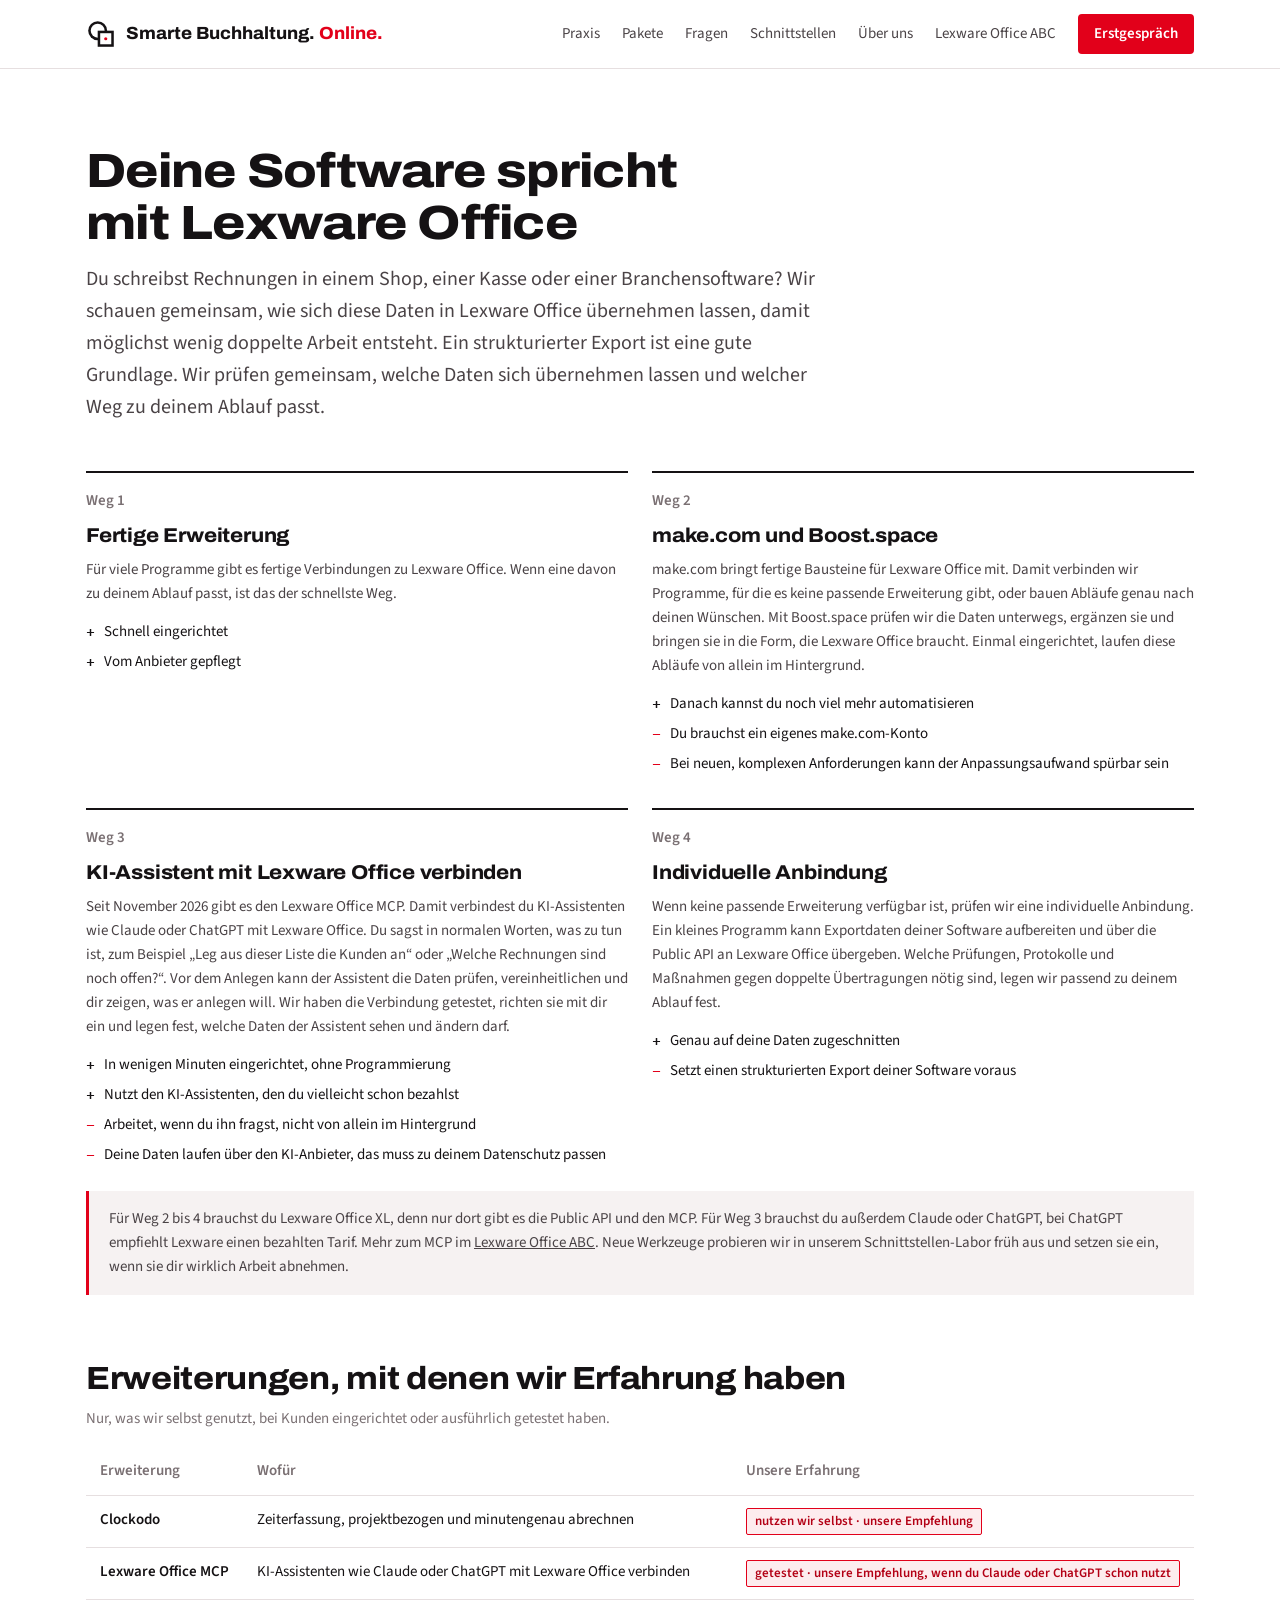
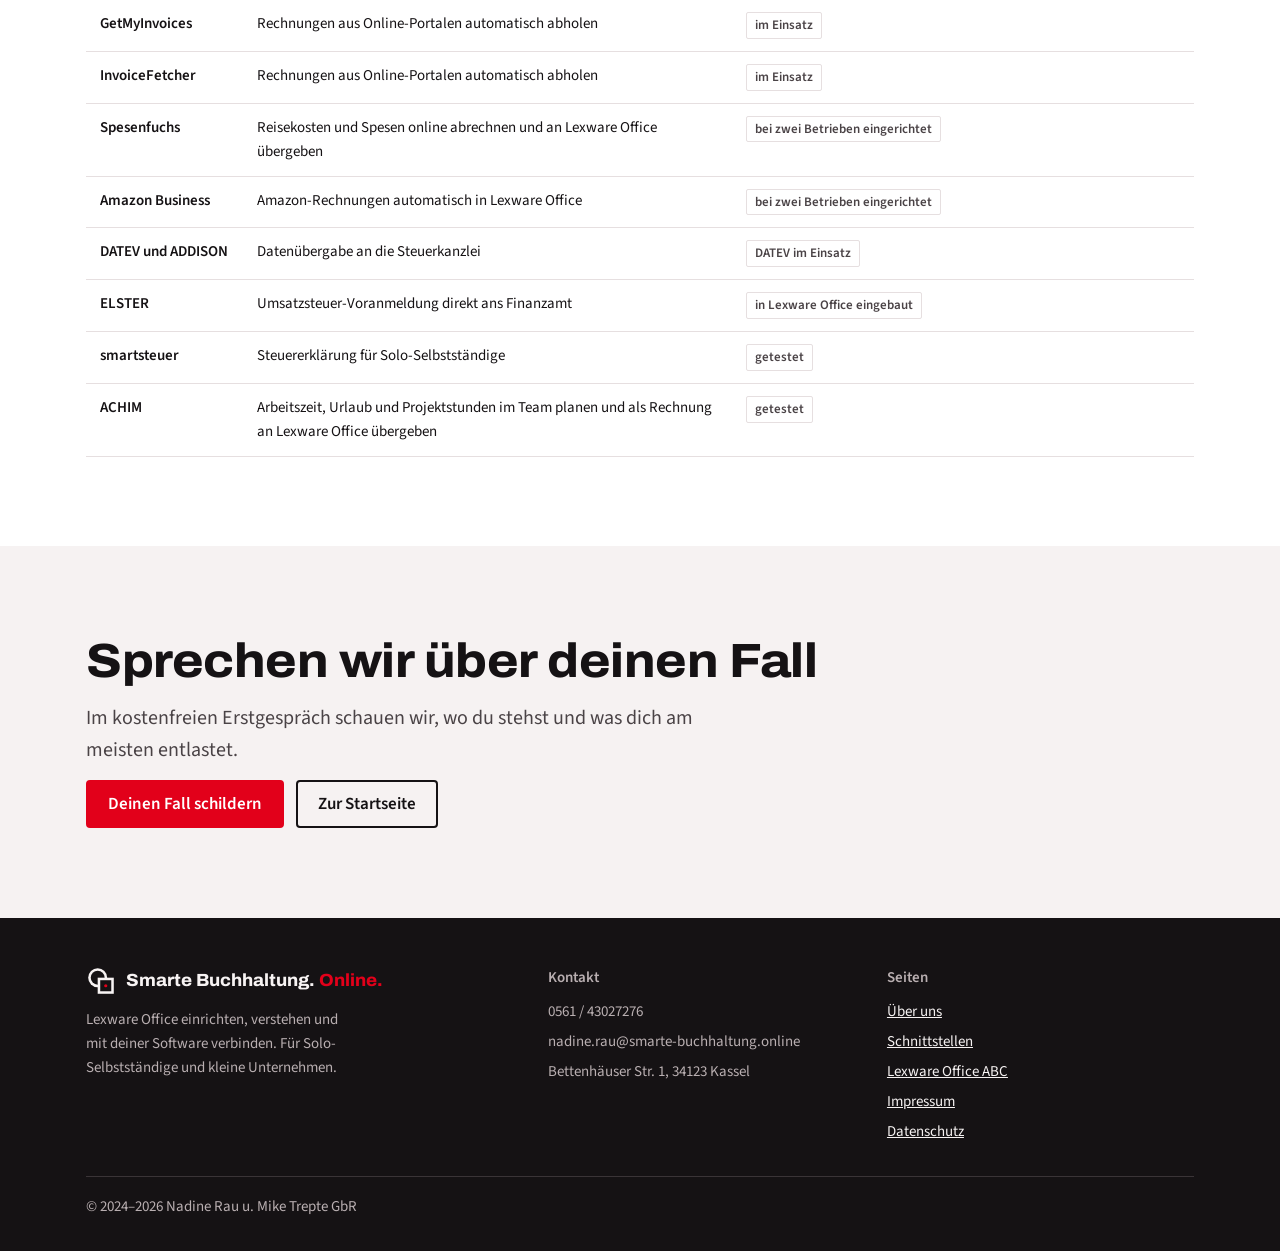
<file: schnittstellen.html>
<!doctype html>
<html lang="de">
<head>
<meta charset="utf-8">
<meta name="viewport" content="width=device-width, initial-scale=1, viewport-fit=cover">
<title>Lexware Office Schnittstellen: make.com, MCP, Public API | Smarte Buchhaltung Online</title>
<meta name="description" content="Software an Lexware Office anbinden: fertige Erweiterungen, make.com und Boost.space, KI-Assistenten wie Claude oder ChatGPT über den Lexware Office MCP oder eine individuelle Anbindung über die Public API. Mike Trepte, Kassel.">
<link rel="canonical" href="https://smarte-buchhaltung.online/schnittstellen.html">
<link rel="icon" type="image/svg+xml" href="favicon.svg">
<link rel="preload" href="fonts/archivo-latin-wdth-normal.woff2" as="font" type="font/woff2" crossorigin>
<link rel="stylesheet" href="css/site.css">
</head>
<body>

<header class="site-header">
  <div class="wrap">
    <a class="brand" href="./" aria-label="Smarte Buchhaltung Online, zur Startseite">
      <svg viewBox="-7 -7 95 95" aria-hidden="true"><circle class="logo-ink" cx="30" cy="30" r="30"/><circle class="logo-paper" cx="30" cy="30" r="22"/><rect class="logo-ink" x="30" y="30" width="51" height="51"/><rect class="logo-paper" x="38" y="38" width="35" height="35"/><circle class="logo-red" cx="55.5" cy="55.5" r="5"/></svg>
      <span>Smarte Buchhaltung. <span class="red">Online.</span></span>
    </a>
    <button class="menu-btn" type="button" id="menu-btn" aria-expanded="false" aria-controls="nav">Menü</button>
    <nav class="nav" id="nav" aria-label="Hauptnavigation">
      <a href="./#praxis">Praxis</a>
      <a href="./#pakete">Pakete</a>
      <a href="./#fragen">Fragen</a>
      <a href="schnittstellen.html">Schnittstellen</a>
      <a href="ueber-uns.html">Über uns</a>
      <a href="lexware-abc.html">Lexware Office ABC</a>
      <a class="btn btn--sm" href="./#kontakt">Erstgespräch</a>
    </nav>
  </div>
</header>

<main>
  <section class="section page-first" id="schnittstellen">
    <div class="wrap">
      <div class="section-head">
        <h1 class="page-h1">Deine Software spricht mit Lexware Office</h1>
        <p class="lead">Du schreibst Rechnungen in einem Shop, einer Kasse oder einer Branchensoftware? Wir schauen gemeinsam, wie sich diese Daten in Lexware Office übernehmen lassen, damit möglichst wenig doppelte Arbeit entsteht. Ein strukturierter Export ist eine gute Grundlage. Wir prüfen gemeinsam, welche Daten sich übernehmen lassen und welcher Weg zu deinem Ablauf passt.</p>
      </div>
      <div class="routes">
        <article class="route">
          <span class="label">Weg 1</span>
          <h3>Fertige Erweiterung</h3>
          <p>Für viele Programme gibt es fertige Verbindungen zu Lexware Office. Wenn eine davon zu deinem Ablauf passt, ist das der schnellste Weg.</p>
          <ul class="pros">
            <li class="pro">Schnell eingerichtet</li>
            <li class="pro">Vom Anbieter gepflegt</li>
          </ul>
        </article>
        <article class="route">
          <span class="label">Weg 2</span>
          <h3>make.com und Boost.space</h3>
          <p>make.com bringt fertige Bausteine für Lexware Office mit. Damit verbinden wir Programme, für die es keine passende Erweiterung gibt, oder bauen Abläufe genau nach deinen Wünschen. Mit Boost.space prüfen wir die Daten unterwegs, ergänzen sie und bringen sie in die Form, die Lexware Office braucht. Einmal eingerichtet, laufen diese Abläufe von allein im Hintergrund.</p>
          <ul class="pros">
            <li class="pro">Danach kannst du noch viel mehr automatisieren</li>
            <li class="con">Du brauchst ein eigenes make.com-Konto</li>
            <li class="con">Bei neuen, komplexen Anforderungen kann der Anpassungsaufwand spürbar sein</li>
          </ul>
        </article>
        <article class="route">
          <span class="label">Weg 3</span>
          <h3>KI-Assistent mit Lexware Office verbinden</h3>
          <p>Seit November 2026 gibt es den Lexware Office MCP. Damit verbindest du KI-Assistenten wie Claude oder ChatGPT mit Lexware Office. Du sagst in normalen Worten, was zu tun ist, zum Beispiel „Leg aus dieser Liste die Kunden an“ oder „Welche Rechnungen sind noch offen?“. Vor dem Anlegen kann der Assistent die Daten prüfen, vereinheitlichen und dir zeigen, was er anlegen will. Wir haben die Verbindung getestet, richten sie mit dir ein und legen fest, welche Daten der Assistent sehen und ändern darf.</p>
          <ul class="pros">
            <li class="pro">In wenigen Minuten eingerichtet, ohne Programmierung</li>
            <li class="pro">Nutzt den KI-Assistenten, den du vielleicht schon bezahlst</li>
            <li class="con">Arbeitet, wenn du ihn fragst, nicht von allein im Hintergrund</li>
            <li class="con">Deine Daten laufen über den KI-Anbieter, das muss zu deinem Datenschutz passen</li>
          </ul>
        </article>
        <article class="route">
          <span class="label">Weg 4</span>
          <h3>Individuelle Anbindung</h3>
          <p>Wenn keine passende Erweiterung verfügbar ist, prüfen wir eine individuelle Anbindung. Ein kleines Programm kann Exportdaten deiner Software aufbereiten und über die Public API an Lexware Office übergeben. Welche Prüfungen, Protokolle und Maßnahmen gegen doppelte Übertragungen nötig sind, legen wir passend zu deinem Ablauf fest.</p>
          <ul class="pros">
            <li class="pro">Genau auf deine Daten zugeschnitten</li>
            <li class="con">Setzt einen strukturierten Export deiner Software voraus</li>
          </ul>
        </article>
      </div>
      <p class="routes-note">Für Weg 2 bis 4 brauchst du Lexware Office XL, denn nur dort gibt es die Public API und den MCP. Für Weg 3 brauchst du außerdem Claude oder ChatGPT, bei ChatGPT empfiehlt Lexware einen bezahlten Tarif. Mehr zum MCP im <a href="lexware-abc.html#mcp">Lexware Office ABC</a>. Neue Werkzeuge probieren wir in unserem Schnittstellen-Labor früh aus und setzen sie ein, wenn sie dir wirklich Arbeit abnehmen.</p>

      <div class="exts">
        <h3>Erweiterungen, mit denen wir Erfahrung haben</h3>
        <p class="exts-intro">Nur, was wir selbst genutzt, bei Kunden eingerichtet oder ausführlich getestet haben.</p>
        <div class="table-wrap">
          <table class="ext-table">
            <thead><tr><th scope="col">Erweiterung</th><th scope="col">Wofür</th><th scope="col">Unsere Erfahrung</th></tr></thead>
            <tbody>
              <tr><td>Clockodo</td><td>Zeiterfassung, projektbezogen und minutengenau abrechnen</td><td><span class="tag tag--red">nutzen wir selbst · unsere Empfehlung</span></td></tr>
              <tr><td>Lexware Office MCP</td><td>KI-Assistenten wie Claude oder ChatGPT mit Lexware Office verbinden</td><td><span class="tag tag--red">getestet · unsere Empfehlung, wenn du Claude oder ChatGPT schon nutzt</span></td></tr>
              <tr><td>GetMyInvoices</td><td>Rechnungen aus Online-Portalen automatisch abholen</td><td><span class="tag">im Einsatz</span></td></tr>
              <tr><td>InvoiceFetcher</td><td>Rechnungen aus Online-Portalen automatisch abholen</td><td><span class="tag">im Einsatz</span></td></tr>
              <tr><td>Spesenfuchs</td><td>Reisekosten und Spesen online abrechnen und an Lexware Office übergeben</td><td><span class="tag">bei zwei Betrieben eingerichtet</span></td></tr>
              <tr><td>Amazon Business</td><td>Amazon-Rechnungen automatisch in Lexware Office</td><td><span class="tag">bei zwei Betrieben eingerichtet</span></td></tr>
              <tr><td>DATEV und ADDISON</td><td>Datenübergabe an die Steuerkanzlei</td><td><span class="tag">DATEV im Einsatz</span></td></tr>
              <tr><td>ELSTER</td><td>Umsatzsteuer-Voranmeldung direkt ans Finanzamt</td><td><span class="tag">in Lexware Office eingebaut</span></td></tr>
              <tr><td>smartsteuer</td><td>Steuererklärung für Solo-Selbstständige</td><td><span class="tag">getestet</span></td></tr>
              <tr><td>ACHIM</td><td>Arbeitszeit, Urlaub und Projektstunden im Team planen und als Rechnung an Lexware Office übergeben</td><td><span class="tag">getestet</span></td></tr>
            </tbody>
          </table>
        </div>
      </div>
    </div>
  </section>

  <section class="section section--tint">
    <div class="wrap abc-cta">
      <h2>Sprechen wir über deinen Fall</h2>
      <p class="lead measure">Im kostenfreien Erstgespräch schauen wir, wo du stehst und was dich am meisten entlastet.</p>
      <div class="btns"><a class="btn" href="./#kontakt">Deinen Fall schildern</a><a class="btn btn--ghost" href="./">Zur Startseite</a></div>
    </div>
  </section>

</main>

<footer class="site-footer">
  <div class="wrap">
    <div class="footer-grid">
      <div>
        <a class="brand" href="./">
          <svg viewBox="-7 -7 95 95" aria-hidden="true"><circle class="logo-ink" cx="30" cy="30" r="30"/><circle class="logo-paper" cx="30" cy="30" r="22"/><rect class="logo-ink" x="30" y="30" width="51" height="51"/><rect class="logo-paper" x="38" y="38" width="35" height="35"/><circle class="logo-red" cx="55.5" cy="55.5" r="5"/></svg>
          <span>Smarte Buchhaltung. <span class="red">Online.</span></span>
        </a>
        <p style="margin-top: 12px; max-width: 36ch;">Lexware Office einrichten, verstehen und mit deiner Software verbinden. Für Solo-Selbstständige und kleine Unternehmen.</p>
      </div>
      <div>
        <span class="label">Kontakt</span>
        <ul>
          <li>0561 / 43027276</li>
          <li>nadine.rau@smarte-buchhaltung.online</li>
          <li>Bettenhäuser Str. 1, 34123 Kassel</li>
        </ul>
      </div>
      <div>
        <span class="label">Seiten</span>
        <ul>
          <li><a href="ueber-uns.html">Über uns</a></li>
          <li><a href="schnittstellen.html">Schnittstellen</a></li>
          <li><a href="lexware-abc.html">Lexware Office ABC</a></li>
          <li><a href="impressum.html">Impressum</a></li>
          <li><a href="datenschutz.html">Datenschutz</a></li>
        </ul>
      </div>
    </div>
    <p class="copy">© 2024–2026 Nadine Rau u. Mike Trepte GbR</p>
  </div>
</footer>

<script>
(function () {
  try {
    var nt = performance.getEntriesByType && performance.getEntriesByType("navigation")[0];
    if (!location.hash && (!nt || nt.type === "navigate")) document.documentElement.scrollIntoView({ block: "start", behavior: "instant" });
  } catch (e) {}
})();
(function () {
  var btn = document.getElementById("menu-btn");
  var nav = document.getElementById("nav");
  if (btn && nav) {
    btn.addEventListener("click", function () {
      var open = nav.classList.toggle("is-open");
      btn.setAttribute("aria-expanded", open ? "true" : "false");
    });
    nav.addEventListener("click", function (e) {
      if (e.target.closest("a")) { nav.classList.remove("is-open"); btn.setAttribute("aria-expanded", "false"); }
    });
  }

  var form = document.getElementById("contact-form");
  var status = document.getElementById("form-status");
  if (!form || !status) return;
  var isLive = /(^|\.)smarte-buchhaltung\.online$/.test(location.hostname);

  function show(msg, ok) {
    status.textContent = msg;
    status.className = "form-status" + (ok ? " is-ok" : " is-error");
    status.hidden = false;
  }

  form.addEventListener("submit", function (e) {
    e.preventDefault();
    if (!form.checkValidity()) {
      show("Bitte fülle Vorname, Nachname und E-Mail aus und bestätige den Datenschutzhinweis.", false);
      return;
    }
    if (!isLive) {
      show("Vorschau: Auf der echten Seite wird die Nachricht jetzt gesendet. Hier wurde nichts verschickt.", true);
      return;
    }
    var submit = form.querySelector("button[type=submit]");
    var label = submit.textContent;
    submit.disabled = true;
    submit.textContent = "Wird gesendet …";
    form.querySelector("[name=zeitstempel]").value = new Date().toISOString().slice(0, 19);
    var fd = new FormData(form);
    // Thema und Belegmenge zusätzlich vorn ins Nachrichtenfeld, falls die Webhook-Strecke nur bekannte Felder weitergibt
    fd.set("nachricht", "Anliegen: " + fd.get("anliegen") + "\nBelege pro Monat: " + fd.get("belege") + "\n\n" + (fd.get("nachricht") || ""));
    fetch(form.dataset.webhook, { method: "POST", body: fd, mode: "no-cors" })
      .then(function () {
        form.reset();
        show("Danke. Deine Nachricht ist bei uns angekommen. Wir melden uns persönlich, meistens innerhalb eines Werktags.", true);
      })
      .catch(function () {
        show("Die Nachricht ist nicht angekommen. Schreib uns bitte direkt an nadine.rau@smarte-buchhaltung.online.", false);
      })
      .then(function () { submit.disabled = false; submit.textContent = label; });
  });
})();
</script>
</body>
</html>
</file>
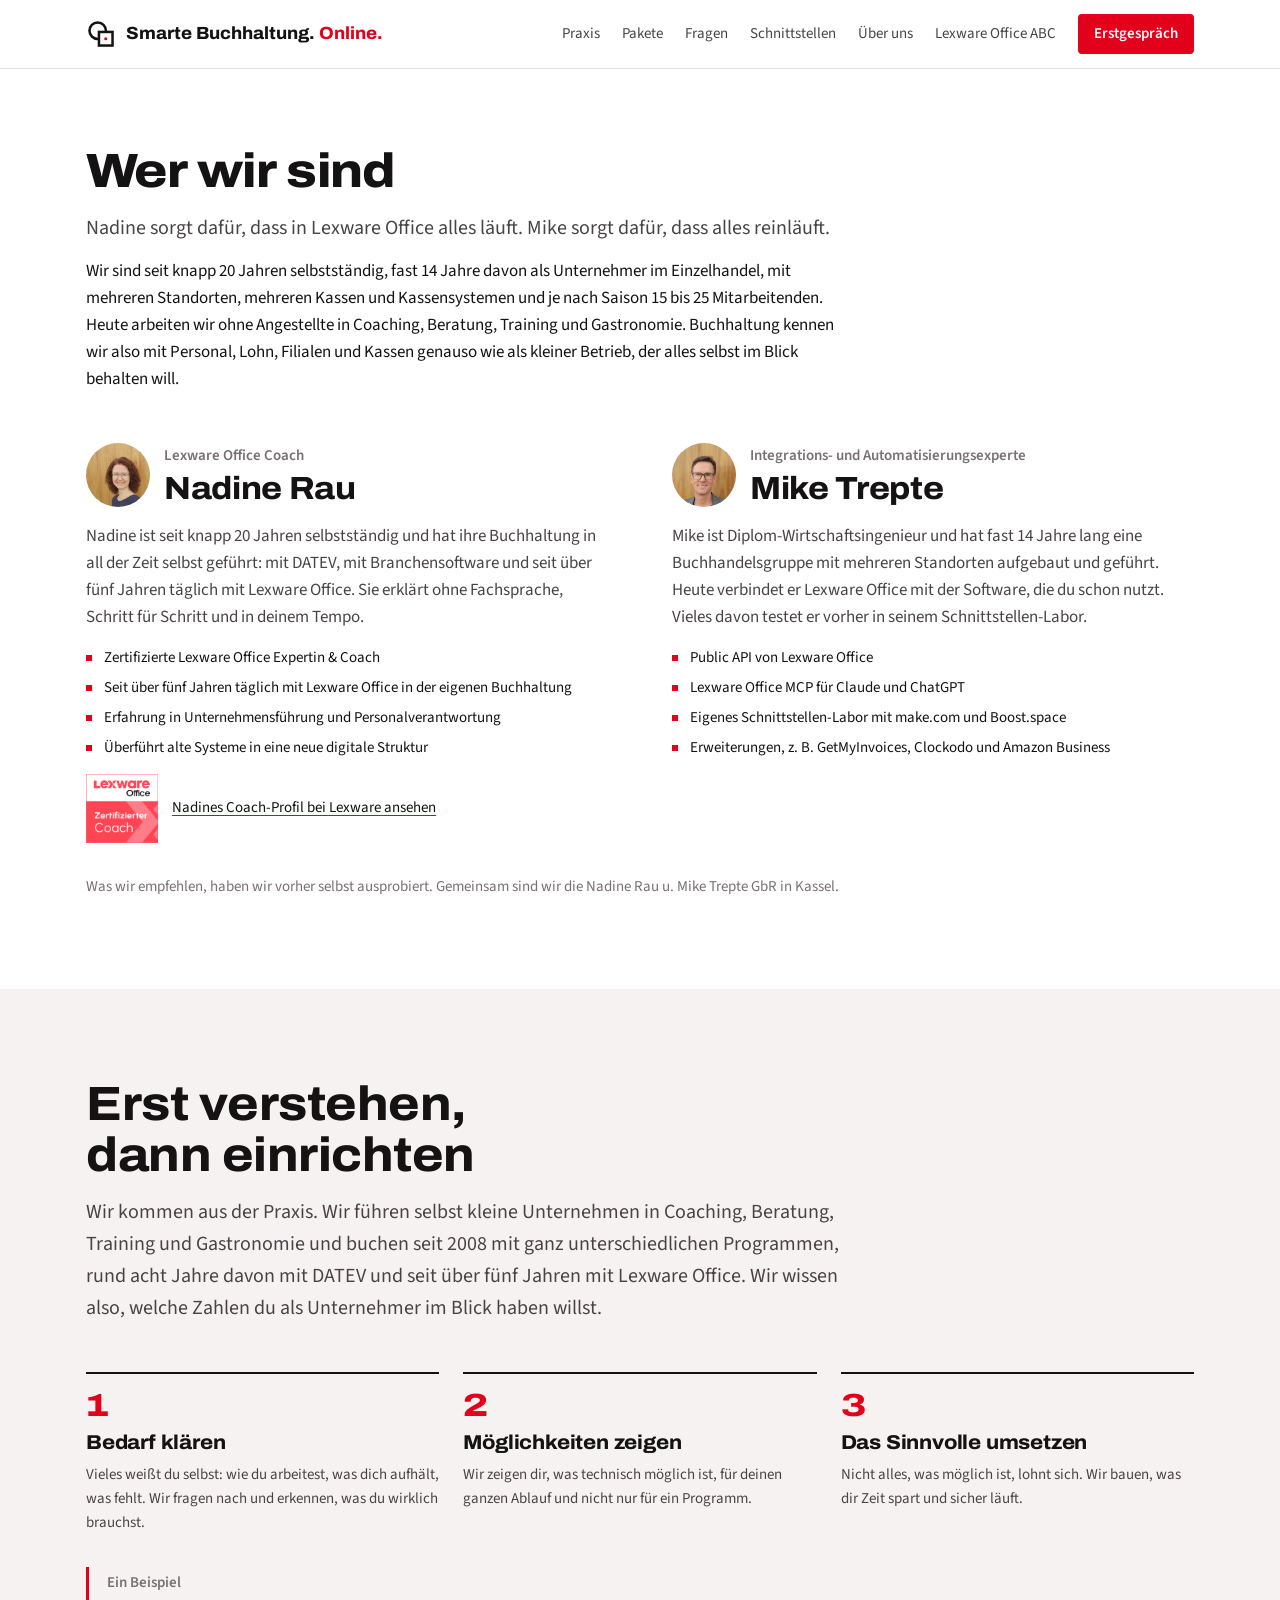
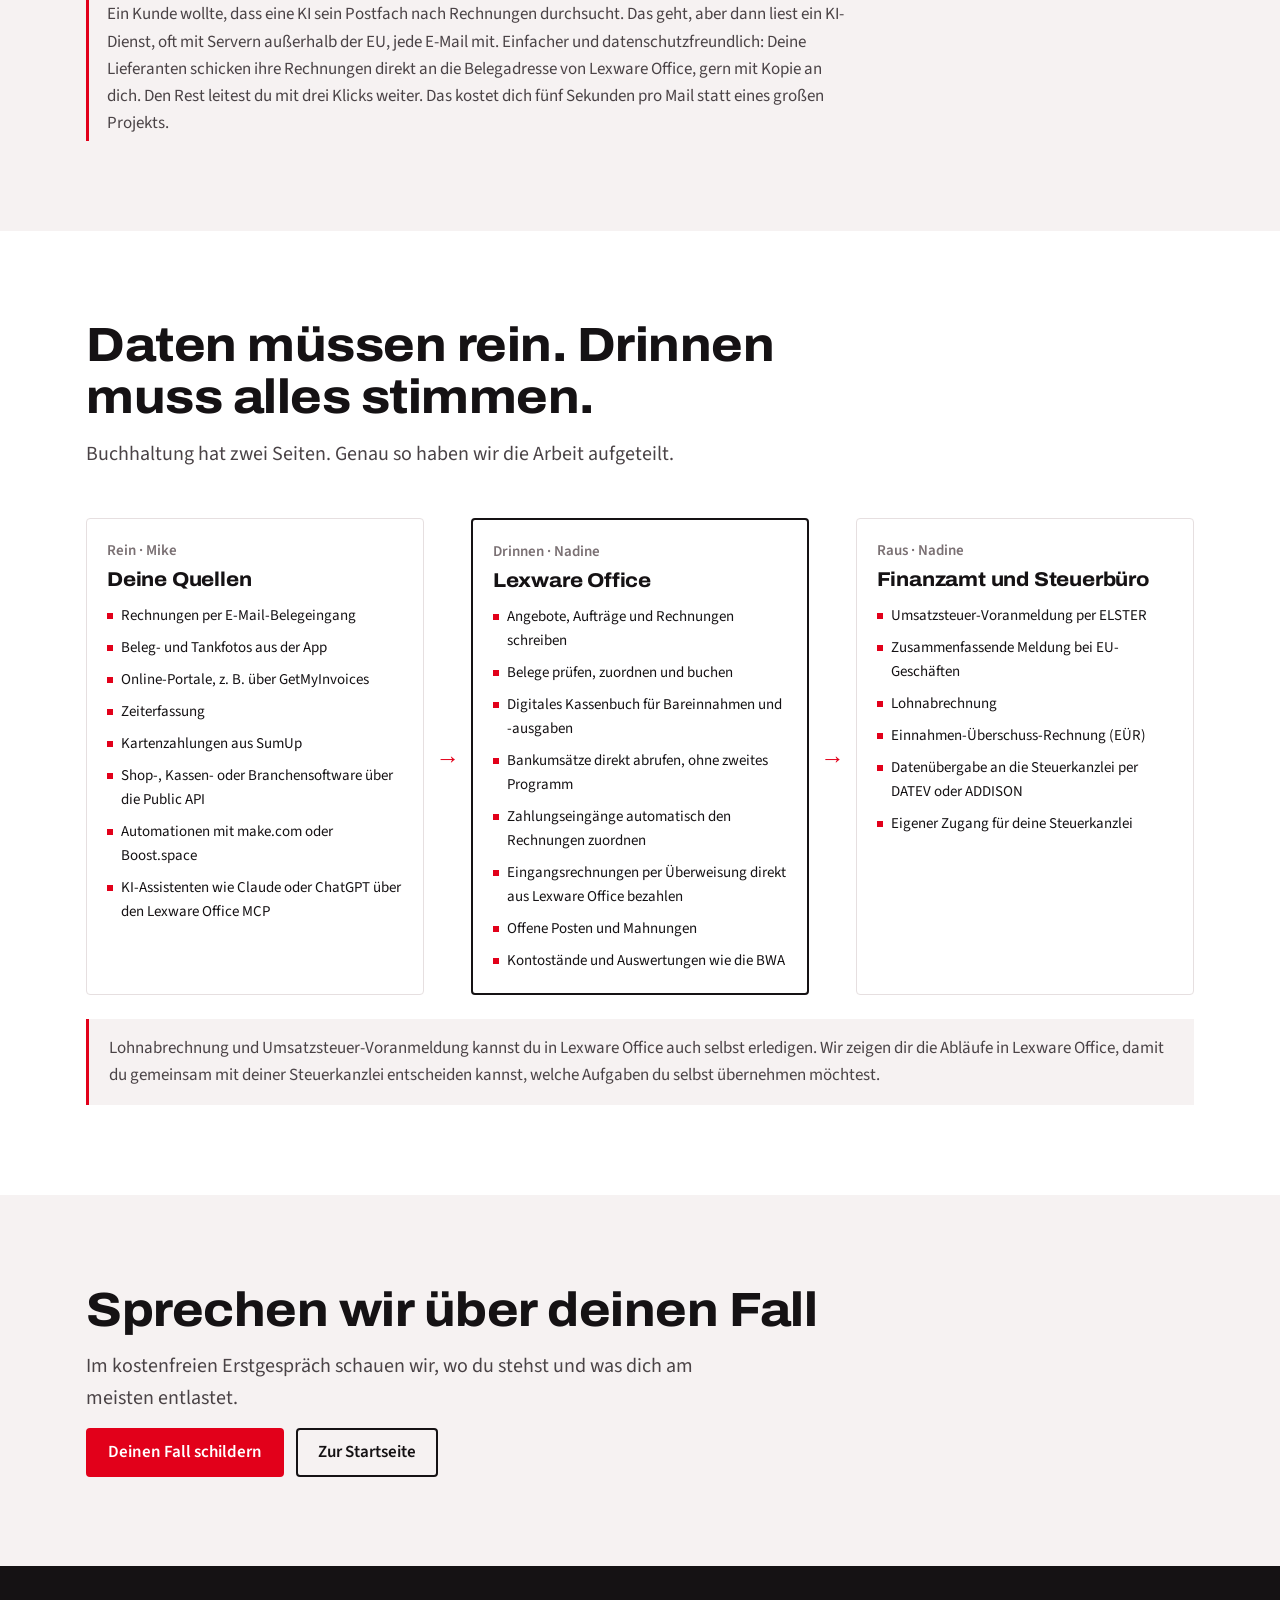
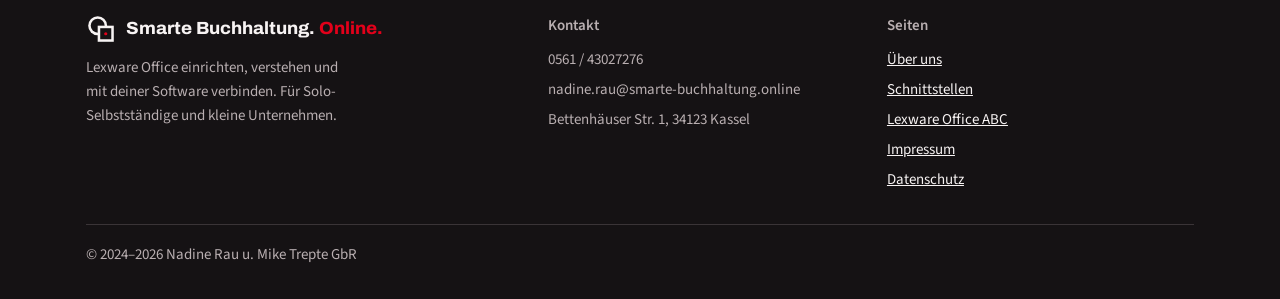
<file: ueber-uns.html>
<!doctype html>
<html lang="de">
<head>
<meta charset="utf-8">
<meta name="viewport" content="width=device-width, initial-scale=1, viewport-fit=cover">
<title>Über uns: Nadine Rau und Mike Trepte | Smarte Buchhaltung Online, Kassel</title>
<meta name="description" content="Nadine Rau, zertifizierte Lexware Office Coach, und Mike Trepte, Integrations- und Automatisierungsexperte. Unternehmer aus Kassel, seit 2008 mit Buchhaltungsprogrammen in der Praxis. So gehen wir vor.">
<link rel="canonical" href="https://smarte-buchhaltung.online/ueber-uns.html">
<link rel="icon" type="image/svg+xml" href="favicon.svg">
<link rel="preload" href="fonts/archivo-latin-wdth-normal.woff2" as="font" type="font/woff2" crossorigin>
<link rel="stylesheet" href="css/site.css">
</head>
<body>

<header class="site-header">
  <div class="wrap">
    <a class="brand" href="./" aria-label="Smarte Buchhaltung Online, zur Startseite">
      <svg viewBox="-7 -7 95 95" aria-hidden="true"><circle class="logo-ink" cx="30" cy="30" r="30"/><circle class="logo-paper" cx="30" cy="30" r="22"/><rect class="logo-ink" x="30" y="30" width="51" height="51"/><rect class="logo-paper" x="38" y="38" width="35" height="35"/><circle class="logo-red" cx="55.5" cy="55.5" r="5"/></svg>
      <span>Smarte Buchhaltung. <span class="red">Online.</span></span>
    </a>
    <button class="menu-btn" type="button" id="menu-btn" aria-expanded="false" aria-controls="nav">Menü</button>
    <nav class="nav" id="nav" aria-label="Hauptnavigation">
      <a href="./#praxis">Praxis</a>
      <a href="./#pakete">Pakete</a>
      <a href="./#fragen">Fragen</a>
      <a href="schnittstellen.html">Schnittstellen</a>
      <a href="ueber-uns.html">Über uns</a>
      <a href="lexware-abc.html">Lexware Office ABC</a>
      <a class="btn btn--sm" href="./#kontakt">Erstgespräch</a>
    </nav>
  </div>
</header>

<main>
  <section class="section page-first" id="ueber-uns">
    <div class="wrap">
      <div class="section-head">
        <h1 class="page-h1">Wer wir sind</h1>
        <p class="lead">Nadine sorgt dafür, dass in Lexware Office alles läuft. Mike sorgt dafür, dass alles reinläuft.</p>
        <p>Wir sind seit knapp 20 Jahren selbstständig, fast 14 Jahre davon als Unternehmer im Einzelhandel, mit mehreren Standorten, mehreren Kassen und Kassensystemen und je nach Saison 15 bis 25 Mitarbeitenden. Heute arbeiten wir ohne Angestellte in Coaching, Beratung, Training und Gastronomie. Buchhaltung kennen wir also mit Personal, Lohn, Filialen und Kassen genauso wie als kleiner Betrieb, der alles selbst im Blick behalten will.</p>
      </div>
      <div class="people">
        <div class="bio">
          <div class="bio-head"><img src="img/nadine.jpg" width="64" height="64" alt=""><div><span class="label">Lexware Office Coach</span><h3>Nadine Rau</h3></div></div>
          <p>Nadine ist seit knapp 20 Jahren selbstständig und hat ihre Buchhaltung in all der Zeit selbst geführt: mit DATEV, mit Branchensoftware und seit über fünf Jahren täglich mit Lexware Office. Sie erklärt ohne Fachsprache, Schritt für Schritt und in deinem Tempo.</p>
          <ul class="facts">
            <li>Zertifizierte Lexware Office Expertin &amp; Coach</li>
            <li>Seit über fünf Jahren täglich mit Lexware Office in der eigenen Buchhaltung</li>
            <li>Erfahrung in Unternehmensführung und Personalverantwortung</li>
            <li>Überführt alte Systeme in eine neue digitale Struktur</li>
          </ul>
          <a class="seal" href="https://coaches.lexware.de/coach/nadine-rau/" target="_blank" rel="noopener">
            <img src="img/lexware-office-coach.png" width="355" height="345" alt="Lexware Office: Zertifizierter Coach">
            <span class="seal-link">Nadines Coach-Profil bei Lexware ansehen</span>
          </a>
        </div>
        <div class="bio">
          <div class="bio-head"><img src="img/mike.jpg" width="64" height="64" alt=""><div><span class="label">Integrations- und Automatisierungsexperte</span><h3>Mike Trepte</h3></div></div>
          <p>Mike ist Diplom-Wirtschaftsingenieur und hat fast 14 Jahre lang eine Buchhandelsgruppe mit mehreren Standorten aufgebaut und geführt. Heute verbindet er Lexware Office mit der Software, die du schon nutzt. Vieles davon testet er vorher in seinem Schnittstellen-Labor.</p>
          <ul class="facts">
            <li>Public API von Lexware Office</li>
            <li>Lexware Office MCP für Claude und ChatGPT</li>
            <li>Eigenes Schnittstellen-Labor mit make.com und Boost.space</li>
            <li>Erweiterungen, z. B. GetMyInvoices, Clockodo und Amazon Business</li>
          </ul>
        </div>
      </div>
      <p class="together">Was wir empfehlen, haben wir vorher selbst ausprobiert. Gemeinsam sind wir die Nadine Rau u. Mike Trepte GbR in Kassel.</p>
    </div>
  </section>

  <section class="section section--tint" id="vorgehen">
    <div class="wrap">
      <div class="section-head">
        <h2>Erst verstehen, dann einrichten</h2>
        <p class="lead">Wir kommen aus der Praxis. Wir führen selbst kleine Unternehmen in Coaching, Beratung, Training und Gastronomie und buchen seit 2008 mit ganz unterschiedlichen Programmen, rund acht Jahre davon mit DATEV und seit über fünf Jahren mit Lexware Office. Wir wissen also, welche Zahlen du als Unternehmer im Blick haben willst.</p>
      </div>
      <ol class="steps">
        <li class="step">
          <span class="step-no">1</span>
          <h3>Bedarf klären</h3>
          <p>Vieles weißt du selbst: wie du arbeitest, was dich aufhält, was fehlt. Wir fragen nach und erkennen, was du wirklich brauchst.</p>
        </li>
        <li class="step">
          <span class="step-no">2</span>
          <h3>Möglichkeiten zeigen</h3>
          <p>Wir zeigen dir, was technisch möglich ist, für deinen ganzen Ablauf und nicht nur für ein Programm.</p>
        </li>
        <li class="step">
          <span class="step-no">3</span>
          <h3>Das Sinnvolle umsetzen</h3>
          <p>Nicht alles, was möglich ist, lohnt sich. Wir bauen, was dir Zeit spart und sicher läuft.</p>
        </li>
      </ol>
      <aside class="aside-example">
        <span class="label">Ein Beispiel</span>
        <p>Ein Kunde wollte, dass eine KI sein Postfach nach Rechnungen durchsucht. Das geht, aber dann liest ein KI-Dienst, oft mit Servern außerhalb der EU, jede E-Mail mit. Einfacher und datenschutzfreundlich: Deine Lieferanten schicken ihre Rechnungen direkt an die Belegadresse von Lexware Office, gern mit Kopie an dich. Den Rest leitest du mit drei Klicks weiter. Das kostet dich fünf Sekunden pro Mail statt eines großen Projekts.</p>
      </aside>
    </div>
  </section>

  <section class="section" id="system">
    <div class="wrap">
      <div class="section-head">
        <h2>Daten müssen rein. Drinnen muss alles stimmen.</h2>
        <p class="lead">Buchhaltung hat zwei Seiten. Genau so haben wir die Arbeit aufgeteilt.</p>
      </div>
      <div class="flow">
        <div class="flow-col">
          <div class="flow-head"><span class="label">Rein · Mike</span><h3>Deine Quellen</h3></div>
          <ul class="flow-list">
            <li>Rechnungen per E-Mail-Belegeingang</li>
            <li>Beleg- und Tankfotos aus der App</li>
            <li>Online-Portale, z. B. über GetMyInvoices</li>
            <li>Zeiterfassung</li>
            <li>Kartenzahlungen aus SumUp</li>
            <li>Shop-, Kassen- oder Branchensoftware über die Public API</li>
            <li>Automationen mit make.com oder Boost.space</li>
            <li>KI-Assistenten wie Claude oder ChatGPT über den Lexware Office MCP</li>
          </ul>
        </div>
        <div class="flow-arrow" aria-hidden="true">→</div>
        <div class="flow-col flow-col--core">
          <div class="flow-head"><span class="label">Drinnen · Nadine</span><h3>Lexware Office</h3></div>
          <ul class="flow-list">
            <li>Angebote, Aufträge und Rechnungen schreiben</li>
            <li>Belege prüfen, zuordnen und buchen</li>
            <li>Digitales Kassenbuch für Bareinnahmen und -ausgaben</li>
            <li>Bankumsätze direkt abrufen, ohne zweites Programm</li>
            <li>Zahlungseingänge automatisch den Rechnungen zuordnen</li>
            <li>Eingangsrechnungen per Überweisung direkt aus Lexware Office bezahlen</li>
            <li>Offene Posten und Mahnungen</li>
            <li>Kontostände und Auswertungen wie die BWA</li>
          </ul>
        </div>
        <div class="flow-arrow" aria-hidden="true">→</div>
        <div class="flow-col">
          <div class="flow-head"><span class="label">Raus · Nadine</span><h3>Finanzamt und Steuerbüro</h3></div>
          <ul class="flow-list">
            <li>Umsatzsteuer-Voranmeldung per ELSTER</li>
            <li>Zusammenfassende Meldung bei EU-Geschäften</li>
            <li>Lohnabrechnung</li>
            <li>Einnahmen-Überschuss-Rechnung (EÜR)</li>
            <li>Datenübergabe an die Steuerkanzlei per DATEV oder ADDISON</li>
            <li>Eigener Zugang für deine Steuerkanzlei</li>
          </ul>
        </div>
      </div>
      <p class="flow-note">Lohnabrechnung und Umsatzsteuer-Voranmeldung kannst du in Lexware Office auch selbst erledigen. Wir zeigen dir die Abläufe in Lexware Office, damit du gemeinsam mit deiner Steuerkanzlei entscheiden kannst, welche Aufgaben du selbst übernehmen möchtest.</p>
    </div>
  </section>

  <section class="section section--tint">
    <div class="wrap abc-cta">
      <h2>Sprechen wir über deinen Fall</h2>
      <p class="lead measure">Im kostenfreien Erstgespräch schauen wir, wo du stehst und was dich am meisten entlastet.</p>
      <div class="btns"><a class="btn" href="./#kontakt">Deinen Fall schildern</a><a class="btn btn--ghost" href="./">Zur Startseite</a></div>
    </div>
  </section>

</main>

<footer class="site-footer">
  <div class="wrap">
    <div class="footer-grid">
      <div>
        <a class="brand" href="./">
          <svg viewBox="-7 -7 95 95" aria-hidden="true"><circle class="logo-ink" cx="30" cy="30" r="30"/><circle class="logo-paper" cx="30" cy="30" r="22"/><rect class="logo-ink" x="30" y="30" width="51" height="51"/><rect class="logo-paper" x="38" y="38" width="35" height="35"/><circle class="logo-red" cx="55.5" cy="55.5" r="5"/></svg>
          <span>Smarte Buchhaltung. <span class="red">Online.</span></span>
        </a>
        <p style="margin-top: 12px; max-width: 36ch;">Lexware Office einrichten, verstehen und mit deiner Software verbinden. Für Solo-Selbstständige und kleine Unternehmen.</p>
      </div>
      <div>
        <span class="label">Kontakt</span>
        <ul>
          <li>0561 / 43027276</li>
          <li>nadine.rau@smarte-buchhaltung.online</li>
          <li>Bettenhäuser Str. 1, 34123 Kassel</li>
        </ul>
      </div>
      <div>
        <span class="label">Seiten</span>
        <ul>
          <li><a href="ueber-uns.html">Über uns</a></li>
          <li><a href="schnittstellen.html">Schnittstellen</a></li>
          <li><a href="lexware-abc.html">Lexware Office ABC</a></li>
          <li><a href="impressum.html">Impressum</a></li>
          <li><a href="datenschutz.html">Datenschutz</a></li>
        </ul>
      </div>
    </div>
    <p class="copy">© 2024–2026 Nadine Rau u. Mike Trepte GbR</p>
  </div>
</footer>

<script>
(function () {
  try {
    var nt = performance.getEntriesByType && performance.getEntriesByType("navigation")[0];
    if (!location.hash && (!nt || nt.type === "navigate")) document.documentElement.scrollIntoView({ block: "start", behavior: "instant" });
  } catch (e) {}
})();
(function () {
  var btn = document.getElementById("menu-btn");
  var nav = document.getElementById("nav");
  if (btn && nav) {
    btn.addEventListener("click", function () {
      var open = nav.classList.toggle("is-open");
      btn.setAttribute("aria-expanded", open ? "true" : "false");
    });
    nav.addEventListener("click", function (e) {
      if (e.target.closest("a")) { nav.classList.remove("is-open"); btn.setAttribute("aria-expanded", "false"); }
    });
  }

  var form = document.getElementById("contact-form");
  var status = document.getElementById("form-status");
  if (!form || !status) return;
  var isLive = /(^|\.)smarte-buchhaltung\.online$/.test(location.hostname);

  function show(msg, ok) {
    status.textContent = msg;
    status.className = "form-status" + (ok ? " is-ok" : " is-error");
    status.hidden = false;
  }

  form.addEventListener("submit", function (e) {
    e.preventDefault();
    if (!form.checkValidity()) {
      show("Bitte fülle Vorname, Nachname und E-Mail aus und bestätige den Datenschutzhinweis.", false);
      return;
    }
    if (!isLive) {
      show("Vorschau: Auf der echten Seite wird die Nachricht jetzt gesendet. Hier wurde nichts verschickt.", true);
      return;
    }
    var submit = form.querySelector("button[type=submit]");
    var label = submit.textContent;
    submit.disabled = true;
    submit.textContent = "Wird gesendet …";
    form.querySelector("[name=zeitstempel]").value = new Date().toISOString().slice(0, 19);
    var fd = new FormData(form);
    // Thema und Belegmenge zusätzlich vorn ins Nachrichtenfeld, falls die Webhook-Strecke nur bekannte Felder weitergibt
    fd.set("nachricht", "Anliegen: " + fd.get("anliegen") + "\nBelege pro Monat: " + fd.get("belege") + "\n\n" + (fd.get("nachricht") || ""));
    fetch(form.dataset.webhook, { method: "POST", body: fd, mode: "no-cors" })
      .then(function () {
        form.reset();
        show("Danke. Deine Nachricht ist bei uns angekommen. Wir melden uns persönlich, meistens innerhalb eines Werktags.", true);
      })
      .catch(function () {
        show("Die Nachricht ist nicht angekommen. Schreib uns bitte direkt an nadine.rau@smarte-buchhaltung.online.", false);
      })
      .then(function () { submit.disabled = false; submit.textContent = label; });
  });
})();
</script>
</body>
</html>
</file>
<file: css/site.css>
/* Layout-Idee: Belegordner. Weißes Papier, schwarze Schrift, Rot nur für Marke,
   Handlungsaufforderungen und den einen Buchungsstempel. Monospace für alles,
   was auf einem Beleg stehen würde: Preise, Versionen, Fallnummern.
   Bewusst nur ein helles Erscheinungsbild (Markenfarben Weiß/Schwarz/Rot). */

@font-face {
  font-family: "Archivo";
  font-style: normal;
  font-display: swap;
  font-weight: 100 900;
  font-stretch: 62% 125%;
  src: url("../fonts/archivo-latin-wdth-normal.woff2") format("woff2-variations"),
       url("../fonts/archivo-latin-wdth-normal.woff2") format("woff2");
}
@font-face {
  font-family: "Source Sans 3";
  font-style: normal;
  font-display: swap;
  font-weight: 400;
  src: url("../fonts/source-sans-3-latin-400-normal.woff2") format("woff2");
}
@font-face {
  font-family: "Source Sans 3";
  font-style: normal;
  font-display: swap;
  font-weight: 600;
  src: url("../fonts/source-sans-3-latin-600-normal.woff2") format("woff2");
}
@font-face {
  font-family: "IBM Plex Mono";
  font-style: normal;
  font-display: swap;
  font-weight: 400;
  src: url("../fonts/ibm-plex-mono-latin-400-normal.woff2") format("woff2");
}
@font-face {
  font-family: "IBM Plex Mono";
  font-style: normal;
  font-display: swap;
  font-weight: 500;
  src: url("../fonts/ibm-plex-mono-latin-500-normal.woff2") format("woff2");
}

:root {
  /* Farbe */
  --paper: #ffffff;
  --ink: #151214;
  --ink-2: #4a4346;
  --muted: #7a7073;
  --line: #e6dfe0;
  --tint: #f6f2f2;
  --red: #e2001a;
  --red-ink: #b30015;
  --red-wash: #fdecee;
  --on-ink: #f7f3f3;
  --on-ink-muted: #b9afb1;

  /* Schrift */
  --f-display: "Archivo", "Arial Narrow", Arial, sans-serif;
  --f-body: "Source Sans 3", "Segoe UI", Roboto, Arial, sans-serif;
  --f-mono: "IBM Plex Mono", ui-monospace, "SFMono-Regular", Consolas, monospace;

  /* Skala */
  --t-xs: 0.8125rem;
  --t-sm: 0.9375rem;
  --t-md: 1.0625rem;
  --t-lg: 1.25rem;
  --t-xl: clamp(1.5rem, 1.2rem + 1.2vw, 2rem);
  --t-2xl: clamp(2rem, 1.4rem + 2.6vw, 3rem);
  --t-hero: clamp(2.6rem, 1.6rem + 4.6vw, 4.75rem);

  --gutter-l: max(16px, env(safe-area-inset-left, 0px));
  --gutter-r: max(16px, env(safe-area-inset-right, 0px));
  --maxw: 1140px;
  --radius: 4px;

  color-scheme: light;
}

*, *::before, *::after { box-sizing: border-box; }

html { scroll-behavior: smooth; scroll-padding-top: 88px; }
@media (prefers-reduced-motion: reduce) { html { scroll-behavior: auto; } }

body {
  margin: 0;
  background: var(--paper);
  color: var(--ink);
  font-family: var(--f-body);
  font-size: var(--t-md);
  line-height: 1.6;
  -webkit-font-smoothing: antialiased;
}

body::before {
  content: "";
  position: fixed;
  inset: 0 0 auto;
  height: env(safe-area-inset-top, 0px);
  z-index: 30;
  background: var(--paper);
}

img { max-width: 100%; height: auto; display: block; }

a { color: inherit; }
a:focus-visible, button:focus-visible, input:focus-visible, select:focus-visible, textarea:focus-visible, summary:focus-visible {
  outline: 2px solid var(--red);
  outline-offset: 3px;
}

h1, h2, h3 {
  font-family: var(--f-display);
  font-stretch: 108%;
  font-weight: 760;
  line-height: 1.08;
  letter-spacing: -0.01em;
  text-wrap: balance;
  margin: 0;
}
h2 { font-size: var(--t-2xl); }
h3 { font-size: var(--t-lg); line-height: 1.25; }
p { margin: 0; }

.wrap {
  width: 100%;
  max-width: var(--maxw);
  margin-inline: auto;
  padding-left: var(--gutter-l);
  padding-right: var(--gutter-r);
}

.label {
  font-family: var(--f-body);
  font-size: var(--t-sm);
  font-weight: 600;
  color: var(--muted);
}
.label--red { color: var(--red-ink); }

.red { color: var(--red); }
.measure { max-width: 62ch; }
.lead { font-size: var(--t-lg); color: var(--ink-2); }

/* Entwurfs-Hinweis */
.draftbar {
  background: var(--ink);
  color: var(--on-ink);
  font-family: var(--f-mono);
  font-size: var(--t-xs);
}
.draftbar .wrap { padding-block: 8px; }
.draftbar mark {
  background: transparent;
  color: var(--on-ink);
  border-bottom: 2px dashed var(--red);
}

/* Kopfzeile */
.site-header {
  position: sticky;
  top: env(safe-area-inset-top, 0px);
  z-index: 20;
  background: var(--paper);
  border-bottom: 1px solid var(--line);
}
.site-header .wrap {
  display: flex;
  align-items: center;
  gap: 24px;
  padding-block: 14px;
}
.brand {
  display: flex;
  align-items: center;
  gap: 10px;
  text-decoration: none;
  font-family: var(--f-display);
  font-weight: 760;
  font-stretch: 104%;
  font-size: 1.1rem;
  white-space: nowrap;
}
.brand svg { width: 30px; height: 30px; flex: none; }
.logo-ink { fill: var(--ink); }
.logo-paper { fill: var(--paper); }
.logo-red { fill: var(--red); }

.nav { margin-left: auto; display: flex; align-items: center; gap: 22px; }
.nav a:not(.btn) {
  text-decoration: none;
  font-size: var(--t-sm);
  color: var(--ink-2);
  white-space: nowrap;
}
.nav a:not(.btn):hover { color: var(--ink); text-decoration: underline; text-decoration-color: var(--red); text-underline-offset: 5px; }
.menu-btn { display: none; }
@media (max-width: 440px) {
  .site-header .wrap { gap: 12px; }
  .brand { font-size: 0.95rem; gap: 8px; }
  .brand svg { width: 26px; height: 26px; }
}

@media (max-width: 1080px) {
  .nav { display: none; }
  .menu-btn {
    display: inline-flex;
    margin-left: auto;
    align-items: center;
    gap: 8px;
    font: 500 var(--t-sm) var(--f-mono);
    background: none;
    border: 1px solid var(--line);
    border-radius: var(--radius);
    padding: 8px 12px;
    color: var(--ink);
    cursor: pointer;
  }
  .nav.is-open {
    display: flex;
    position: absolute;
    top: 100%;
    left: 0;
    right: 0;
    flex-direction: column;
    align-items: stretch;
    gap: 0;
    background: var(--paper);
    border-bottom: 1px solid var(--line);
    padding: 8px var(--gutter-r) 16px var(--gutter-l);
  }
  .nav.is-open a:not(.btn) { padding: 10px 0; border-bottom: 1px solid var(--line); }
  .nav.is-open .btn { margin-top: 12px; }
}

/* Buttons */
.btn {
  display: inline-flex;
  align-items: center;
  justify-content: center;
  gap: 8px;
  padding: 12px 20px;
  border-radius: var(--radius);
  font-family: var(--f-body);
  font-weight: 600;
  font-size: var(--t-md);
  line-height: 1.2;
  text-decoration: none;
  border: 2px solid var(--red);
  background: var(--red);
  color: var(--paper);
  cursor: pointer;
  transition: background-color 0.15s ease, color 0.15s ease;
}
.btn:hover { background: var(--red-ink); border-color: var(--red-ink); }
.btn--ghost { background: transparent; color: var(--ink); border-color: var(--ink); }
.btn--ghost:hover { background: var(--ink); color: var(--paper); border-color: var(--ink); }
.btn--sm { padding: 9px 14px; font-size: var(--t-sm); }
.btns { display: flex; flex-wrap: wrap; gap: 12px; }

/* Sektionen */
.section { padding-block: clamp(56px, 7vw, 104px); }
.section--tint { background: var(--tint); }
.section--line { border-top: 1px solid var(--line); }
.section-head { display: grid; gap: 14px; margin-bottom: clamp(28px, 4vw, 48px); max-width: 760px; }

/* Hero */
.hero { padding-block: clamp(40px, 6vw, 88px) clamp(48px, 6vw, 96px); }
.hero-grid {
  display: grid;
  grid-template-columns: minmax(0, 1.1fr) minmax(0, 0.9fr);
  gap: clamp(32px, 5vw, 72px);
  align-items: end;
}
.hero-title { display: grid; gap: 18px; margin-bottom: clamp(28px, 4vw, 48px); }
.hero h1 { font-size: var(--t-hero); font-stretch: 112%; font-weight: 800; letter-spacing: -0.02em; max-width: 15ch; }
@media (min-width: 1000px) { .hero h1 { max-width: none; } }
.hero-copy { display: grid; gap: 22px; min-width: 0; }
.hero-roles {
  font-family: var(--f-display);
  font-stretch: 100%;
  font-weight: 600;
  font-size: var(--t-xl);
  line-height: 1.3;
  max-width: 30ch;
}
.hero-roles em { font-style: normal; color: var(--red); }
.hero-note { font-size: var(--t-sm); color: var(--muted); }

.duo { display: grid; grid-template-columns: 1fr 1fr; gap: 16px; min-width: 0; }
.person { display: grid; gap: 10px; margin: 0; }
.person-photo { position: relative; }
.person-photo img {
  width: 100%;
  aspect-ratio: 4 / 5;
  object-fit: cover;
  object-position: center 30%;
  border-radius: var(--radius);
}
.person-tag {
  position: absolute;
  left: 10px;
  bottom: 10px;
  background: var(--paper);
  color: var(--red-ink);
  font-family: var(--f-mono);
  font-weight: 500;
  font-size: var(--t-xs);
  letter-spacing: 0.04em;
  padding: 4px 8px;
  border-radius: 2px;
}
.person figcaption { display: grid; gap: 2px; }
.person-name { font-family: var(--f-display); font-weight: 700; font-size: var(--t-md); font-stretch: 104%; }
.person-role { font-size: var(--t-sm); color: var(--ink-2); }

@media (max-width: 860px) {
  .hero-grid { grid-template-columns: minmax(0, 1fr); }
}

/* Datenfluss */
.flow {
  display: grid;
  grid-template-columns: minmax(0, 1fr) auto minmax(0, 1fr) auto minmax(0, 1fr);
  gap: 16px;
  align-items: stretch;
}
.flow-col {
  background: var(--paper);
  border: 1px solid var(--line);
  border-radius: var(--radius);
  padding: 20px;
  display: grid;
  align-content: start;
  gap: 12px;
  min-width: 0;
}
.flow-col--core { border: 2px solid var(--ink); }
.flow-head { display: grid; gap: 4px; }
.flow-head h3 { font-size: var(--t-lg); }
.flow-list { list-style: none; margin: 0; padding: 0; display: grid; gap: 8px; font-size: var(--t-sm); }
.flow-list li { padding-left: 14px; position: relative; }
.flow-list li::before { content: ""; position: absolute; left: 0; top: 0.62em; width: 6px; height: 6px; background: var(--red); }
.flow-arrow {
  align-self: center;
  font-family: var(--f-mono);
  font-size: 1.5rem;
  color: var(--red);
  line-height: 1;
}
.flow-note { margin-top: 24px; padding: 16px 20px; background: var(--tint); border-left: 3px solid var(--red); color: var(--ink-2); }
@media (max-width: 900px) {
  .flow { grid-template-columns: minmax(0, 1fr); }
  .flow-arrow { justify-self: center; transform: rotate(90deg); }
}

/* Zeit-Beispiele */
.examples { display: grid; gap: clamp(40px, 5vw, 64px); }
.example {
  display: grid;
  grid-template-columns: minmax(0, 1fr) minmax(0, 0.8fr);
  gap: clamp(24px, 4vw, 56px);
  align-items: center;
}
.example-copy { display: grid; gap: 14px; min-width: 0; }
.example-copy h3 { font-size: var(--t-xl); }
.example-aside { min-width: 0; }
@media (max-width: 820px) { .example { grid-template-columns: minmax(0, 1fr); } }

.calc {
  font-family: var(--f-mono);
  font-size: var(--t-sm);
  background: var(--paper);
  border: 1px solid var(--line);
  border-radius: var(--radius);
  padding: 20px;
  display: grid;
  gap: 8px;
  font-variant-numeric: tabular-nums;
}
.calc-row { display: flex; justify-content: space-between; gap: 16px; }
.calc-row--sum { border-top: 1px solid var(--ink); padding-top: 8px; font-weight: 500; }
.calc-foot { font-family: var(--f-body); font-size: var(--t-sm); color: var(--ink-2); margin-top: 6px; }

/* Beleg mit Stempel: das eine laute Element */
.receipt {
  position: relative;
  max-width: 320px;
  margin-inline: auto;
  background: var(--paper);
  border: 1px solid var(--line);
  padding: 24px 22px 96px;
  font-family: var(--f-mono);
  font-size: var(--t-xs);
  line-height: 1.7;
  font-variant-numeric: tabular-nums;
  box-shadow: 0 1px 0 var(--line), 0 18px 30px -22px rgba(21, 18, 20, 0.35);
  clip-path: polygon(0 0, 100% 0, 100% calc(100% - 8px), 95% 100%, 90% calc(100% - 8px), 85% 100%, 80% calc(100% - 8px), 75% 100%, 70% calc(100% - 8px), 65% 100%, 60% calc(100% - 8px), 55% 100%, 50% calc(100% - 8px), 45% 100%, 40% calc(100% - 8px), 35% 100%, 30% calc(100% - 8px), 25% 100%, 20% calc(100% - 8px), 15% 100%, 10% calc(100% - 8px), 5% 100%, 0 calc(100% - 8px));
}
.receipt-title { text-align: center; font-weight: 500; letter-spacing: 0.08em; }
.receipt-row { display: flex; justify-content: space-between; gap: 12px; }
.receipt-rule { border-top: 1px dashed var(--muted); margin: 8px 0; }
.receipt-total { font-weight: 500; font-size: var(--t-sm); }
.receipt-sample { text-align: center; color: var(--muted); margin-top: 8px; }
.stamp {
  position: absolute;
  right: 18px;
  bottom: 26px;
  transform: rotate(-9deg);
  white-space: nowrap;
  border: 3px solid var(--red);
  outline: 1px solid var(--red);
  outline-offset: 2px;
  color: var(--red);
  padding: 6px 12px 4px;
  font-family: var(--f-display);
  font-stretch: 118%;
  font-weight: 800;
  font-size: 1.35rem;
  letter-spacing: 0.08em;
  line-height: 1;
  text-align: center;
  background: rgba(255, 255, 255, 0.6);
  animation: stamp 0.5s cubic-bezier(.2, 1.4, .4, 1) 0.3s both;
}
.stamp small { display: block; font-family: var(--f-mono); font-weight: 500; font-size: 0.7rem; letter-spacing: 0.06em; margin-top: 4px; }
@keyframes stamp {
  from { transform: rotate(-9deg) scale(1.25); }
  to { transform: rotate(-9deg) scale(1); }
}
@media (prefers-reduced-motion: reduce) { .stamp { animation: none; } }

.prices { display: grid; gap: 10px; font-family: var(--f-mono); font-size: var(--t-sm); font-variant-numeric: tabular-nums; }
.price-line { display: flex; justify-content: space-between; gap: 16px; border-bottom: 1px solid var(--line); padding-bottom: 8px; }
.callout {
  border-left: 3px solid var(--red);
  padding: 4px 0 4px 14px;
  font-size: var(--t-sm);
  color: var(--ink-2);
}

/* Versions-Tabelle */
.table-wrap { overflow-x: auto; margin-top: 8px; }
.versions { width: 100%; border-collapse: collapse; min-width: 600px; font-size: var(--t-sm); }
.versions th, .versions td { text-align: left; padding: 12px 14px; border-bottom: 1px solid var(--line); vertical-align: top; }
.versions thead th { font-family: var(--f-mono); font-weight: 500; font-size: var(--t-xs); letter-spacing: 0.06em; text-transform: uppercase; color: var(--muted); }
.versions td:first-child { font-family: var(--f-display); font-weight: 760; font-size: var(--t-lg); font-stretch: 112%; width: 70px; }
.versions td.num { font-family: var(--f-mono); font-variant-numeric: tabular-nums; white-space: nowrap; text-align: right; }
.versions th.num { text-align: right; }
.versions tr.is-api td { background: var(--red-wash); }
.versions-note { display: grid; gap: 6px; margin-top: 14px; font-size: var(--t-sm); color: var(--ink-2); }

/* Schnittstellen */
.ways { display: grid; grid-template-columns: repeat(4, minmax(0, 1fr)); gap: 24px; }
@media (max-width: 1040px) { .ways { grid-template-columns: repeat(2, minmax(0, 1fr)); } }
.way { display: grid; gap: 8px; align-content: start; border-top: 2px solid var(--ink); padding-top: 16px; }
.way p { font-size: var(--t-sm); color: var(--ink-2); }
@media (max-width: 620px) { .ways { grid-template-columns: minmax(0, 1fr); } }
.usecase {
  margin-top: 36px;
  background: var(--ink);
  color: var(--on-ink);
  border-radius: var(--radius);
  padding: clamp(20px, 3vw, 32px);
  display: grid;
  grid-template-columns: minmax(0, 1fr) auto;
  gap: 20px;
  align-items: center;
}
.usecase .label { color: var(--on-ink-muted); }
.usecase p { max-width: 62ch; }
.usecase-path { font-family: var(--f-mono); font-size: var(--t-sm); color: var(--on-ink-muted); margin-top: 8px; }
.usecase-path b { color: var(--on-ink); font-weight: 500; }
@media (max-width: 720px) { .usecase { grid-template-columns: minmax(0, 1fr); } }

/* Praxis-Fälle */
.cases { display: grid; grid-template-columns: repeat(2, minmax(0, 1fr)); gap: 20px; }
@media (max-width: 960px) { .cases { grid-template-columns: minmax(0, 1fr); } }
.case {
  background: var(--paper);
  border: 1px solid var(--line);
  border-radius: var(--radius);
  display: grid;
  grid-template-rows: auto 1fr;
}
.case-head {
  display: flex;
  justify-content: space-between;
  gap: 12px;
  padding: 14px 18px;
  border-bottom: 1px solid var(--line);
}
.case-body { padding: 18px; display: grid; gap: 14px; align-content: start; }
.case h3 { font-size: var(--t-lg); }
.case dl { margin: 0; display: grid; gap: 12px; }
.case dt { font-size: var(--t-sm); font-weight: 600; color: var(--muted); }
.case dd { margin: 2px 0 0; font-size: var(--t-sm); }
.case ul { margin: 2px 0 0; padding: 0; list-style: none; display: grid; gap: 4px; font-size: var(--t-sm); }
.case li { position: relative; padding-left: 14px; }
.case li::before { content: ""; position: absolute; left: 0; top: 0.62em; width: 6px; height: 6px; background: var(--red); }

.ph {
  border: 1.5px dashed var(--red);
  background: var(--red-wash);
  border-radius: var(--radius);
  padding: 10px 12px;
  font-size: var(--t-sm);
  color: var(--red-ink);
}
.ph::before {
  content: "Platzhalter · ";
  font-family: var(--f-mono);
  font-size: var(--t-xs);
  letter-spacing: 0.04em;
  text-transform: uppercase;
}
.ph-inline {
  border-bottom: 1.5px dashed var(--red);
  color: var(--red-ink);
}

/* Pakete */
.packages { border-top: 2px solid var(--ink); }
.package {
  display: grid;
  grid-template-columns: minmax(0, 1.1fr) minmax(0, 1.6fr) minmax(0, 0.8fr) auto;
  gap: 20px 28px;
  align-items: start;
  padding-block: 24px;
  border-bottom: 1px solid var(--line);
}
.package-name { display: grid; gap: 4px; }
.package-name h3 { font-size: var(--t-xl); }
.package-desc { display: grid; gap: 6px; font-size: var(--t-sm); color: var(--ink-2); }
.package-price { font-family: var(--f-mono); font-variant-numeric: tabular-nums; display: grid; gap: 2px; }
.package-price strong { font-weight: 500; font-size: var(--t-lg); color: var(--ink); }
.package-price span { font-size: var(--t-xs); color: var(--muted); }
.package .btn { white-space: nowrap; }
.package--new .package-name h3::after {
  content: "neu";
  margin-left: 10px;
  vertical-align: middle;
  font-family: var(--f-mono);
  font-size: var(--t-xs);
  font-weight: 500;
  color: var(--paper);
  background: var(--red);
  padding: 2px 6px;
  border-radius: 2px;
  letter-spacing: 0.04em;
}
@media (max-width: 860px) {
  .package { grid-template-columns: minmax(0, 1fr); gap: 12px; }
}
.packages-note { margin-top: 18px; font-size: var(--t-sm); color: var(--muted); }

/* Über uns */
.people { display: grid; grid-template-columns: repeat(2, minmax(0, 1fr)); gap: clamp(28px, 5vw, 64px); }
@media (max-width: 820px) { .people { grid-template-columns: minmax(0, 1fr); } }
.bio { display: grid; gap: 14px; align-content: start; min-width: 0; }
.bio-head { display: flex; align-items: center; gap: 14px; }
.bio-head img { width: 64px; height: 64px; border-radius: 50%; object-fit: cover; flex: none; }
.bio-head h3 { font-size: var(--t-xl); }
.bio p { color: var(--ink-2); }
.facts { list-style: none; margin: 0; padding: 0; display: grid; gap: 6px; font-size: var(--t-sm); }
.facts li { display: grid; grid-template-columns: 18px minmax(0, 1fr); }
.facts li::before { content: ""; width: 6px; height: 6px; margin-top: 0.62em; background: var(--red); }
.together { margin-top: 32px; font-size: var(--t-sm); color: var(--muted); }

/* ABC-Teaser */
.abc-strip {
  display: grid;
  grid-template-columns: repeat(13, minmax(0, 1fr));
  border-top: 1px solid var(--line);
  border-left: 1px solid var(--line);
  margin-block: 8px 28px;
}
.abc-strip a {
  display: grid;
  place-items: center;
  aspect-ratio: 1 / 1;
  border-right: 1px solid var(--line);
  border-bottom: 1px solid var(--line);
  font-family: var(--f-display);
  font-stretch: 112%;
  font-weight: 760;
  font-size: clamp(1rem, 0.6rem + 1.6vw, 1.75rem);
  text-decoration: none;
  color: var(--ink);
  transition: background-color 0.12s ease, color 0.12s ease;
}
.abc-strip a:hover { background: var(--ink); color: var(--paper); }
.abc-strip a.is-skip { color: var(--line); pointer-events: none; }
@media (max-width: 560px) { .abc-strip { grid-template-columns: repeat(7, minmax(0, 1fr)); } }

/* Kontakt */
.contact-grid { display: grid; grid-template-columns: minmax(0, 0.9fr) minmax(0, 1.1fr); gap: clamp(32px, 5vw, 72px); align-items: start; }
@media (max-width: 880px) { .contact-grid { grid-template-columns: minmax(0, 1fr); } }
.contact-copy { display: grid; gap: 20px; min-width: 0; }
.direct { display: grid; gap: 10px; font-size: var(--t-sm); }
.direct div { display: grid; grid-template-columns: 80px minmax(0, 1fr); gap: 12px; }
.direct span:first-child { font-size: var(--t-sm); font-weight: 600; color: var(--muted); }
.direct span:last-child { user-select: all; overflow-wrap: anywhere; }

.form { background: var(--paper); border: 1px solid var(--line); border-radius: var(--radius); padding: clamp(18px, 3vw, 28px); display: grid; gap: 16px; }
.form-row { display: grid; grid-template-columns: 1fr 1fr; gap: 16px; }
@media (max-width: 560px) { .form-row { grid-template-columns: minmax(0, 1fr); } }
.field { display: grid; gap: 6px; min-width: 0; }
.field label { font-size: var(--t-sm); font-weight: 600; }
.field label small { font-weight: 400; color: var(--muted); }
.field input, .field select, .field textarea {
  width: 100%;
  font: inherit;
  font-size: var(--t-md);
  color: var(--ink);
  background: var(--paper);
  border: 1px solid #cfc6c8;
  border-radius: var(--radius);
  padding: 10px 12px;
}
.field textarea { min-height: 120px; resize: vertical; }
.check { display: grid; grid-template-columns: 20px minmax(0, 1fr); gap: 10px; font-size: var(--t-sm); color: var(--ink-2); }
.check input { width: 18px; height: 18px; margin-top: 3px; accent-color: var(--red); }
.form-status { font-size: var(--t-sm); }
.form-foot { font-size: var(--t-xs); color: var(--muted); }

/* Fußzeile */
.site-footer { background: var(--ink); color: var(--on-ink); }
.site-footer .wrap { padding-block: 48px calc(32px + env(safe-area-inset-bottom, 0px)); display: grid; gap: 32px; }
.footer-grid { display: grid; grid-template-columns: minmax(0, 1.4fr) minmax(0, 1fr) minmax(0, 1fr); gap: 32px; }
@media (max-width: 760px) { .footer-grid { grid-template-columns: minmax(0, 1fr); } }
.site-footer .brand .logo-ink { fill: var(--on-ink); }
.site-footer .brand .logo-paper { fill: var(--ink); }
.site-footer p, .site-footer li { font-size: var(--t-sm); color: var(--on-ink-muted); }
.site-footer ul { list-style: none; margin: 0; padding: 0; display: grid; gap: 6px; }
.site-footer .label { color: var(--on-ink-muted); margin-bottom: 10px; display: block; }
.site-footer a { color: var(--on-ink); }
.copy { font-size: var(--t-xs); color: var(--on-ink-muted); border-top: 1px solid #3a3437; padding-top: 18px; }

/* ABC-Seite */
.abc-hero { padding-block: clamp(40px, 6vw, 80px) 32px; display: grid; gap: 16px; }
.abc-hero h1 { font-size: var(--t-hero); font-stretch: 112%; font-weight: 800; }
.abc-jump {
  position: sticky;
  top: calc(env(safe-area-inset-top, 0px) + 61px);
  z-index: 10;
  background: var(--paper);
  border-block: 1px solid var(--line);
}
.abc-jump .wrap { display: flex; flex-wrap: wrap; gap: 2px 4px; padding-block: 8px; }
.abc-jump a {
  font-family: var(--f-mono);
  font-weight: 500;
  font-size: var(--t-sm);
  text-decoration: none;
  width: 30px;
  text-align: center;
  padding: 4px 0;
  border-radius: 2px;
}
.abc-jump a:hover { background: var(--ink); color: var(--paper); }
.abc-jump a.is-skip { color: var(--line); pointer-events: none; }
.abc-list { list-style: none; margin: 0; padding: 0; }
.abc-item {
  display: grid;
  grid-template-columns: 96px minmax(0, 1fr);
  gap: 24px;
  padding-block: 24px;
  border-bottom: 1px solid var(--line);
  scroll-margin-top: 140px;
}
.abc-letter {
  font-family: var(--f-display);
  font-stretch: 125%;
  font-weight: 800;
  font-size: 3rem;
  line-height: 0.9;
  color: var(--red);
}
.abc-item h2 { font-size: var(--t-xl); margin-bottom: 6px; hyphens: auto; overflow-wrap: break-word; }
.abc-item > div { min-width: 0; }
.abc-item p { color: var(--ink-2); max-width: 62ch; }
.abc-item--skip h2 { color: var(--muted); }
.abc-more { margin-top: 8px; font-size: var(--t-sm); }
.abc-more a { color: var(--ink); text-decoration: underline; text-decoration-color: var(--red); text-underline-offset: 3px; }
.abc-more a:hover { color: var(--red-ink); }
@media (max-width: 560px) {
  .abc-item { grid-template-columns: 56px minmax(0, 1fr); gap: 14px; }
  .abc-letter { font-size: 2.2rem; }
}
.abc-cta { display: grid; gap: 14px; justify-items: start; }

/* Hinweis: keine Software-Verkäufe */
.notice {
  margin-top: clamp(32px, 4vw, 48px);
  border: 2px solid var(--ink);
  border-radius: var(--radius);
  padding: clamp(18px, 3vw, 28px);
  display: grid;
  gap: 8px;
  max-width: 760px;
}
.notice h3 { font-size: var(--t-xl); }
.notice p { color: var(--ink-2); }

/* Steuerbüro: drei Wege */
.paths { display: grid; grid-template-columns: repeat(3, minmax(0, 1fr)); gap: 20px; align-items: start; }
@media (max-width: 900px) { .paths { grid-template-columns: minmax(0, 1fr); } }
.path {
  background: var(--paper);
  border: 1px solid var(--line);
  border-radius: var(--radius);
  padding: 22px;
  display: grid;
  gap: 10px;
  min-width: 0;
}
.path p { font-size: var(--t-sm); color: var(--ink-2); }
.path--best { border: 2px solid var(--red); }
.tips { margin-top: 28px; display: grid; gap: 12px; max-width: 760px; font-size: var(--t-sm); color: var(--ink-2); }
.tips strong { color: var(--ink); font-weight: 600; }

/* Schnittstellen: drei Wege */
.routes { display: grid; grid-template-columns: repeat(2, minmax(0, 1fr)); gap: 32px 24px; }
@media (max-width: 900px) { .routes { grid-template-columns: minmax(0, 1fr); } }
.route { display: grid; gap: 10px; align-content: start; border-top: 2px solid var(--ink); padding-top: 16px; min-width: 0; }
.route p { font-size: var(--t-sm); color: var(--ink-2); }
.pros { list-style: none; margin: 4px 0 0; padding: 0; display: grid; gap: 6px; font-size: var(--t-sm); }
.pros li { display: grid; grid-template-columns: 18px minmax(0, 1fr); }
.pros .pro::before { content: "+"; font-family: var(--f-mono); font-weight: 500; color: var(--ink); }
.pros .con::before { content: "–"; font-family: var(--f-mono); font-weight: 500; color: var(--red); }
.routes-note { margin-top: 24px; padding: 16px 20px; background: var(--tint); border-left: 3px solid var(--red); font-size: var(--t-sm); color: var(--ink-2); }

/* Erweiterungen */
.exts { margin-top: clamp(40px, 5vw, 64px); display: grid; gap: 8px; }
.exts h3 { font-size: var(--t-xl); }
.exts-intro { font-size: var(--t-sm); color: var(--muted); }
.ext-table { width: 100%; border-collapse: collapse; min-width: 600px; font-size: var(--t-sm); }
.ext-table th, .ext-table td { text-align: left; padding: 12px 14px; border-bottom: 1px solid var(--line); vertical-align: top; }
.ext-table thead th { font-weight: 600; font-size: var(--t-sm); color: var(--muted); }
.ext-table td:first-child { font-weight: 600; white-space: nowrap; }
.tag { display: inline-block; font-size: var(--t-xs); font-weight: 600; padding: 2px 8px; border: 1px solid var(--line); border-radius: 2px; color: var(--ink-2); white-space: nowrap; }
.tag--red { border-color: var(--red); color: var(--red-ink); background: var(--red-wash); }

/* Vorgehen */
.steps { list-style: none; margin: 0; padding: 0; display: grid; grid-template-columns: repeat(3, minmax(0, 1fr)); gap: 24px; }
@media (max-width: 860px) { .steps { grid-template-columns: minmax(0, 1fr); } }
.step { display: grid; gap: 8px; align-content: start; border-top: 2px solid var(--ink); padding-top: 16px; }
.step-no { font-family: var(--f-display); font-stretch: 125%; font-weight: 800; font-size: 2rem; line-height: 1; color: var(--red); }
.step p { font-size: var(--t-sm); color: var(--ink-2); }
.aside-example { margin-top: 32px; max-width: 760px; border-left: 3px solid var(--red); padding: 4px 0 4px 18px; display: grid; gap: 6px; }
.aside-example p { color: var(--ink-2); }

/* FAQ */
.faq { margin: 0; display: grid; max-width: 820px; }
.faq-item { padding-block: 18px; border-top: 1px solid var(--line); display: grid; gap: 6px; align-content: start; }
.faq dt { font-family: var(--f-display); font-weight: 700; font-stretch: 104%; font-size: var(--t-md); }
.faq dd { margin: 0; font-size: var(--t-sm); color: var(--ink-2); }

/* Rechtliche Seiten */
.legal { padding-block: clamp(40px, 6vw, 80px); display: grid; gap: 10px; max-width: 760px; margin-inline: auto; }
.legal h1 { font-size: var(--t-2xl); margin-bottom: 12px; hyphens: auto; overflow-wrap: break-word; }
.legal h2 { font-size: var(--t-lg); margin-top: 18px; }
.legal p { color: var(--ink-2); }

/* Probleme der Kunden */
.problems { list-style: none; margin: 0; padding: 0; border-top: 2px solid var(--ink); }
.problem {
  display: grid;
  grid-template-columns: minmax(0, 1.15fr) minmax(0, 1fr);
  gap: 12px 40px;
  padding-block: 20px;
  border-bottom: 1px solid var(--line);
}
@media (max-width: 760px) { .problem { grid-template-columns: minmax(0, 1fr); } }
.problem p { display: grid; gap: 4px; margin: 0; }
.problem-before {
  font-family: var(--f-display);
  font-weight: 650;
  font-stretch: 100%;
  font-size: var(--t-lg);
  line-height: 1.3;
}
.problem-after { color: var(--ink-2); }
.problems-cta { margin-top: 28px; display: flex; flex-wrap: wrap; align-items: center; gap: 16px 24px; }
.problems-cta p { font-size: var(--t-md); color: var(--ink-2); }

/* Nutzen */
.gains { display: grid; grid-template-columns: repeat(4, minmax(0, 1fr)); gap: 24px; }
@media (max-width: 1000px) { .gains { grid-template-columns: repeat(2, minmax(0, 1fr)); } }
@media (max-width: 560px) { .gains { grid-template-columns: minmax(0, 1fr); } }
.gain { display: grid; gap: 8px; align-content: start; border-top: 2px solid var(--red); padding-top: 16px; min-width: 0; }
.gain p { font-size: var(--t-sm); color: var(--ink-2); }

/* Team-Teaser */
.team { display: grid; grid-template-columns: auto minmax(0, 1fr); gap: clamp(24px, 4vw, 56px); align-items: center; }
@media (max-width: 720px) { .team { grid-template-columns: minmax(0, 1fr); } }
.team-photos { display: flex; gap: 12px; }
.team-photos img { width: clamp(96px, 12vw, 140px); height: auto; aspect-ratio: 1 / 1; object-fit: cover; border-radius: 50%; }
.team-copy { display: grid; gap: 14px; }

/* Unterseiten */
.page-first { padding-top: clamp(40px, 6vw, 80px); }
.page-h1 { font-size: var(--t-2xl); font-stretch: 112%; font-weight: 800; letter-spacing: -0.015em; }

.form-status.is-ok { color: var(--ink); border-left: 3px solid var(--ink); padding-left: 10px; }
.form-status.is-error { color: var(--red-ink); border-left: 3px solid var(--red); padding-left: 10px; }

/* Paket 1: Führung durch die Seite */
.hero-title .label { font-size: var(--t-md); }
.section-cta { margin-top: clamp(28px, 4vw, 40px); }
.seal { display: flex; align-items: center; gap: 14px; font-size: var(--t-sm); color: var(--ink-2); text-decoration: none; max-width: 34rem; }
.seal img { width: 72px; height: auto; flex: none; }
.seal-link { color: var(--ink); text-decoration: underline; text-decoration-color: var(--red); text-underline-offset: 3px; }
.seal:hover .seal-link { color: var(--red-ink); }
.ways-contact { display: grid; gap: 18px; }
.way-contact { display: grid; gap: 6px; padding-left: 14px; border-left: 3px solid var(--red); }
.way-contact h3 { font-size: var(--t-lg); }
.way-contact p { font-size: var(--t-sm); color: var(--ink-2); }
.way-contact .btns { margin-top: 6px; }

/* Kopfbereich: zwei Einstiege, Beleg-Kasten, Ersteinrichtungs-Liste */
.hero-paths { display: grid; gap: 14px; font-size: var(--t-lg); line-height: 1.5; color: var(--ink-2); max-width: 58ch; }
.hero-paths strong { color: var(--ink); font-weight: 600; }
.hero-proof { background: #e7e1e2; color: var(--ink-2); border-block: 1px solid #d8d0d2; }
.hero-proof .wrap { padding-block: clamp(24px, 3.5vw, 36px); display: grid; grid-template-columns: minmax(0, 1fr) auto; gap: 18px 40px; align-items: center; }
.proof-text { font-size: var(--t-lg); line-height: 1.5; padding-left: 18px; border-left: 4px solid var(--red); }
.proof-text strong { color: var(--ink); font-weight: 600; }
@media (max-width: 760px) { .hero-proof .wrap { grid-template-columns: minmax(0, 1fr); } .proof-text { font-size: var(--t-md); } .hero-proof .btn { justify-self: start; } }
.package-list { list-style: none; margin: 4px 0 0; padding: 0; display: grid; gap: 4px; }
.package-list li { position: relative; padding-left: 14px; }
.package-list li::before { content: ""; position: absolute; left: 0; top: 0.62em; width: 6px; height: 6px; background: var(--red); }
.duo { align-items: start; }
</file>
